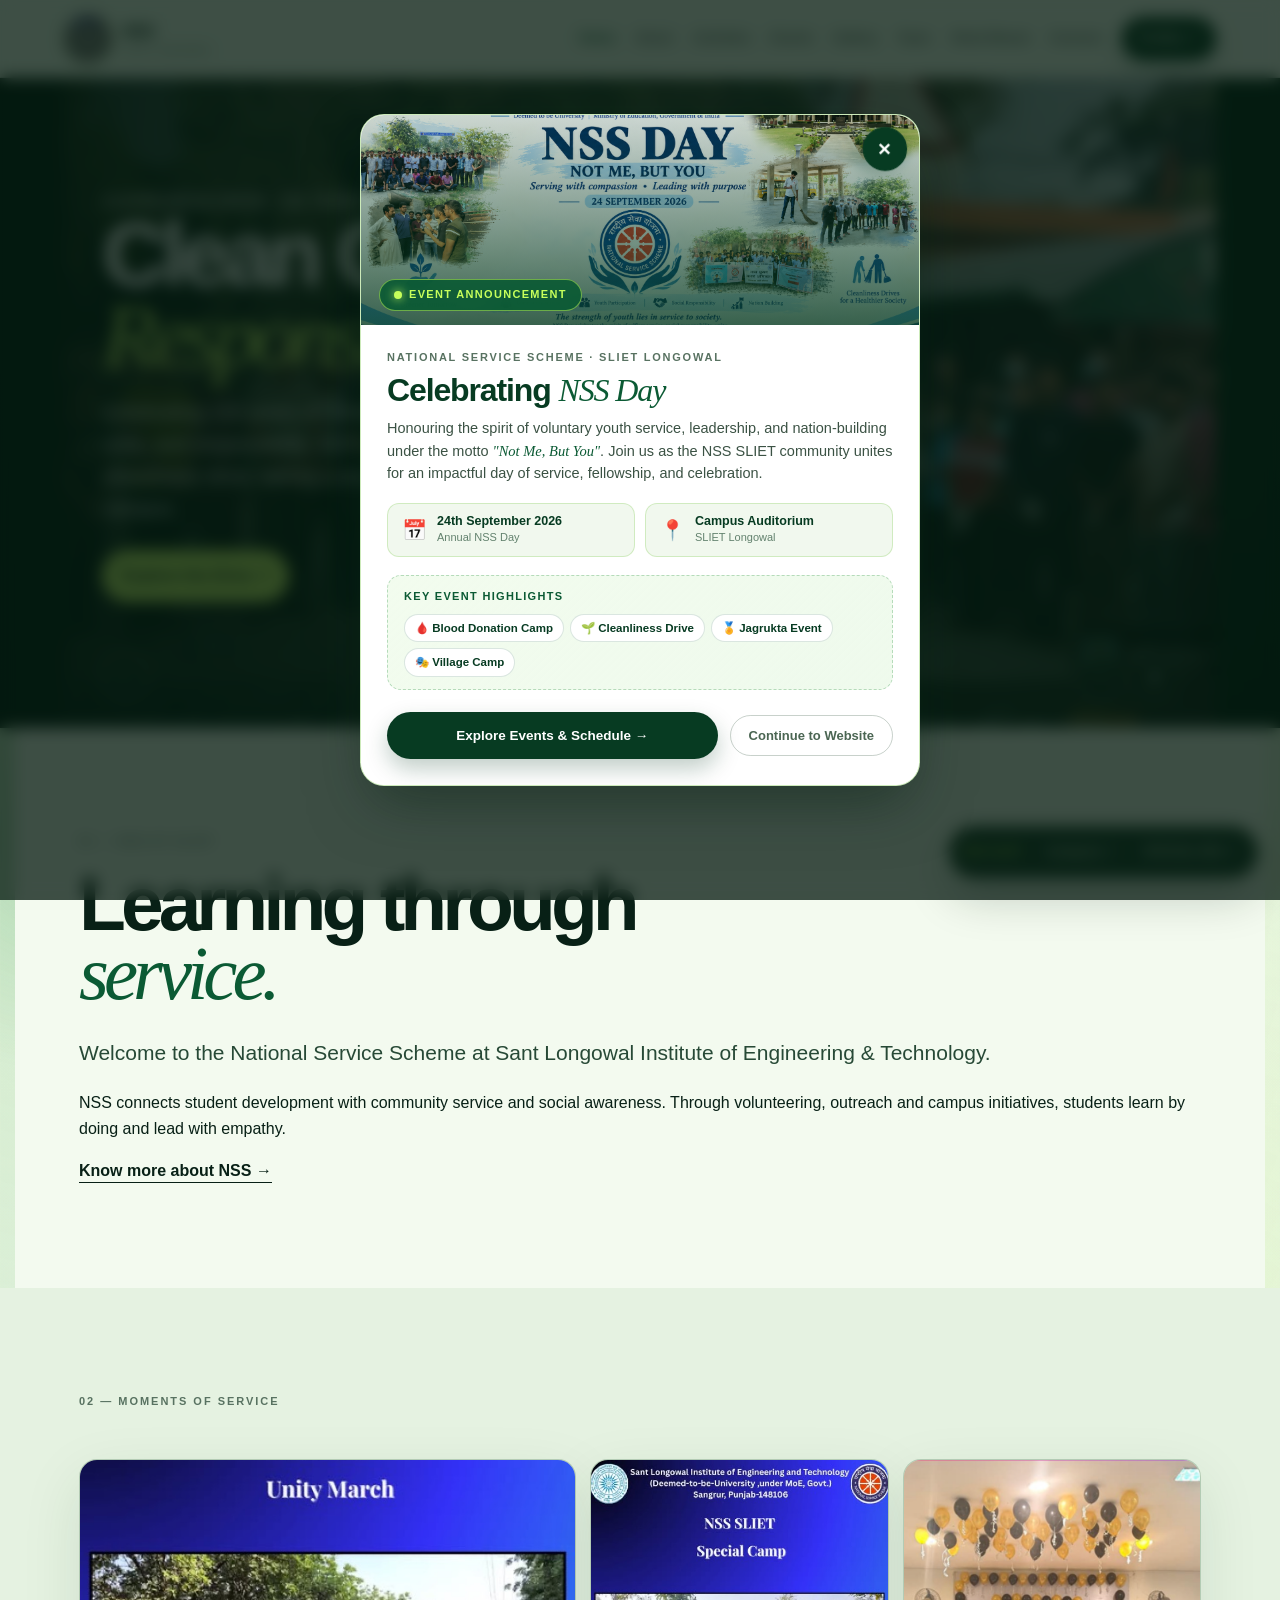
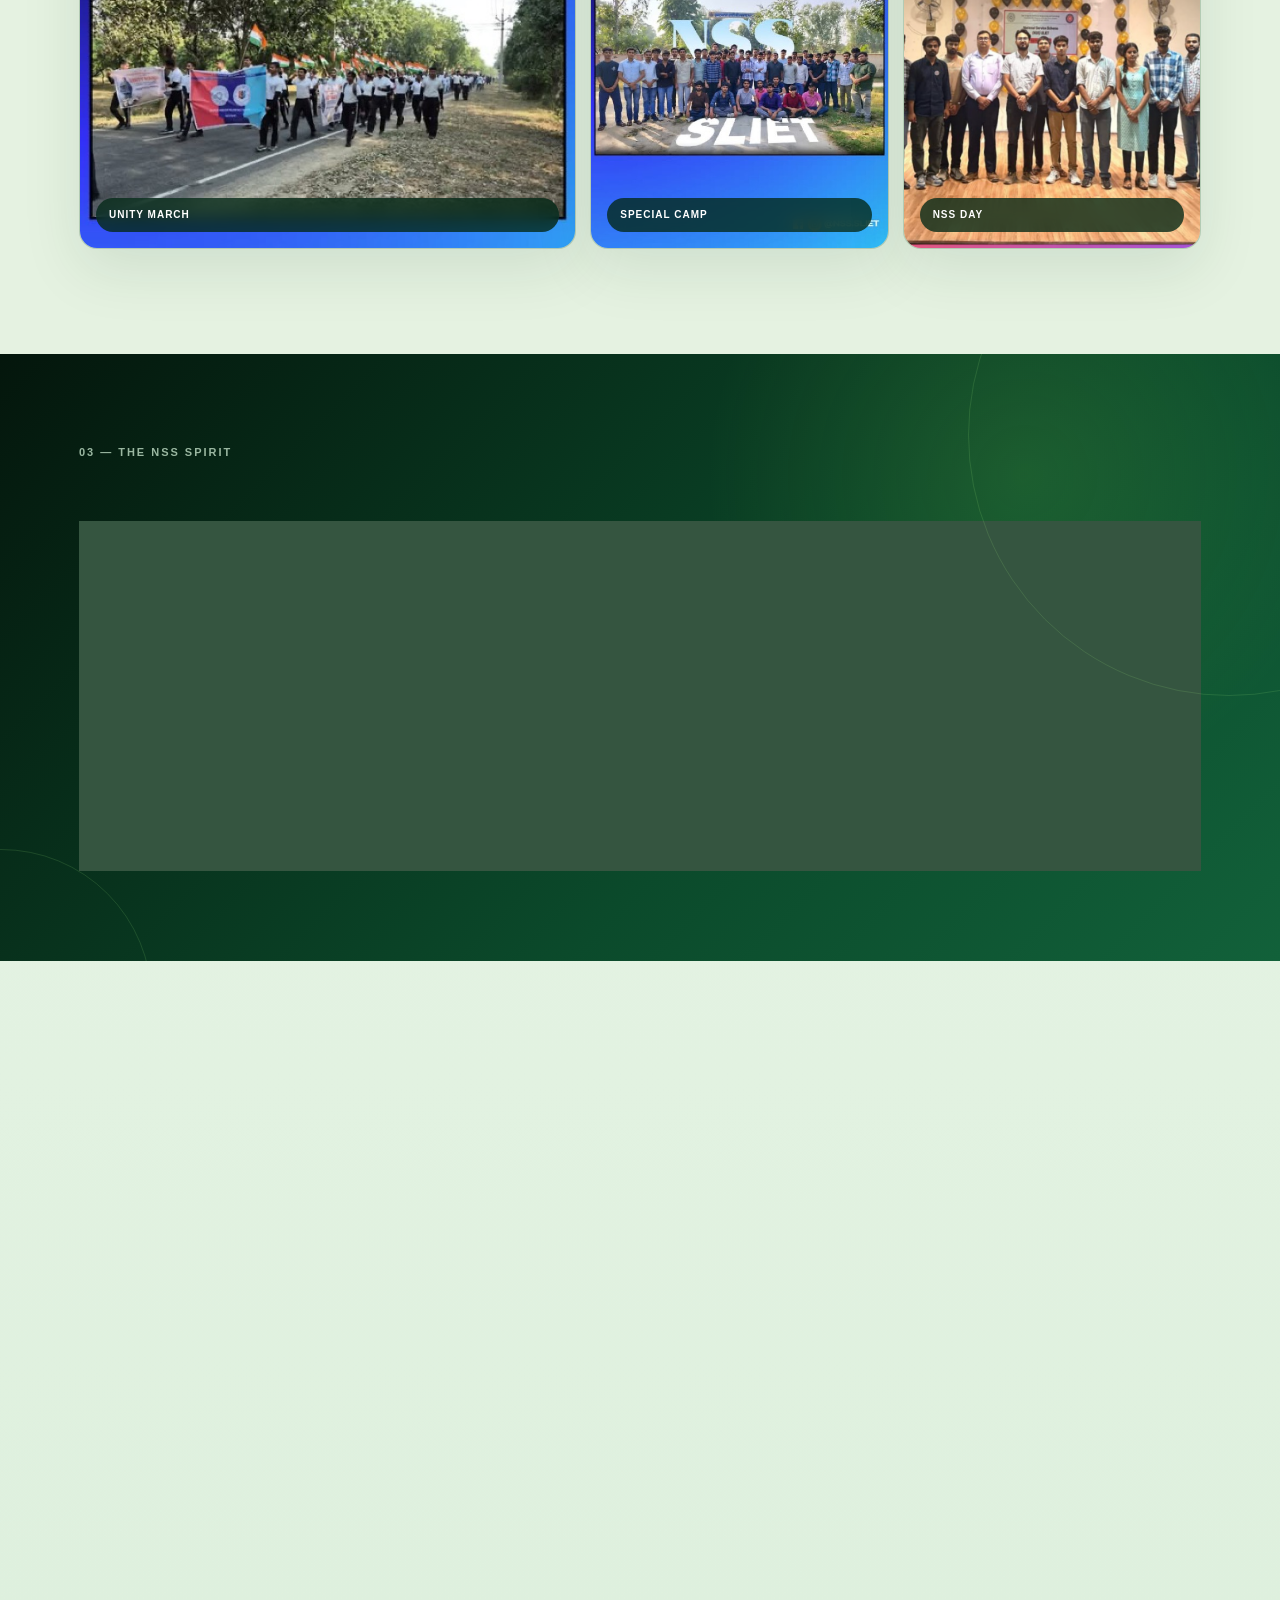
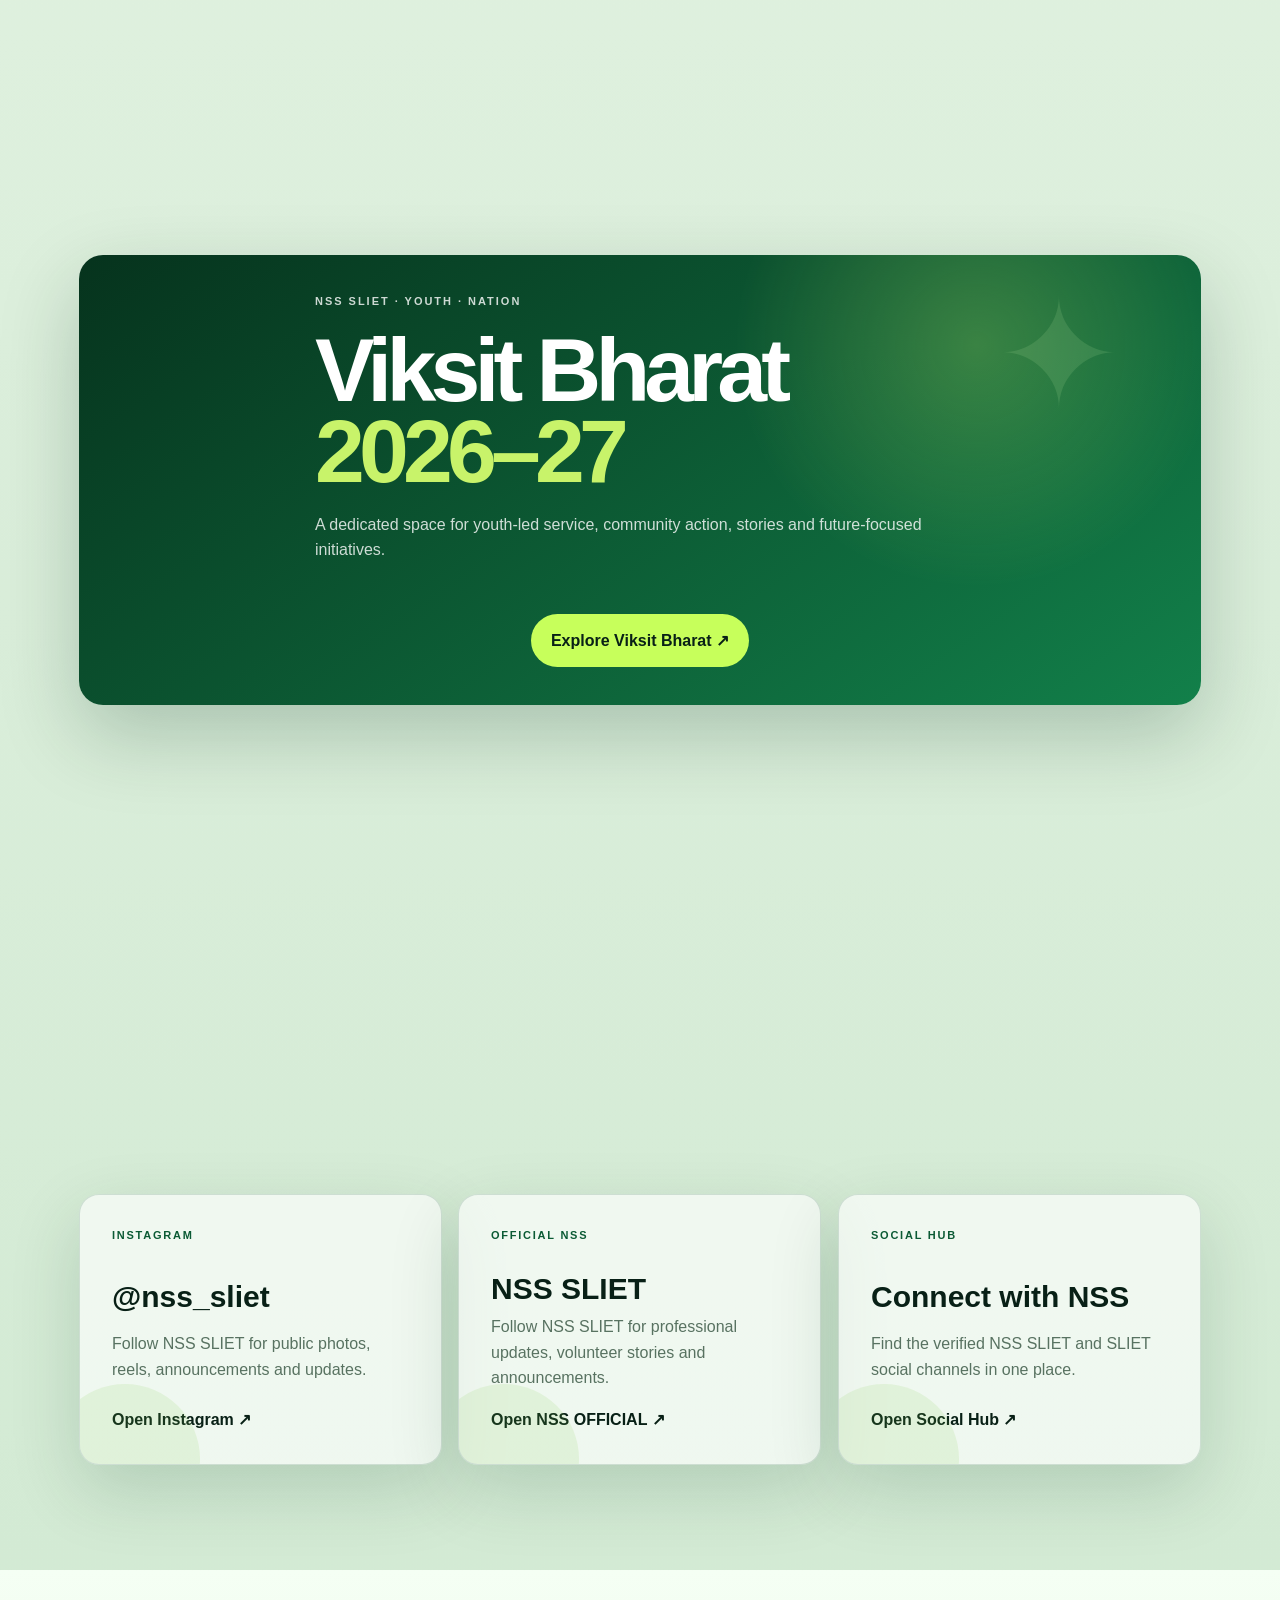
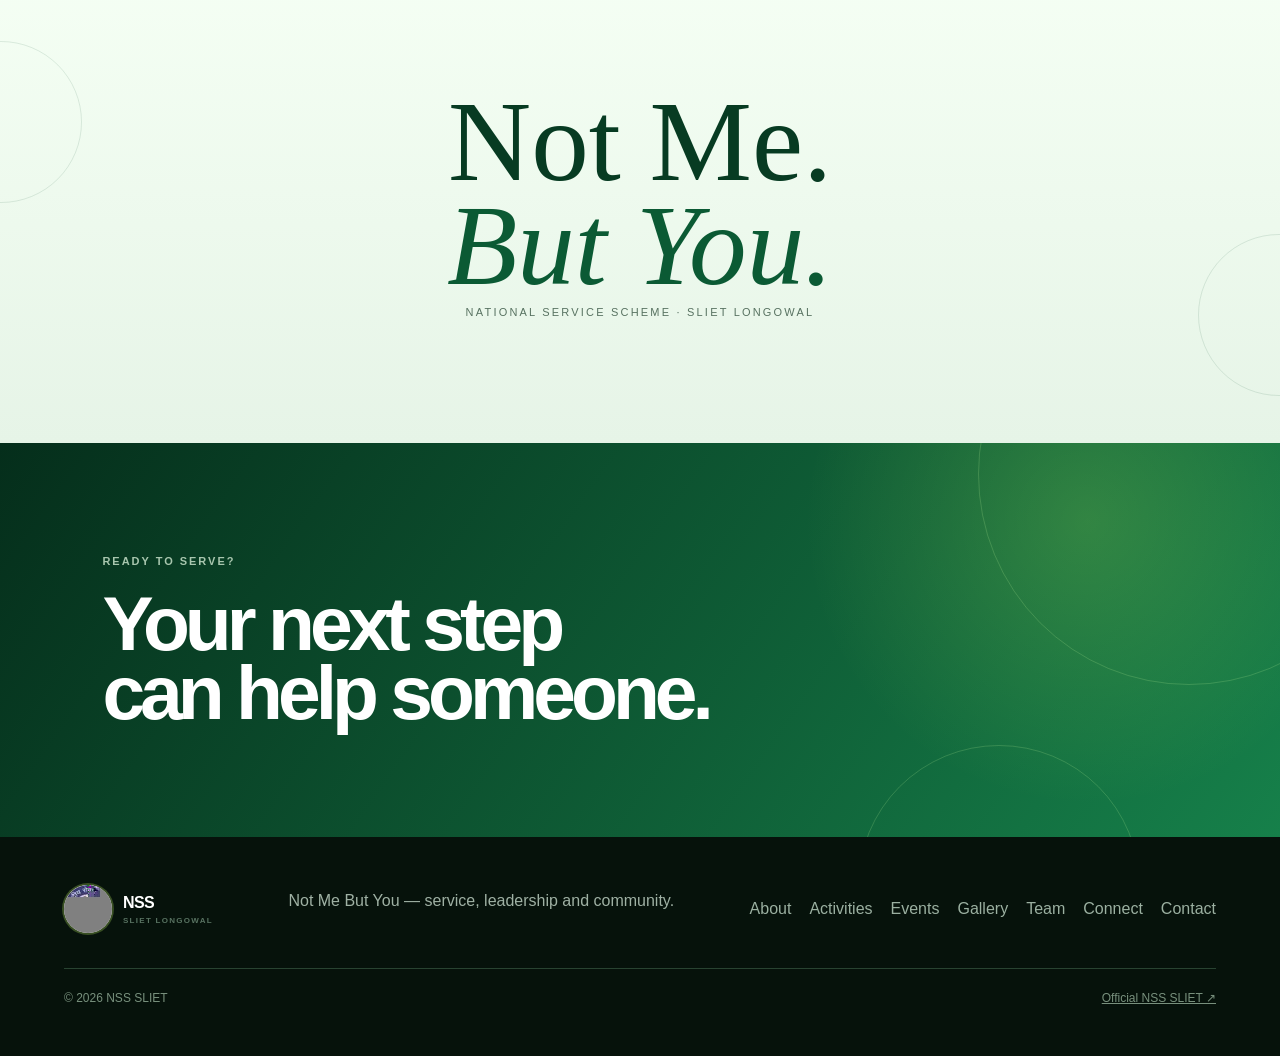
<file: index.html>
<!doctype html>
<html lang="en">
<head>
  <meta charset="utf-8" />
  <meta name="viewport" content="width=device-width, initial-scale=1" />
  <meta name="theme-color" content="#063b24" />
  <meta name="description" content="NSS SLIET Longowal — National Service Scheme, community service and student volunteering." />
  <title>NSS SLIET | National Service Scheme</title>
  <link rel="icon" href="assets/logo.jpeg" type="image/jpeg" />
  <link rel="stylesheet" href="styles.css" />
  <link rel="stylesheet" href="enhancements.css" />
  <link rel="stylesheet" href="css/modern.css" />
  <link rel="stylesheet" href="css/nss-greenery.css" />
  <link rel="stylesheet" href="css/event-popup.css" />
</head>
<body class="nss-greenery">
  <div class="nss-nature-layer" aria-hidden="true">
    <span class="nss-leaf"></span>
    <span class="nss-leaf"></span>
    <span class="nss-leaf"></span>
    <span class="nss-leaf"></span>
  </div>
  <div class="page-leaves" aria-hidden="true">
    <span>🌿</span>
    <span>🍃</span>
    <span>🌱</span>
    <span>🍃</span>
    <span>🌿</span>
  </div>
  <div class="scroll-progress" aria-hidden="true"></div>

  <header class="site-header">
    <a class="brand" href="index.html" aria-label="NSS SLIET home">
      <img src="assets/logo.jpeg" alt="NSS SLIET official logo" />
      <span>NSS <small>SLIET LONGOWAL</small></span>
    </a>
    <button class="menu-btn" type="button" aria-label="Open navigation" aria-expanded="false">☰</button>
    <nav class="nav" aria-label="Primary navigation">
      <a class="active" href="index.html">Home</a>
      <a href="about.html">About</a>
      <a href="activities.html">Activities</a>
      <a href="events.html">Events</a>
      <a href="gallery.html">Gallery</a>
      <a href="team.html">Team</a>
      <a href="viksit-bharat-2026-27.html">Viksit Bharat</a>
      <a href="social.html">Connect</a>
      <a class="nav-cta" href="volunteer.html">Profiles ↗</a>
    </nav>
  </header>

  <main>
    <section class="nss-home-slider" aria-label="NSS SLIET photo highlights">
      <div class="nss-home-slides">


        <article class="nss-home-slide">
  <img src="assets/photos/cleanliness-drive.jpg" 
     alt="NSS SLIET volunteers participating in a cleanliness drive" 
     style="width: 90%; height: 50%; display: block; margin: 0 auto;" />

  <div class="nss-slide-content">
    <div class="nss-slide-kicker">
      CLEANLINESS DRIVE · 150 YEARS OF VANDE MATARAM
    </div>

    <h1>
      Clean Campus,<br />
      <em>Responsible Citizens.</em>
    </h1>

    <p>
      Celebrating 150 years of Vande Mataram through the spirit of service,
      unity, and responsibility. NSS volunteers came together for a
      cleanliness drive, taking a step towards a cleaner and greener campus.
    </p>

    <a class="slider-button" href="events.html">
      Explore the Drive ↗
    </a>
  </div>
</article>


        <article class="nss-home-slide">
  <img src="assets/photos/nss-day.jpg" alt="NSS SLIET volunteers celebrating NSS Day" 
  style="width: 65%; height: 50%; display: block; margin: 0 auto;" />
  <div class="nss-slide-content">
    <div class="nss-slide-kicker">NATIONAL SERVICE SCHEME · NSS DAY</div>
    <h1>Celebrating<br /><em>NSS Day.</em></h1>
    <p>Celebrating the spirit of voluntary service, community engagement, and youth leadership on NSS Day.</p>
    <a class="slider-button" href="events.html">Explore NSS Activities ↗</a>
  </div>
</article>

        <article class="nss-home-slide is-active">
          <img src="assets/photos/instagram/pre-rdc-camp-2026-27.jpeg" alt="NSS Pre-Republic Day Parade Camp 2026-27 announcement" />
          <div class="nss-slide-content">
            <div class="nss-slide-kicker">NSS PRE-RDC CAMP · 2026–27</div>
            <h1>Step up.<br /><em>Serve. Represent.</em></h1>
            <p>University selection for the NSS Pre-Republic Day Parade Camp is scheduled for October 2026. Volunteer to represent SLIET, Punjab and India.</p>
            <a class="slider-button" href="events.html#pre-rdc">View opportunity ↗</a>
          </div>
        </article>

        <article class="nss-home-slide">
          <img src="assets/photos/instagram/unity-march.jpg" alt="NSS SLIET volunteers participating in the Unity March" />
          <div class="nss-slide-content">
            <div class="nss-slide-kicker">VIKSIT BHARAT YOUNG LEADERS DIALOGUE · 2027</div>
            <h1>Ideas for a<br /><em>Viksit Bharat.</em></h1>
            <p>A My Bharat national quiz opportunity for young leaders.</p>
            <a class="slider-button" href="https://mybharat.gov.in/quizzes/yuva/detail/uHzkZ9NIN0AdlPVjogfWMg/" target="_blank" rel="noopener">Open My Bharat ↗</a>
          </div>
        </article>

        <article class="nss-home-slide">
          <img src="assets/photos/instagram/special-camp.jpg" alt="NSS SLIET volunteers at a special camp" />
          <div class="nss-slide-content">
            <div class="nss-slide-kicker">VILLAGE OUTREACH · NSS SPECIAL CAMP</div>
            <h1>Learn. Serve.<br /><em>Connect.</em></h1>
            <p>Seven days of community outreach, cleanliness drives, awareness programmes and cultural activities—made possible by NSS volunteers.</p>
            <a class="slider-button" href="events.html#village-camp">Explore the camp ↗</a>
          </div>
        </article>

        <article class="nss-home-slide">
          <img src="assets/photos/instagram/nss-day.jpg" alt="NSS SLIET volunteers celebrating NSS Day" />
          <div class="nss-slide-content">
            <div class="nss-slide-kicker">MY BHARAT QUIZ · YOUTH PARTICIPATION</div>
            <h1>Know India.<br /><em>Build India.</em></h1>
            <p>Explore current My Bharat quizzes and challenges that connect civic knowledge with youth participation.</p>
            <a class="slider-button" href="https://mybharat.gov.in/Gov/Department/mera-yuva-bharat-mybharat/quiz" target="_blank" rel="noopener">Explore quizzes ↗</a>
          </div>
        </article>

        <article class="nss-home-slide">
          <img src="assets/photos/instagram/nss-day.jpg" alt="NSS SLIET volunteers celebrating NSS Day" />
          <div class="nss-slide-content">
            <div class="nss-slide-kicker">80TH INDEPENDENCE DAY · 2026</div>
            <h1>Freedom.<br /><em>Responsibility.</em></h1>
            <p>A national spotlight on the 80th Independence Day, celebrating youth, service, civic awareness and the journey towards Viksit Bharat 2047.</p>
            <a class="slider-button" href="events.html#independence-day">Explore event ↗</a>
          </div>
        </article>
      </div>

      <div class="nss-slider-controls">
        <div class="nss-slider-arrows">
          <button class="nss-slider-arrow" type="button" data-slider-prev aria-label="Previous slide">←</button>
        </div>
        <div class="nss-slider-dots" role="tablist" aria-label="Choose slide">
          <button class="nss-slider-dot is-active" type="button" data-slider-dot="0" aria-label="Slide 1"></button>
          <button class="nss-slider-dot" type="button" data-slider-dot="1" aria-label="Slide 2"></button>
          <button class="nss-slider-dot" type="button" data-slider-dot="2" aria-label="Slide 3"></button>
          <button class="nss-slider-dot" type="button" data-slider-dot="3" aria-label="Slide 4"></button>
          <button class="nss-slider-dot" type="button" data-slider-dot="4" aria-label="Slide 5"></button>
        </div>
        <div class="nss-slider-arrows">
          <button class="nss-slider-arrow" type="button" data-slider-next aria-label="Next slide">→</button>
          <button class="nss-slider-arrow nss-slider-toggle" type="button" data-slider-toggle aria-label="Pause automatic slides" aria-pressed="false">Ⅱ</button>
        </div>
      </div>
      <p class="nss-slide-count" aria-hidden="true"><span data-slide-current>01</span><i></i>05</p>
      <p class="sr-only" data-slider-status aria-live="polite">Slide 1 of 5</p>
    </section>

    <section class="section nss-home-intro">
      <div class="nss-home-intro-inner">
        <div>
          <div class="section-label">01 — NSS AT SLIET</div>
          <h2>Learning through<br /><em>service.</em></h2>
        </div>
        <div>
          <p class="lead">Welcome to the National Service Scheme at Sant Longowal Institute of Engineering &amp; Technology.</p>
          <p>NSS connects student development with community service and social awareness. Through volunteering, outreach and campus initiatives, students learn by doing and lead with empathy.</p>
          <a class="text-link" href="about.html">Know more about NSS →</a>
        </div>
      </div>
    </section>

    <section class="nss-photo-strip-section">
      <div class="section">
        <div class="section-label">02 — MOMENTS OF SERVICE</div>
        <div class="nss-photo-strip">
          <figure>
            <img src="assets/photos/instagram/unity-march.jpg" alt="NSS SLIET volunteers at the Unity March" />
            <figcaption>UNITY MARCH</figcaption>
          </figure>
          <figure>
            <img src="assets/photos/instagram/special-camp.jpg" alt="NSS SLIET special camp group photograph" />
            <figcaption>SPECIAL CAMP</figcaption>
          </figure>
          <figure>
            <img src="assets/photos/instagram/nss-day.jpg" alt="NSS SLIET NSS Day group photograph" />
            <figcaption>NSS DAY</figcaption>
          </figure>
        </div>
      </div>
    </section>

    <section class="dark-section impact-section">
      <div class="section section-pad">
        <div class="section-label light">03 — THE NSS SPIRIT</div>
        <div class="impact-grid">
          <article class="reveal nss-reveal">
            <span>01</span>
            <h3>Community<br />Service</h3>
            <p>Volunteering that responds to community needs and creates meaningful experience.</p>
          </article>
          <article class="reveal nss-reveal">
            <span>02</span>
            <h3>Youth<br />Leadership</h3>
            <p>Teamwork, responsibility, confidence and leadership developed through participation.</p>
          </article>
          <article class="reveal nss-reveal">
            <span>03</span>
            <h3>Social<br />Awareness</h3>
            <p>Health, education, environment and civic initiatives encourage responsible citizenship.</p>
          </article>
        </div>
      </div>
    </section>

    <section class="section">
      <div class="section-head reveal nss-reveal">
        <div>
          <div class="section-label">04 — CURRENT HIGHLIGHTS</div>
          <h2>See what’s<br /><em>happening now.</em></h2>
        </div>
        <a class="text-link" href="activities.html">All activities →</a>
      </div>
      <div class="cards three">
        <article class="activity reveal nss-reveal">
          <span>OCTOBER 2026</span>
          <h3>NSS Pre-RDC Camp</h3>
          <p>University selection for the Pre-Republic Day Parade Camp 2026–27—an opportunity for volunteers to serve and represent.</p>
          <a href="events.html#pre-rdc" class="card-arrow">View opportunity ↗</a>
        </article>
        <article class="activity reveal nss-reveal">
          <span>MY BHARAT</span>
          <h3>Quiz &amp; Challenges</h3>
          <p>National quizzes and challenges connect youth with civic knowledge, participation and the Viksit Bharat journey.</p>
          <a href="events.html" class="card-arrow">Explore My Bharat ↗</a>
        </article>
        <article class="activity reveal nss-reveal">
          <span>COMMUNITY OUTREACH</span>
          <h3>Village Special Camp</h3>
          <p>Community outreach, cleanliness drives, awareness programmes and cultural activities come together through NSS volunteer action.</p>
          <a href="events.html#village-camp" class="card-arrow">Read the story ↗</a>
        </article>
      </div>
    </section>

    <section class="section">
      <div class="nss-viksit-card nss-reveal">
        <div>
          <p class="eyebrow">NSS SLIET · YOUTH · NATION</p>
          <h2>Viksit Bharat<br /><span>2026–27</span></h2>
          <p>A dedicated space for youth-led service, community action, stories and future-focused initiatives.</p>
        </div>
        <a class="btn btn-light" href="viksit-bharat-2026-27.html">Explore Viksit Bharat ↗</a>
      </div>
    </section>

    <section class="section social-home">
      <div class="section-head reveal nss-reveal">
        <div>
          <div class="section-label">05 — FOLLOW THE MOVEMENT</div>
          <h2>NSS SLIET<br /><em>online.</em></h2>
        </div>
        <a class="text-link" href="social.html">All social links →</a>
      </div>
      <div class="cards three">
        <a class="activity social-card reveal nss-reveal" href="https://www.instagram.com/nss_sliet/" target="_blank" rel="noopener">
          <span>INSTAGRAM</span>
          <h3>@nss_sliet</h3>
          <p>Follow NSS SLIET for public photos, reels, announcements and updates.</p>
          <strong>Open Instagram ↗</strong>
        </a>
        <a class="activity social-card reveal nss-reveal" href="https://sliet.ac.in/nss/" target="_blank" rel="noopener">
          <span>OFFICIAL NSS</span>
          <h3>NSS SLIET</h3>
          <p>Follow NSS SLIET for professional updates, volunteer stories and announcements.</p>
          <strong>Open NSS OFFICIAL ↗</strong>
        </a>
        <a class="activity social-card reveal nss-reveal" href="social.html">
          <span>SOCIAL HUB</span>
          <h3>Connect with NSS</h3>
          <p>Find the verified NSS SLIET and SLIET social channels in one place.</p>
          <strong>Open Social Hub ↗</strong>
        </a>
      </div>
    </section>

    <section class="quote reveal nss-reveal">
      <p>Not Me.<br /><em>But You.</em></p>
      <span>NATIONAL SERVICE SCHEME · SLIET LONGOWAL</span>
    </section>

    <section class="join">
      <div class="join-copy reveal nss-reveal">
        <p class="eyebrow">READY TO SERVE?</p>
        <h2>Your next step<br />can help someone.</h2>
      </div>
      <div class="join-actions reveal nss-reveal">
        <a class="btn btn-light" href="volunteer.html">View profiles ↗</a>
        <a class="join-link" href="https://www.instagram.com/nss_sliet/" target="_blank" rel="noopener">Follow @nss_sliet →</a>
      </div>
    </section>
  </main>

  <footer>
    <div class="footer-main">
      <div class="brand">
        <img src="assets/logo.jpeg" alt="NSS SLIET official logo" />
        <span>NSS <small>SLIET LONGOWAL</small></span>
      </div>
      <p>Not Me But You — service, leadership and community.</p>
      <div class="footer-links">
        <a href="about.html">About</a>
        <a href="activities.html">Activities</a>
        <a href="events.html">Events</a>
        <a href="gallery.html">Gallery</a>
        <a href="team.html">Team</a>
        <a href="social.html">Connect</a>
        <a href="contact.html">Contact</a>
      </div>
    </div>
    <div class="footer-bottom">
      <span>© 2026 NSS SLIET</span>
      <a href="https://sliet.ac.in/nss/" target="_blank" rel="noopener">Official NSS SLIET ↗</a>
    </div>
  </footer>

  <!-- NSS Day Event Announcement Pop-up Screen -->
  <div id="nssEventPopup" class="nss-popup-overlay" role="dialog" aria-modal="true" aria-labelledby="nssPopupTitle" aria-hidden="true">
    <div class="nss-popup-card">
      <!-- Cross Tab Button to Cut/Close the Pop-up -->
      <button id="nssPopupCloseBtn" class="nss-popup-close-btn" type="button" aria-label="Close event announcement" title="Close announcement">
        <span aria-hidden="true">&times;</span>
      </button>

      <!-- Event Photo & Badge -->
      <div class="nss-popup-media">
        <img src="assets/photos/nss-poster.jpg" alt="NSS SLIET volunteers celebrating NSS Day" loading="eager" />
        <div class="nss-popup-media-overlay"></div>
        <div class="nss-popup-badge">
          <span class="nss-popup-badge-dot"></span>
          <span>Event Announcement</span>
        </div>
      </div>

      <!-- Event Information Content -->
      <div class="nss-popup-body">
        <div class="nss-popup-kicker">National Service Scheme · SLIET Longowal</div>
        <h2 id="nssPopupTitle" class="nss-popup-title">
          Celebrating <em>NSS Day</em>
        </h2>
        <p class="nss-popup-desc">
          Honouring the spirit of voluntary youth service, leadership, and nation-building under the motto <em>"Not Me, But You"</em>. Join us as the NSS SLIET community unites for an impactful day of service, fellowship, and celebration.
        </p>

        <!-- Quick Event Details -->
        <div class="nss-popup-meta">
          <div class="nss-popup-meta-item">
            <span class="nss-popup-meta-icon" aria-hidden="true">📅</span>
            <div class="nss-popup-meta-text">
              <strong>24th September 2026</strong>
              <span>Annual NSS Day</span>
            </div>
          </div>
          <div class="nss-popup-meta-item">
            <span class="nss-popup-meta-icon" aria-hidden="true">📍</span>
            <div class="nss-popup-meta-text">
              <strong>Campus Auditorium</strong>
              <span>SLIET Longowal</span>
            </div>
          </div>
        </div>

        <!-- Event Highlights -->
        <div class="nss-popup-highlights">
          <div class="nss-popup-highlights-title">Key Event Highlights</div>
          <div class="nss-popup-tags">
            <span class="nss-popup-tag">🩸 Blood Donation Camp</span>
            <span class="nss-popup-tag">🌱 Cleanliness Drive</span>
            <span class="nss-popup-tag">🏅 Jagrukta Event</span>
            <span class="nss-popup-tag">🎭 Village Camp</span>
          </div>
        </div>

        <!-- Action Buttons -->
        <div class="nss-popup-actions">
          <a id="nssPopupPrimaryBtn" class="nss-popup-btn-primary" href="events.html">
            Explore Events &amp; Schedule &rarr;
          </a>
          <button id="nssPopupDismissBtn" class="nss-popup-btn-secondary" type="button">
            Continue to Website
          </button>
        </div>
      </div>
    </div>
  </div>

  <!-- Re-open Floating Button (Allows users to view the announcement anytime) -->
  <button id="nssPopupReopenBtn" class="nss-popup-reopen-btn" type="button" aria-label="Open NSS Day Event Announcement">
    <span>🎉</span>
    <span>NSS Day Event</span>
  </button>

  <script src="script.js"></script>
  <script src="js/nss-motion.js"></script>
  <script src="js/event-popup.js"></script>
</body>
</html>
</file>
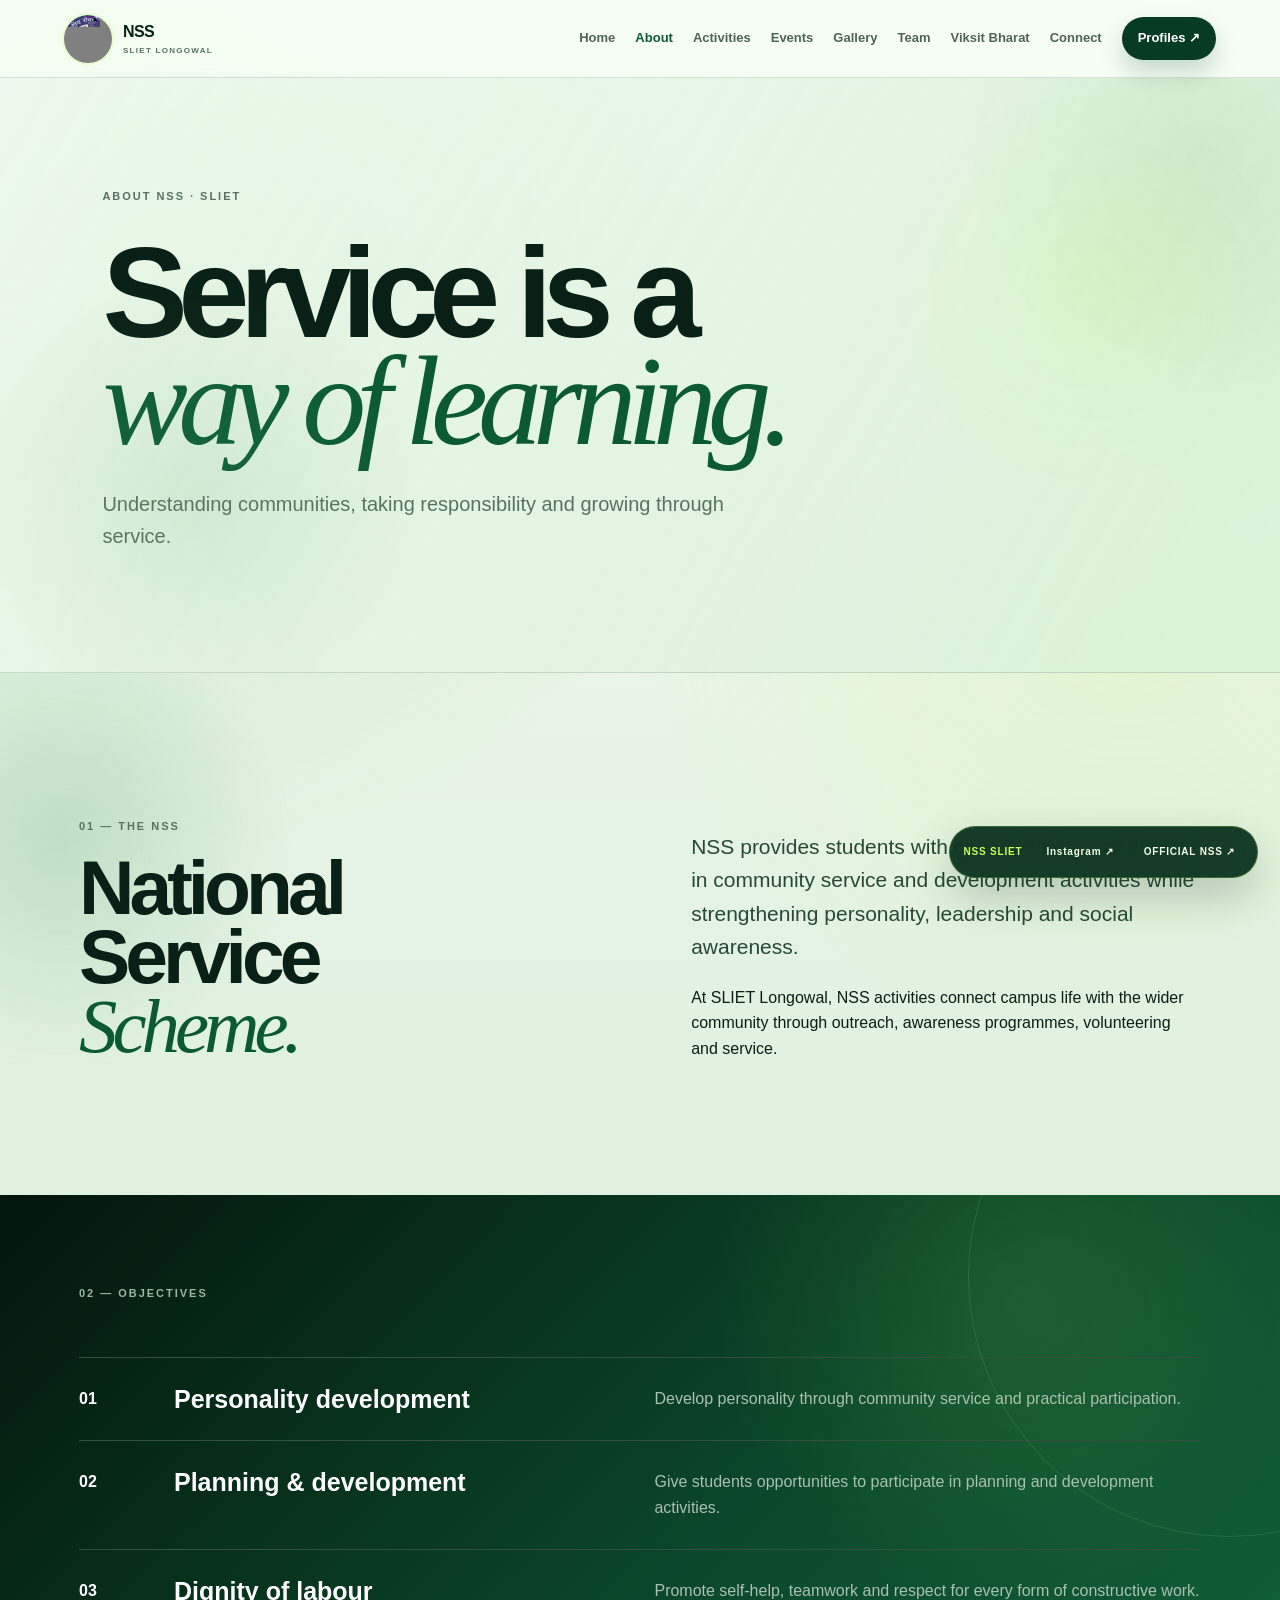
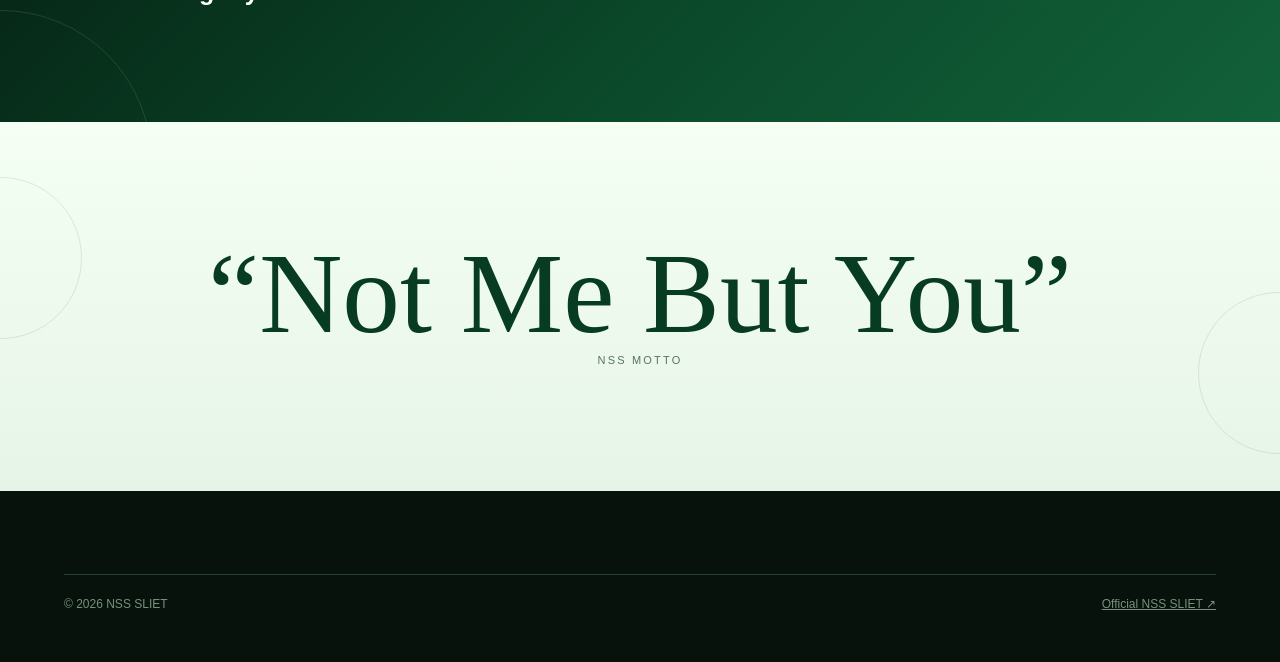
<file: about.html>
<!doctype html>
<html lang="en">
<head>
  <meta charset="utf-8" />
  <meta name="viewport" content="width=device-width, initial-scale=1" />
  <title>About NSS | SLIET</title>
  <link rel="icon" href="assets/logo.jpeg" type="image/jpeg" />
  <link rel="stylesheet" href="styles.css" />
  <link rel="stylesheet" href="enhancements.css" />
  <link rel="stylesheet" href="css/modern.css" />
  <link rel="stylesheet" href="css/nss-greenery.css" />
</head>
<body class="nss-greenery">
  <div class="scroll-progress" aria-hidden="true"></div>
  <header class="site-header">
    <a class="brand" href="index.html" aria-label="NSS SLIET home">
      <img src="assets/logo.jpeg" alt="NSS SLIET official logo" />
      <span>NSS <small>SLIET LONGOWAL</small></span>
    </a>
    <button class="menu-btn" type="button" aria-label="Open menu">☰</button>
    <nav class="nav">
      <a href="index.html">Home</a>
      <a class="active" href="about.html">About</a>
      <a href="activities.html">Activities</a>
      <a href="events.html">Events</a>
      <a href="gallery.html">Gallery</a>
      <a href="team.html">Team</a>
      <a href="viksit-bharat-2026-27.html">Viksit Bharat</a>
      <a href="social.html">Connect</a>
      <a class="nav-cta" href="volunteer.html">Profiles ↗</a>
    </nav>
  </header>

  <main>
    <section class="page-hero nature-hero">
      <div class="leaf-glow" aria-hidden="true"></div>
      <p class="eyebrow">ABOUT NSS · SLIET</p>
      <h1>Service is a<br /><em>way of learning.</em></h1>
      <p>Understanding communities, taking responsibility and growing through service.</p>
    </section>

    <section class="section">
      <div class="two-col">
        <div>
          <div class="section-label">01 — THE NSS</div>
          <h2>National Service<br /><em>Scheme.</em></h2>
        </div>
        <div>
          <p class="lead">NSS provides students with opportunities to participate in community service and development activities while strengthening personality, leadership and social awareness.</p>
          <p>At SLIET Longowal, NSS activities connect campus life with the wider community through outreach, awareness programmes, volunteering and service.</p>
        </div>
      </div>
    </section>

    <section class="dark-section">
      <div class="section section-pad">
        <div class="section-label light">02 — OBJECTIVES</div>
        <div class="number-list">
          <div>
            <b>01</b>
            <h3>Personality development</h3>
            <p>Develop personality through community service and practical participation.</p>
          </div>
          <div>
            <b>02</b>
            <h3>Planning &amp; development</h3>
            <p>Give students opportunities to participate in planning and development activities.</p>
          </div>
          <div>
            <b>03</b>
            <h3>Dignity of labour</h3>
            <p>Promote self-help, teamwork and respect for every form of constructive work.</p>
          </div>
        </div>
      </div>
    </section>

    <section class="quote">
      <p>“Not Me But You”</p>
      <span>NSS MOTTO</span>
    </section>
  </main>

  <footer>
    <div class="footer-bottom">
      <span>© 2026 NSS SLIET</span>
      <a href="https://sliet.ac.in/nss/" target="_blank" rel="noopener">Official NSS SLIET ↗</a>
    </div>
  </footer>

  <script src="script.js"></script>
  <script src="js/nss-motion.js"></script>
</body>
</html>
</file>
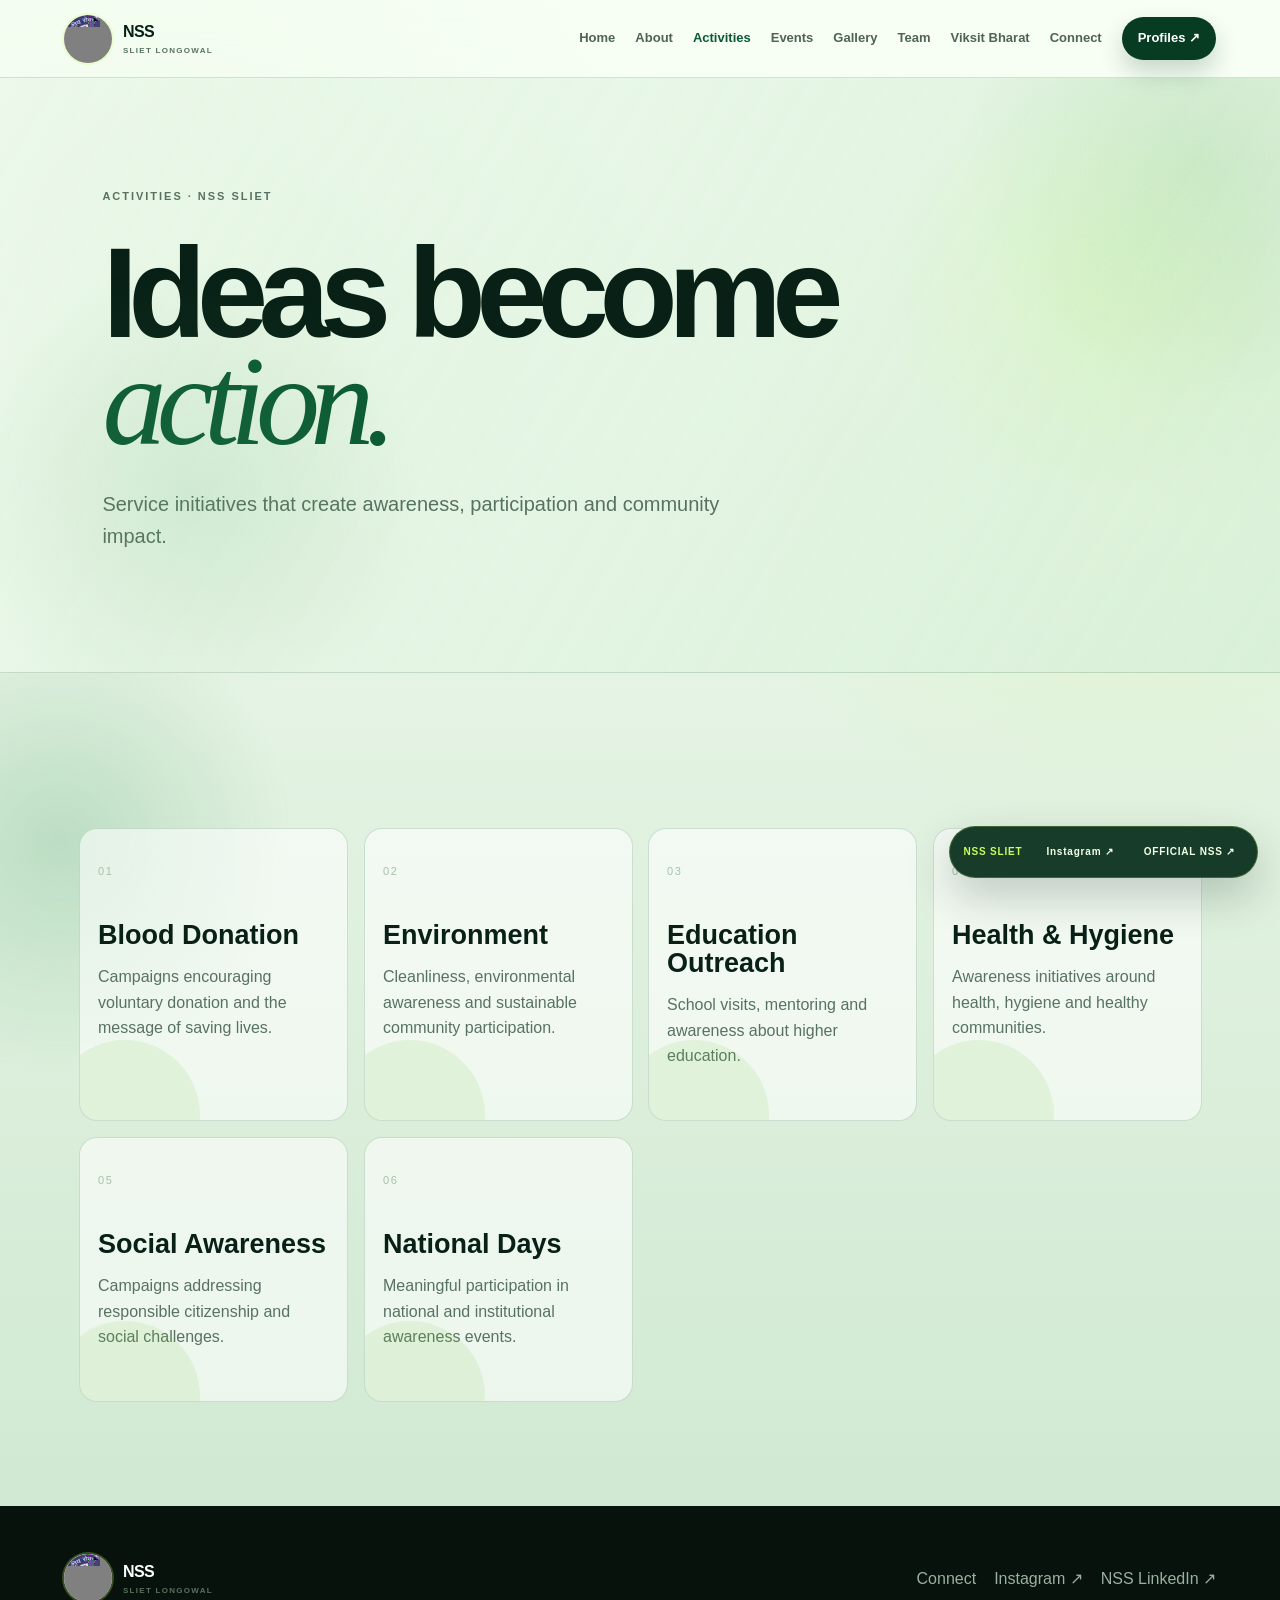
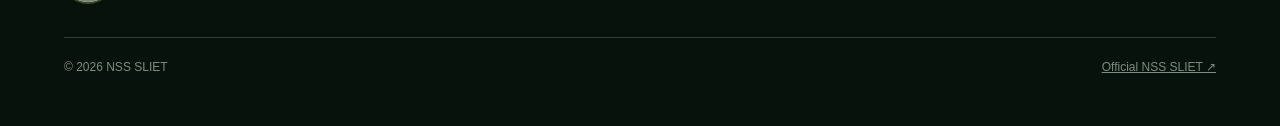
<file: activities.html>
<!doctype html>
<html lang="en">
<head>
  <meta charset="utf-8" />
  <meta name="viewport" content="width=device-width, initial-scale=1" />
  <title>NSS SLIET — Activities</title>
  <link rel="icon" href="assets/logo.jpeg" type="image/jpeg" />
  <link rel="stylesheet" href="styles.css" />
  <link rel="stylesheet" href="enhancements.css" />
  <link rel="stylesheet" href="css/modern.css" />
  <link rel="stylesheet" href="css/nss-greenery.css" />
</head>
<body class="nss-greenery">
  <div class="scroll-progress" aria-hidden="true"></div>
  <header class="site-header">
    <a class="brand" href="index.html" aria-label="NSS SLIET home">
      <img src="assets/logo.jpeg" alt="NSS SLIET official logo" />
      <span>NSS <small>SLIET LONGOWAL</small></span>
    </a>
    <button class="menu-btn" type="button" aria-label="Open menu">☰</button>
    <nav class="nav">
      <a href="index.html">Home</a>
      <a href="about.html">About</a>
      <a class="active" href="activities.html">Activities</a>
      <a href="events.html">Events</a>
      <a href="gallery.html">Gallery</a>
      <a href="team.html">Team</a>
      <a href="viksit-bharat-2026-27.html">Viksit Bharat</a>
      <a href="social.html">Connect</a>
      <a class="nav-cta" href="volunteer.html">Profiles ↗</a>
    </nav>
  </header>

  <main>
    <section class="page-hero nature-hero">
      <div class="leaf-glow" aria-hidden="true"></div>
      <p class="eyebrow">ACTIVITIES · NSS SLIET</p>
      <h1>Ideas become<br /><em>action.</em></h1>
      <p>Service initiatives that create awareness, participation and community impact.</p>
    </section>

    <section class="section">
      <div class="cards four">
        <article class="activity reveal nss-reveal">
          <span>01</span>
          <h3>Blood Donation</h3>
          <p>Campaigns encouraging voluntary donation and the message of saving lives.</p>
        </article>
        <article class="activity reveal nss-reveal">
          <span>02</span>
          <h3>Environment</h3>
          <p>Cleanliness, environmental awareness and sustainable community participation.</p>
        </article>
        <article class="activity reveal nss-reveal">
          <span>03</span>
          <h3>Education Outreach</h3>
          <p>School visits, mentoring and awareness about higher education.</p>
        </article>
        <article class="activity reveal nss-reveal">
          <span>04</span>
          <h3>Health &amp; Hygiene</h3>
          <p>Awareness initiatives around health, hygiene and healthy communities.</p>
        </article>
        <article class="activity reveal nss-reveal">
          <span>05</span>
          <h3>Social Awareness</h3>
          <p>Campaigns addressing responsible citizenship and social challenges.</p>
        </article>
        <article class="activity reveal nss-reveal">
          <span>06</span>
          <h3>National Days</h3>
          <p>Meaningful participation in national and institutional awareness events.</p>
        </article>
      </div>
    </section>
  </main>

  <footer>
    <div class="footer-main">
      <div class="brand">
        <img src="assets/logo.jpeg" alt="NSS SLIET" />
        <span>NSS <small>SLIET LONGOWAL</small></span>
      </div>
      <div class="footer-links">
        <a href="social.html">Connect</a>
        <a href="https://www.instagram.com/nss_sliet/" target="_blank" rel="noopener">Instagram ↗</a>
        <a href="https://www.linkedin.com/company/nss-sliet/" target="_blank" rel="noopener">NSS LinkedIn ↗</a>
      </div>
    </div>
    <div class="footer-bottom">
      <span>© 2026 NSS SLIET</span>
      <a href="https://sliet.ac.in/nss/" target="_blank" rel="noopener">Official NSS SLIET ↗</a>
    </div>
  </footer>

  <script src="script.js"></script>
  <script src="js/nss-motion.js"></script>
</body>
</html>
</file>
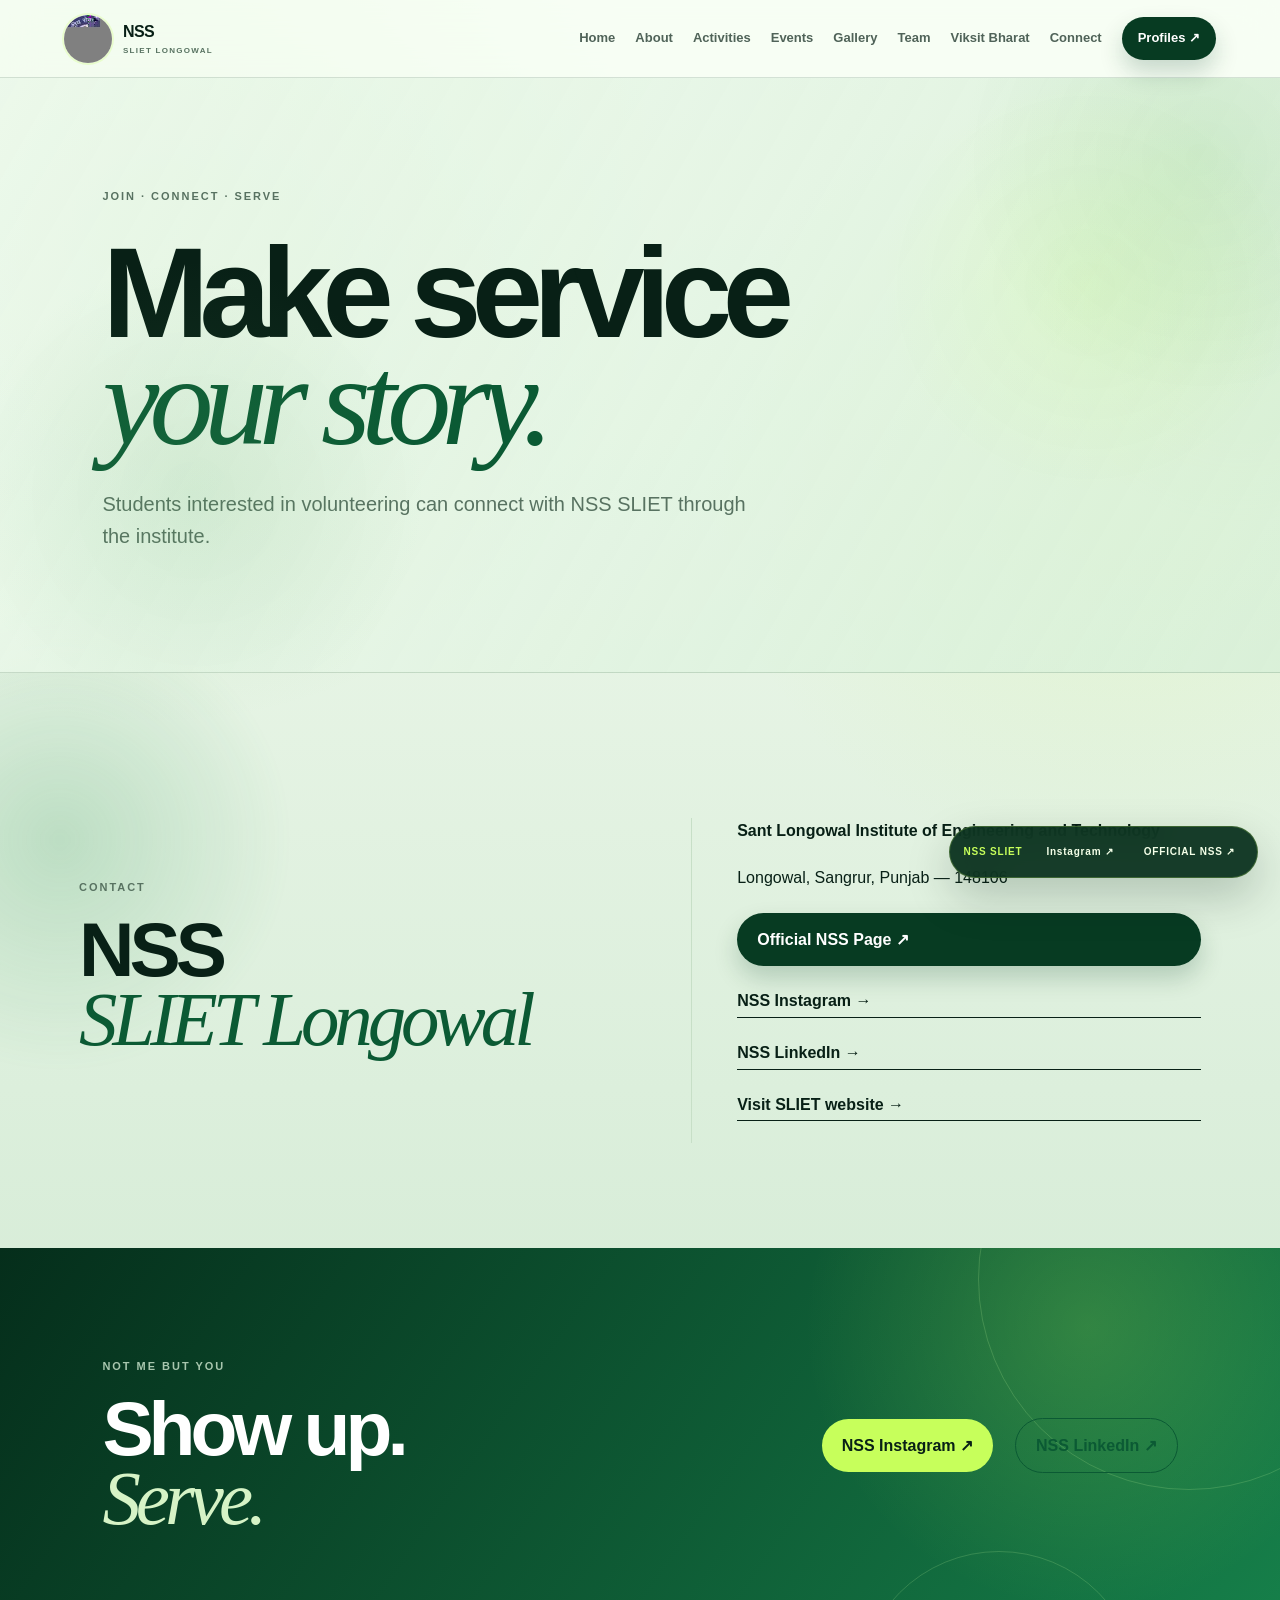
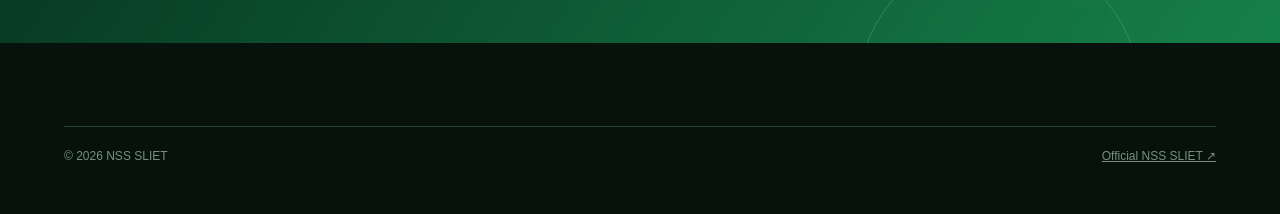
<file: contact.html>
<!doctype html>
<html lang="en">
<head>
  <meta charset="utf-8" />
  <meta name="viewport" content="width=device-width, initial-scale=1" />
  <title>Contact &amp; Join NSS | SLIET</title>
  <link rel="icon" href="assets/logo.jpeg" type="image/jpeg" />
  <link rel="stylesheet" href="styles.css" />
  <link rel="stylesheet" href="enhancements.css" />
  <link rel="stylesheet" href="css/modern.css" />
  <link rel="stylesheet" href="css/nss-greenery.css" />
</head>
<body class="nss-greenery">
  <div class="scroll-progress" aria-hidden="true"></div>
  <header class="site-header">
    <a class="brand" href="index.html" aria-label="NSS SLIET home">
      <img src="assets/logo.jpeg" alt="NSS SLIET official logo" />
      <span>NSS <small>SLIET LONGOWAL</small></span>
    </a>
    <button class="menu-btn" type="button" aria-label="Open menu">☰</button>
    <nav class="nav">
      <a href="index.html">Home</a>
      <a href="about.html">About</a>
      <a href="activities.html">Activities</a>
      <a href="events.html">Events</a>
      <a href="gallery.html">Gallery</a>
      <a href="team.html">Team</a>
      <a href="viksit-bharat-2026-27.html">Viksit Bharat</a>
      <a href="social.html">Connect</a>
      <a class="nav-cta" href="volunteer.html">Profiles ↗</a>
    </nav>
  </header>

  <main>
    <section class="page-hero nature-hero">
      <div class="leaf-glow" aria-hidden="true"></div>
      <p class="eyebrow">JOIN · CONNECT · SERVE</p>
      <h1>Make service<br /><em>your story.</em></h1>
      <p>Students interested in volunteering can connect with NSS SLIET through the institute.</p>
    </section>

    <section class="section">
      <div class="contact-grid">
        <div>
          <div class="section-label">CONTACT</div>
          <h2>NSS<br /><em>SLIET Longowal</em></h2>
        </div>
        <div class="contact-card">
          <p><strong>Sant Longowal Institute of Engineering and Technology</strong></p>
          <p>Longowal, Sangrur, Punjab — 148106</p>
          <a class="btn btn-dark" href="https://sliet.ac.in/nss/" target="_blank" rel="noopener">Official NSS Page ↗</a>
          <a class="text-link" href="https://www.instagram.com/nss_sliet/" target="_blank" rel="noopener">NSS Instagram →</a>
          <a class="text-link" href="https://www.linkedin.com/company/nss-sliet/" target="_blank" rel="noopener">NSS LinkedIn →</a>
          <a class="text-link" href="https://sliet.ac.in/" target="_blank" rel="noopener">Visit SLIET website →</a>
        </div>
      </div>
    </section>

    <section class="join">
      <div>
        <p class="eyebrow">NOT ME BUT YOU</p>
        <h2>Show up.<br /><em>Serve.</em></h2>
      </div>
      <div class="join-actions">
        <a class="btn btn-light" href="https://www.instagram.com/nss_sliet/" target="_blank" rel="noopener">NSS Instagram ↗</a>
        <a class="btn btn-outline" href="https://www.linkedin.com/company/nss-sliet/" target="_blank" rel="noopener">NSS LinkedIn ↗</a>
      </div>
    </section>
  </main>

  <footer>
    <div class="footer-bottom">
      <span>© 2026 NSS SLIET</span>
      <a href="https://sliet.ac.in/nss/" target="_blank" rel="noopener">Official NSS SLIET ↗</a>
    </div>
  </footer>

  <script src="script.js"></script>
  <script src="js/nss-motion.js"></script>
</body>
</html>
</file>
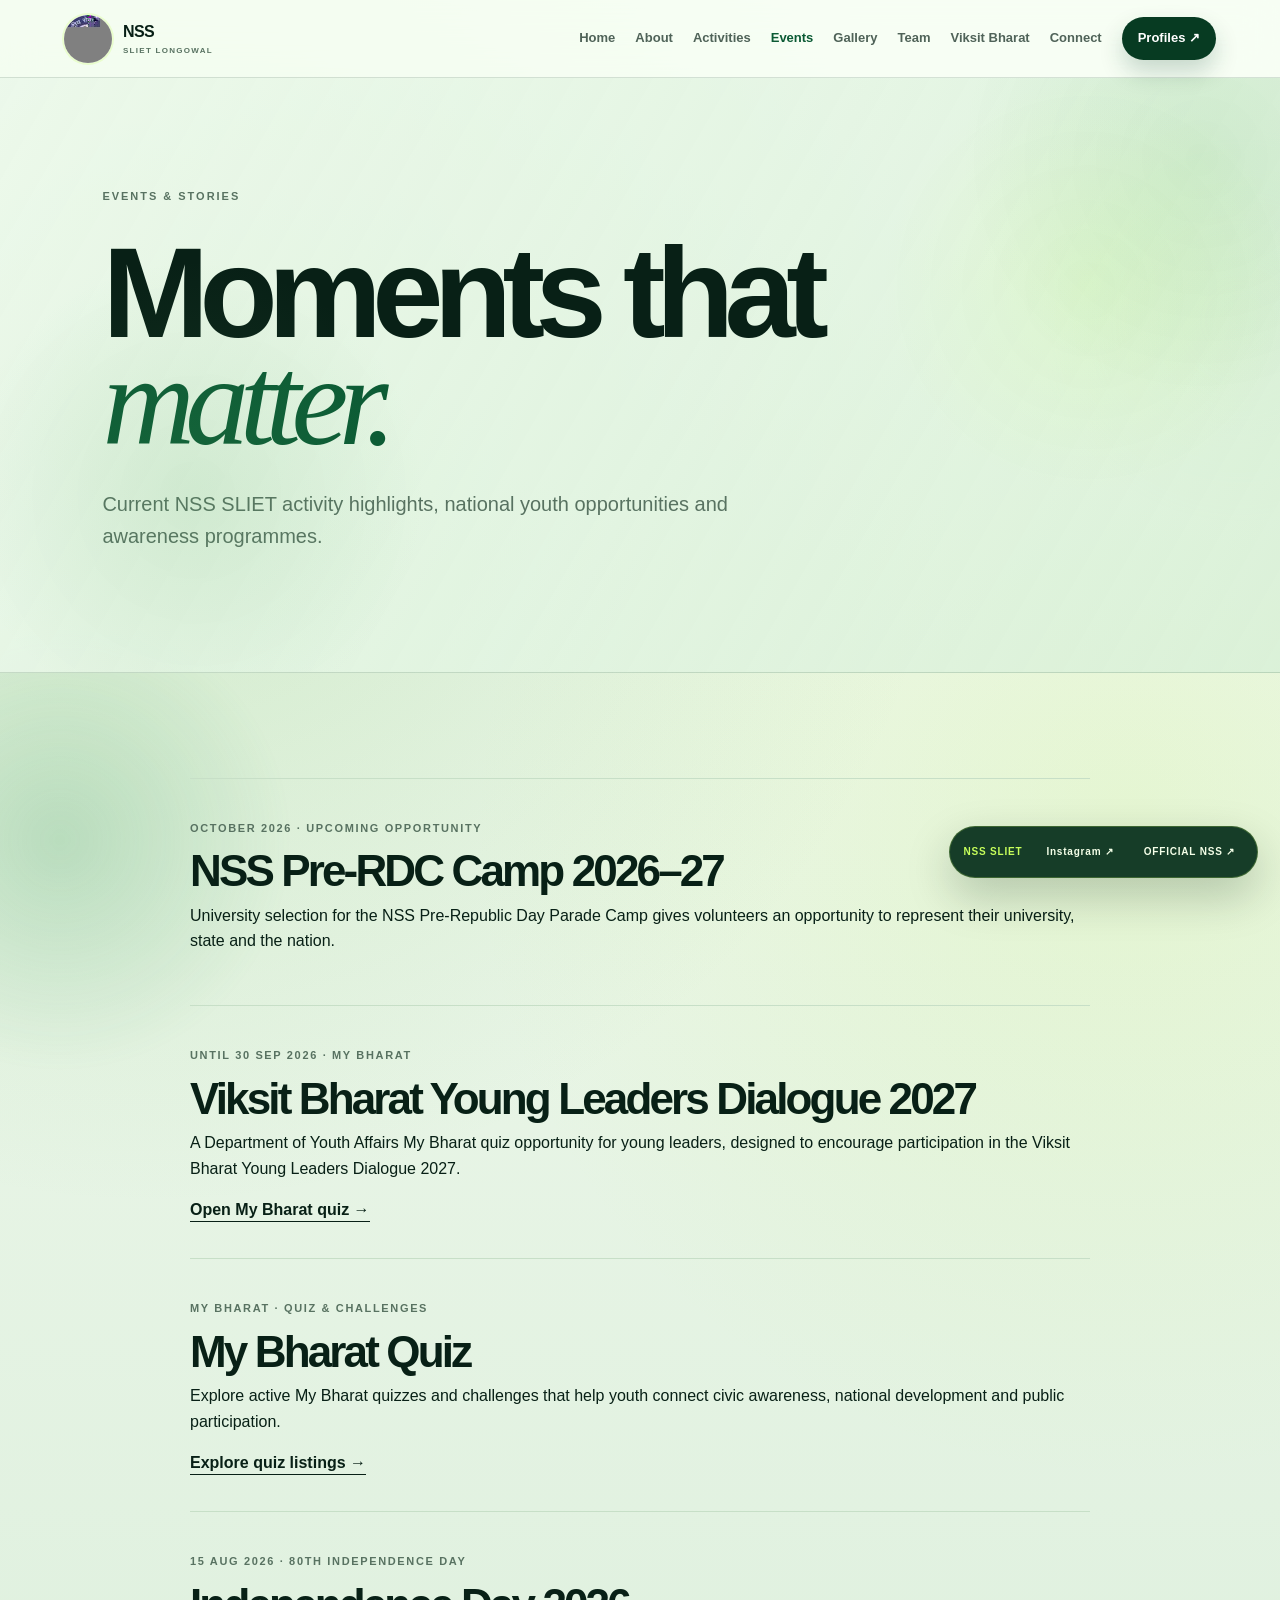
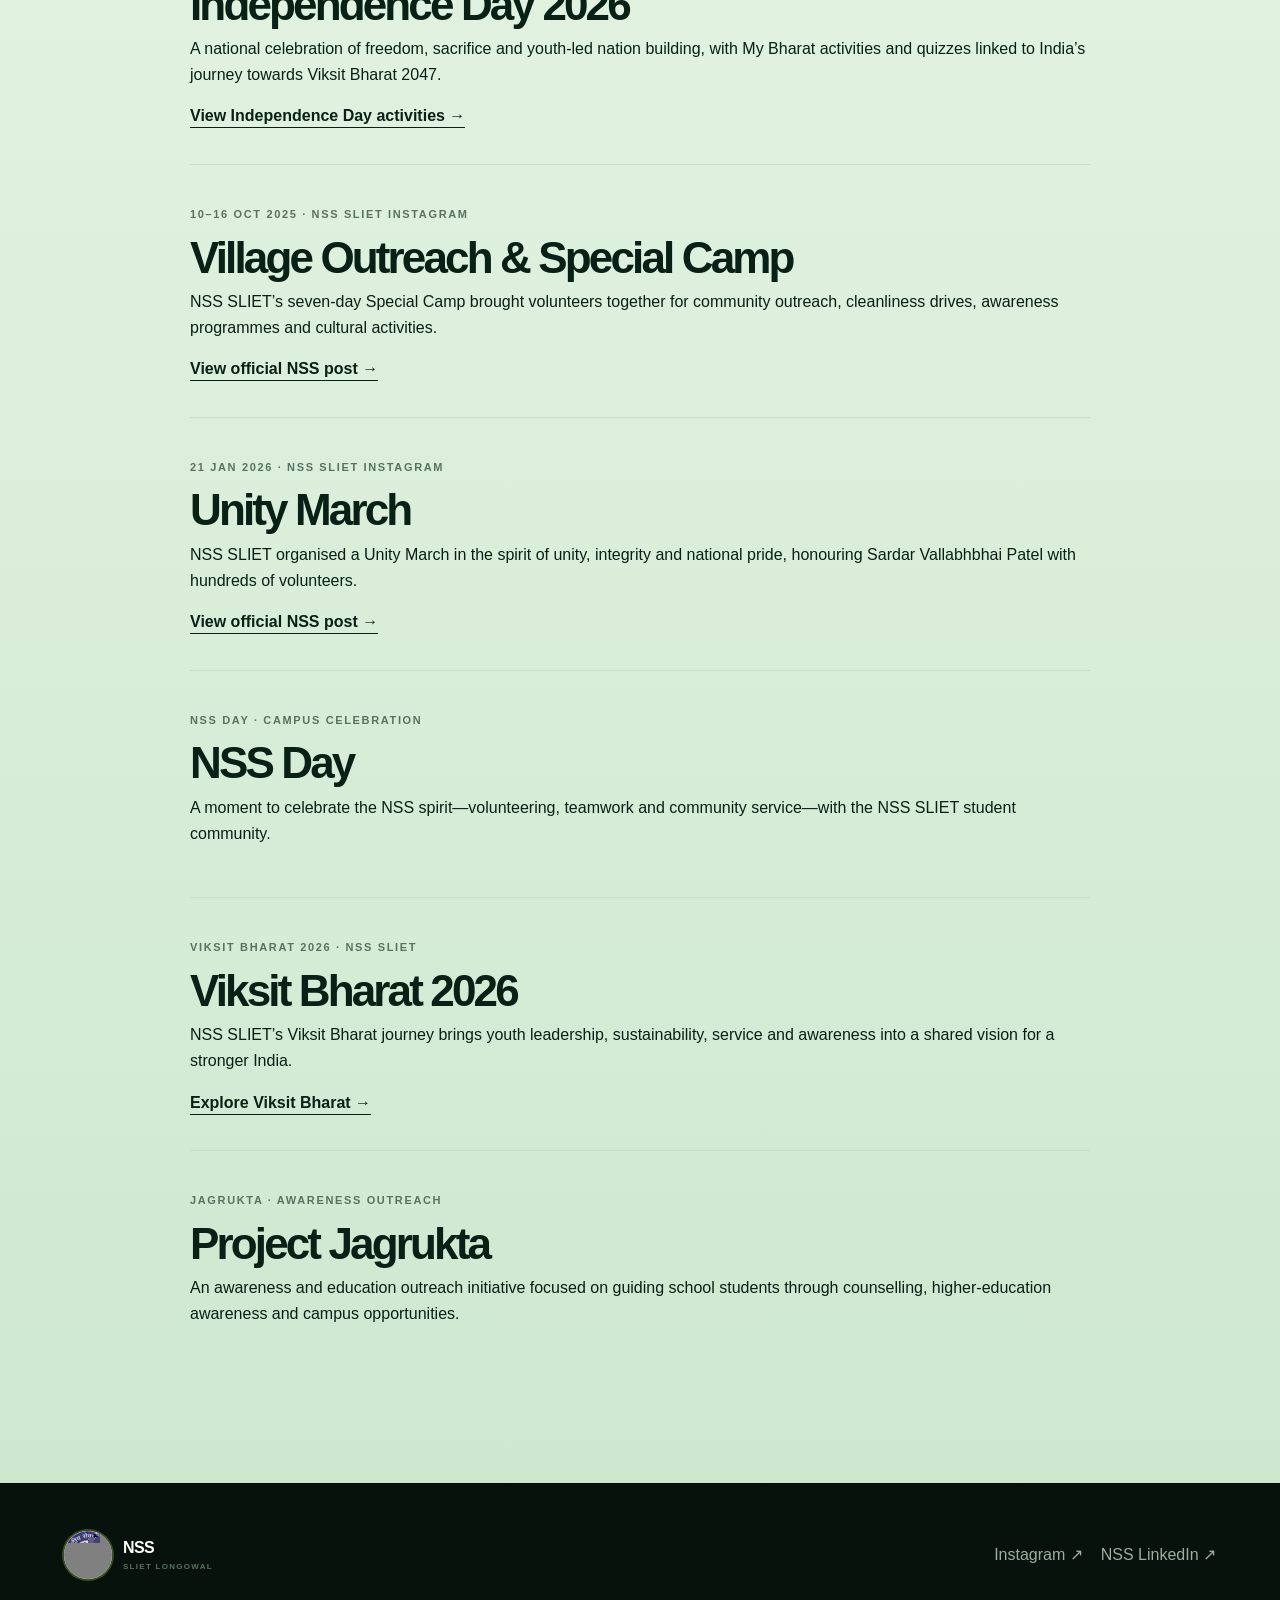
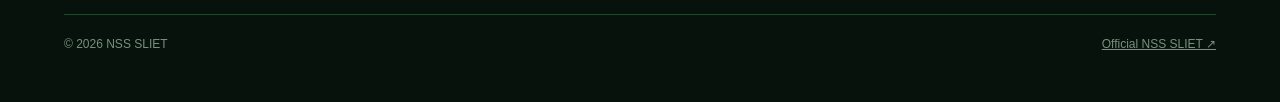
<file: events.html>
<!doctype html>
<html lang="en">
<head>
  <meta charset="utf-8" />
  <meta name="viewport" content="width=device-width, initial-scale=1" />
  <title>NSS SLIET — Events</title>
  <link rel="icon" href="assets/logo.jpeg" type="image/jpeg" />
  <link rel="stylesheet" href="styles.css" />
  <link rel="stylesheet" href="enhancements.css" />
  <link rel="stylesheet" href="css/modern.css" />
  <link rel="stylesheet" href="css/nss-greenery.css" />
</head>
<body class="nss-greenery">
  <div class="scroll-progress" aria-hidden="true"></div>
  <header class="site-header">
    <a class="brand" href="index.html" aria-label="NSS SLIET home">
      <img src="assets/logo.jpeg" alt="NSS SLIET official logo" />
      <span>NSS <small>SLIET LONGOWAL</small></span>
    </a>
    <button class="menu-btn" type="button" aria-label="Open menu">☰</button>
    <nav class="nav">
      <a href="index.html">Home</a>
      <a href="about.html">About</a>
      <a href="activities.html">Activities</a>
      <a class="active" href="events.html">Events</a>
      <a href="gallery.html">Gallery</a>
      <a href="team.html">Team</a>
      <a href="viksit-bharat-2026-27.html">Viksit Bharat</a>
      <a href="social.html">Connect</a>
      <a class="nav-cta" href="volunteer.html">Profiles ↗</a>
    </nav>
  </header>

  <main>
    <section class="page-hero nature-hero">
      <div class="leaf-glow" aria-hidden="true"></div>
      <p class="eyebrow">EVENTS &amp; STORIES</p>
      <h1>Moments that<br /><em>matter.</em></h1>
      <p>Current NSS SLIET activity highlights, national youth opportunities and awareness programmes.</p>
    </section>

    <section class="section">
      <div class="timeline">
        <article class="reveal nss-reveal" id="pre-rdc">
          <span>OCTOBER 2026 · UPCOMING OPPORTUNITY</span>
          <h2>NSS Pre-RDC Camp 2026–27</h2>
          <p>University selection for the NSS Pre-Republic Day Parade Camp gives volunteers an opportunity to represent their university, state and the nation.</p>
        </article>
        <article class="reveal nss-reveal">
          <span>UNTIL 30 SEP 2026 · MY BHARAT</span>
          <h2>Viksit Bharat Young Leaders Dialogue 2027</h2>
          <p>A Department of Youth Affairs My Bharat quiz opportunity for young leaders, designed to encourage participation in the Viksit Bharat Young Leaders Dialogue 2027.</p>
          <a class="text-link" href="https://mybharat.gov.in/Gov/Department/department-of-youth-affairs-01/quiz" target="_blank" rel="noopener">Open My Bharat quiz →</a>
        </article>
        <article class="reveal nss-reveal">
          <span>MY BHARAT · QUIZ &amp; CHALLENGES</span>
          <h2>My Bharat Quiz</h2>
          <p>Explore active My Bharat quizzes and challenges that help youth connect civic awareness, national development and public participation.</p>
          <a class="text-link" href="https://mybharat.gov.in/Gov/Department/mera-yuva-bharat-mybharat/quiz" target="_blank" rel="noopener">Explore quiz listings →</a>
        </article>
        <article class="reveal nss-reveal" id="independence-day">
          <span>15 AUG 2026 · 80TH INDEPENDENCE DAY</span>
          <h2>Independence Day 2026</h2>
          <p>A national celebration of freedom, sacrifice and youth-led nation building, with My Bharat activities and quizzes linked to India’s journey towards Viksit Bharat 2047.</p>
          <a class="text-link" href="https://mybharat.gov.in/pages/independence_day_2026" target="_blank" rel="noopener">View Independence Day activities →</a>
        </article>
        <article class="reveal nss-reveal" id="village-camp">
          <span>10–16 OCT 2025 · NSS SLIET INSTAGRAM</span>
          <h2>Village Outreach &amp; Special Camp</h2>
          <p>NSS SLIET’s seven-day Special Camp brought volunteers together for community outreach, cleanliness drives, awareness programmes and cultural activities.</p>
          <a class="text-link" href="https://www.instagram.com/p/DRIDQoHAfZR/" target="_blank" rel="noopener">View official NSS post →</a>
        </article>
        <article class="reveal nss-reveal">
          <span>21 JAN 2026 · NSS SLIET INSTAGRAM</span>
          <h2>Unity March</h2>
          <p>NSS SLIET organised a Unity March in the spirit of unity, integrity and national pride, honouring Sardar Vallabhbhai Patel with hundreds of volunteers.</p>
          <a class="text-link" href="https://www.instagram.com/p/DTyELLzgZD5/" target="_blank" rel="noopener">View official NSS post →</a>
        </article>
        <article class="reveal nss-reveal">
          <span>NSS DAY · CAMPUS CELEBRATION</span>
          <h2>NSS Day</h2>
          <p>A moment to celebrate the NSS spirit—volunteering, teamwork and community service—with the NSS SLIET student community.</p>
        </article>
        <article class="reveal nss-reveal">
          <span>VIKSIT BHARAT 2026 · NSS SLIET</span>
          <h2>Viksit Bharat 2026</h2>
          <p>NSS SLIET’s Viksit Bharat journey brings youth leadership, sustainability, service and awareness into a shared vision for a stronger India.</p>
          <a class="text-link" href="viksit-bharat-2026-27.html">Explore Viksit Bharat →</a>
        </article>
        <article class="reveal nss-reveal" id="jagrukta">
          <span>JAGRUKTA · AWARENESS OUTREACH</span>
          <h2>Project Jagrukta</h2>
          <p>An awareness and education outreach initiative focused on guiding school students through counselling, higher-education awareness and campus opportunities.</p>
        </article>
      </div>
    </section>
  </main>

  <footer>
    <div class="footer-main">
      <div class="brand">
        <img src="assets/logo.jpeg" alt="NSS SLIET" />
        <span>NSS <small>SLIET LONGOWAL</small></span>
      </div>
      <div class="footer-links">
        <a href="https://www.instagram.com/nss_sliet/" target="_blank" rel="noopener">Instagram ↗</a>
        <a href="https://www.linkedin.com/company/nss-sliet/" target="_blank" rel="noopener">NSS LinkedIn ↗</a>
      </div>
    </div>
    <div class="footer-bottom">
      <span>© 2026 NSS SLIET</span>
      <a href="https://sliet.ac.in/nss/" target="_blank" rel="noopener">Official NSS SLIET ↗</a>
    </div>
  </footer>

  <script src="script.js"></script>
  <script src="js/nss-motion.js"></script>
</body>
</html>
</file>
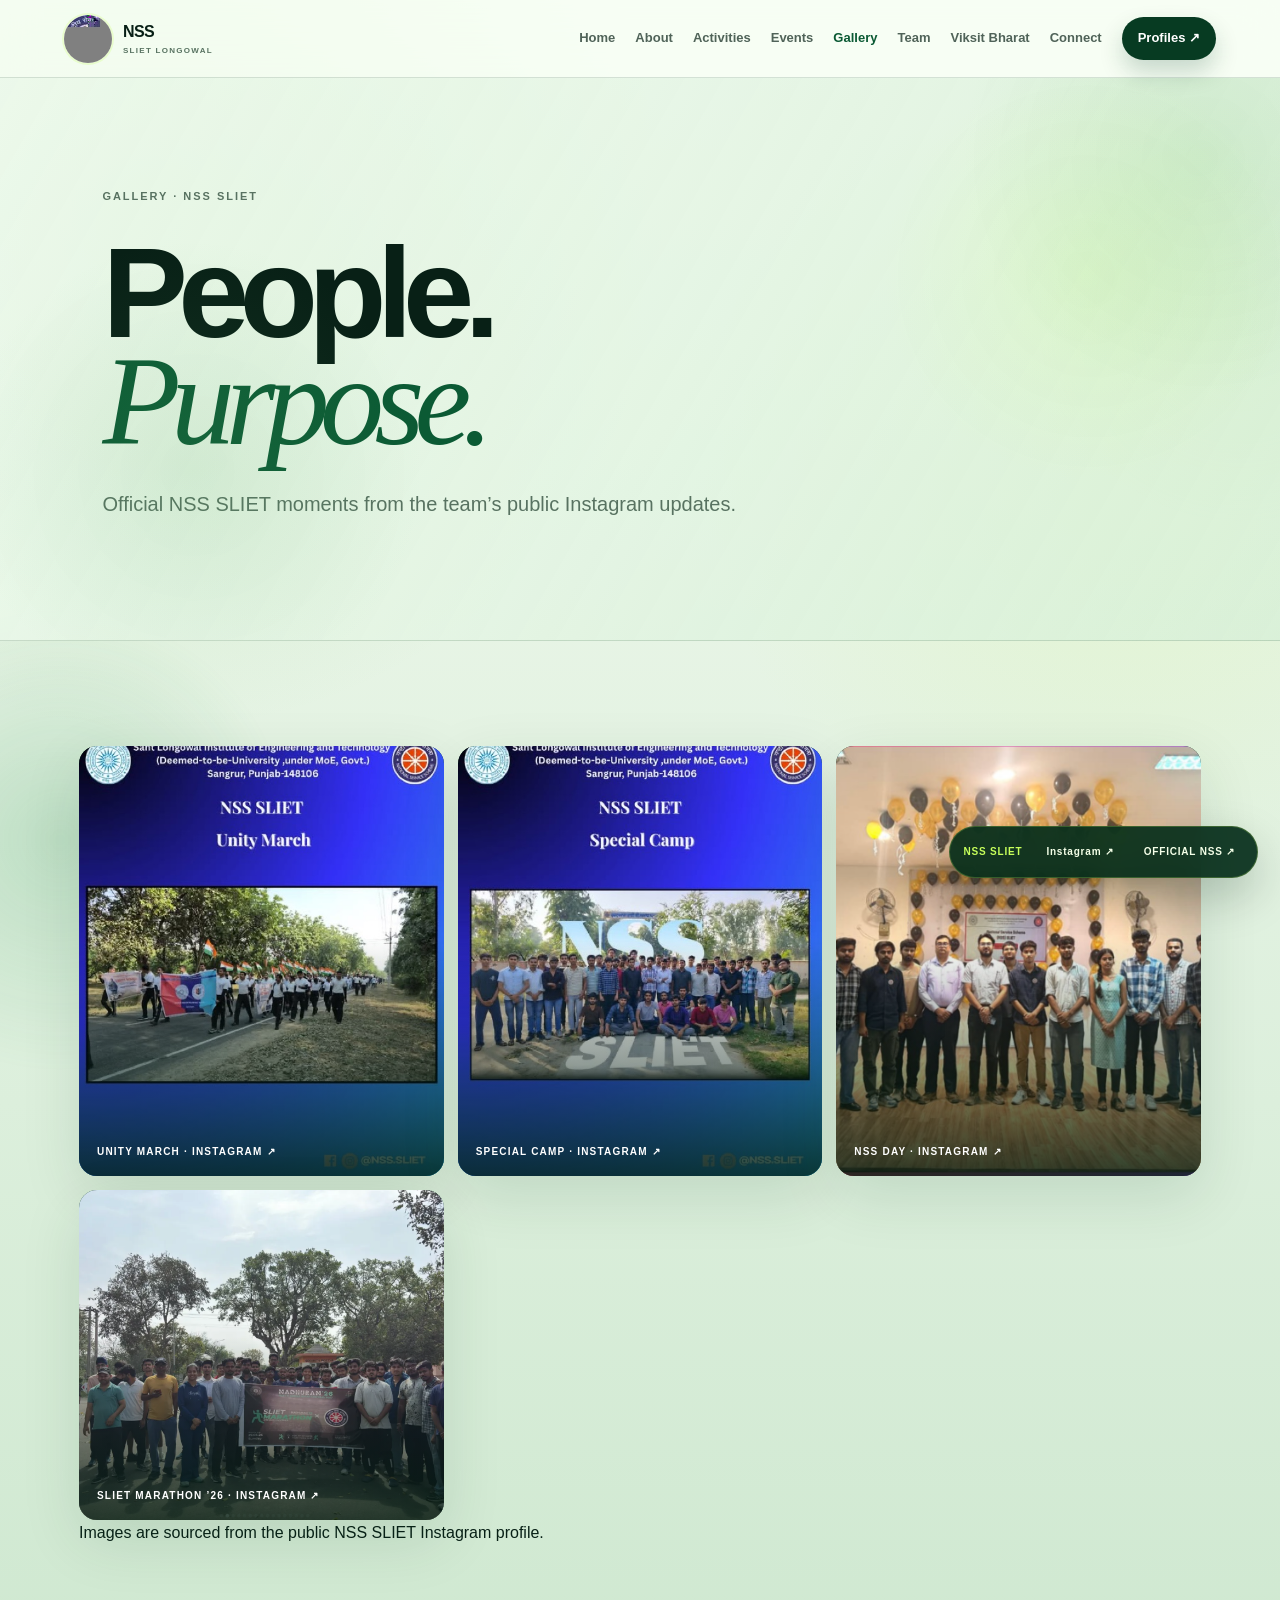
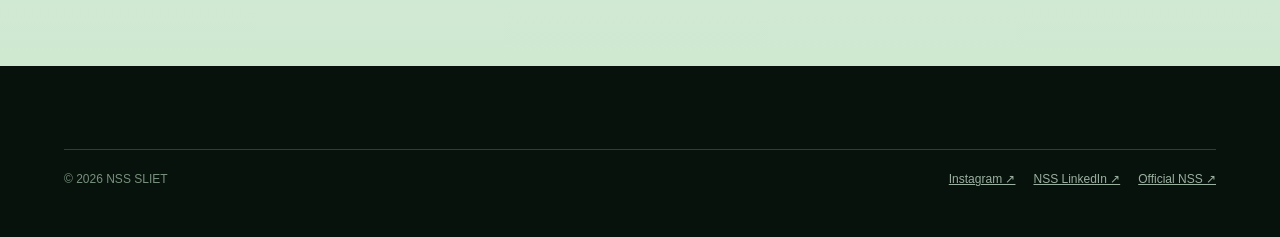
<file: gallery.html>
<!doctype html>
<html lang="en">
<head>
  <meta charset="utf-8" />
  <meta name="viewport" content="width=device-width, initial-scale=1" />
  <title>NSS SLIET — Gallery</title>
  <link rel="icon" href="assets/logo.jpeg" type="image/jpeg" />
  <link rel="stylesheet" href="styles.css" />
  <link rel="stylesheet" href="enhancements.css" />
  <link rel="stylesheet" href="css/modern.css" />
  <link rel="stylesheet" href="css/nss-greenery.css" />
</head>
<body class="nss-greenery">
  <div class="scroll-progress" aria-hidden="true"></div>
  <header class="site-header">
    <a class="brand" href="index.html" aria-label="NSS SLIET home"><img src="assets/logo.jpeg" alt="NSS SLIET official logo" /><span>NSS <small>SLIET LONGOWAL</small></span></a>
    <button class="menu-btn" type="button" aria-label="Open menu" aria-expanded="false">☰</button>
    <nav class="nav"><a href="index.html">Home</a><a href="about.html">About</a><a href="activities.html">Activities</a><a href="events.html">Events</a><a class="active" href="gallery.html">Gallery</a><a href="team.html">Team</a><a href="viksit-bharat-2026-27.html">Viksit Bharat</a><a href="social.html">Connect</a><a class="nav-cta" href="volunteer.html">Profiles ↗</a></nav>
  </header>
  <main>
    <section class="page-hero nature-hero"><div class="leaf-glow" aria-hidden="true"></div><p class="eyebrow">GALLERY · NSS SLIET</p><h1>People.<br /><em>Purpose.</em></h1><p>Official NSS SLIET moments from the team’s public Instagram updates.</p></section>
    <section class="section">
      <div class="gallery-grid">
        <a class="gallery-photo reveal nss-reveal" href="https://www.instagram.com/nss_sliet/" target="_blank" rel="noopener"><img src="assets/photos/instagram/unity-march.jpg" alt="NSS SLIET volunteers participating in the Unity March" /><span>UNITY MARCH · INSTAGRAM ↗</span></a>
        <a class="gallery-photo tall reveal nss-reveal" href="https://www.instagram.com/nss_sliet/" target="_blank" rel="noopener"><img src="assets/photos/instagram/special-camp.jpg" alt="NSS SLIET volunteers at a special camp" /><span>SPECIAL CAMP · INSTAGRAM ↗</span></a>
        <a class="gallery-photo reveal nss-reveal" href="https://www.instagram.com/nss_sliet/" target="_blank" rel="noopener"><img src="assets/photos/instagram/nss-day.jpg" alt="NSS SLIET volunteers celebrating NSS Day" /><span>NSS DAY · INSTAGRAM ↗</span></a>
        <a class="gallery-photo reveal nss-reveal" href="https://www.instagram.com/nss_sliet/" target="_blank" rel="noopener"><img src="assets/photos/instagram/nss-marathon.jpg" alt="NSS SLIET at SLIET Marathon 2026" /><span>SLIET MARATHON ’26 · INSTAGRAM ↗</span></a>
      </div>
      <p class="note">Images are sourced from the public <a href="https://www.instagram.com/nss_sliet/" target="_blank" rel="noopener">NSS SLIET Instagram profile</a>.</p>
    </section>
  </main>
  <footer><div class="footer-bottom"><span>© 2026 NSS SLIET</span><div class="footer-links"><a href="https://www.instagram.com/nss_sliet/" target="_blank" rel="noopener">Instagram ↗</a><a href="https://www.linkedin.com/company/nss-sliet/" target="_blank" rel="noopener">NSS LinkedIn ↗</a><a href="https://sliet.ac.in/nss/" target="_blank" rel="noopener">Official NSS ↗</a></div></div></footer>
  <script src="script.js"></script><script src="js/nss-motion.js"></script>
</body>
</html>
</file>
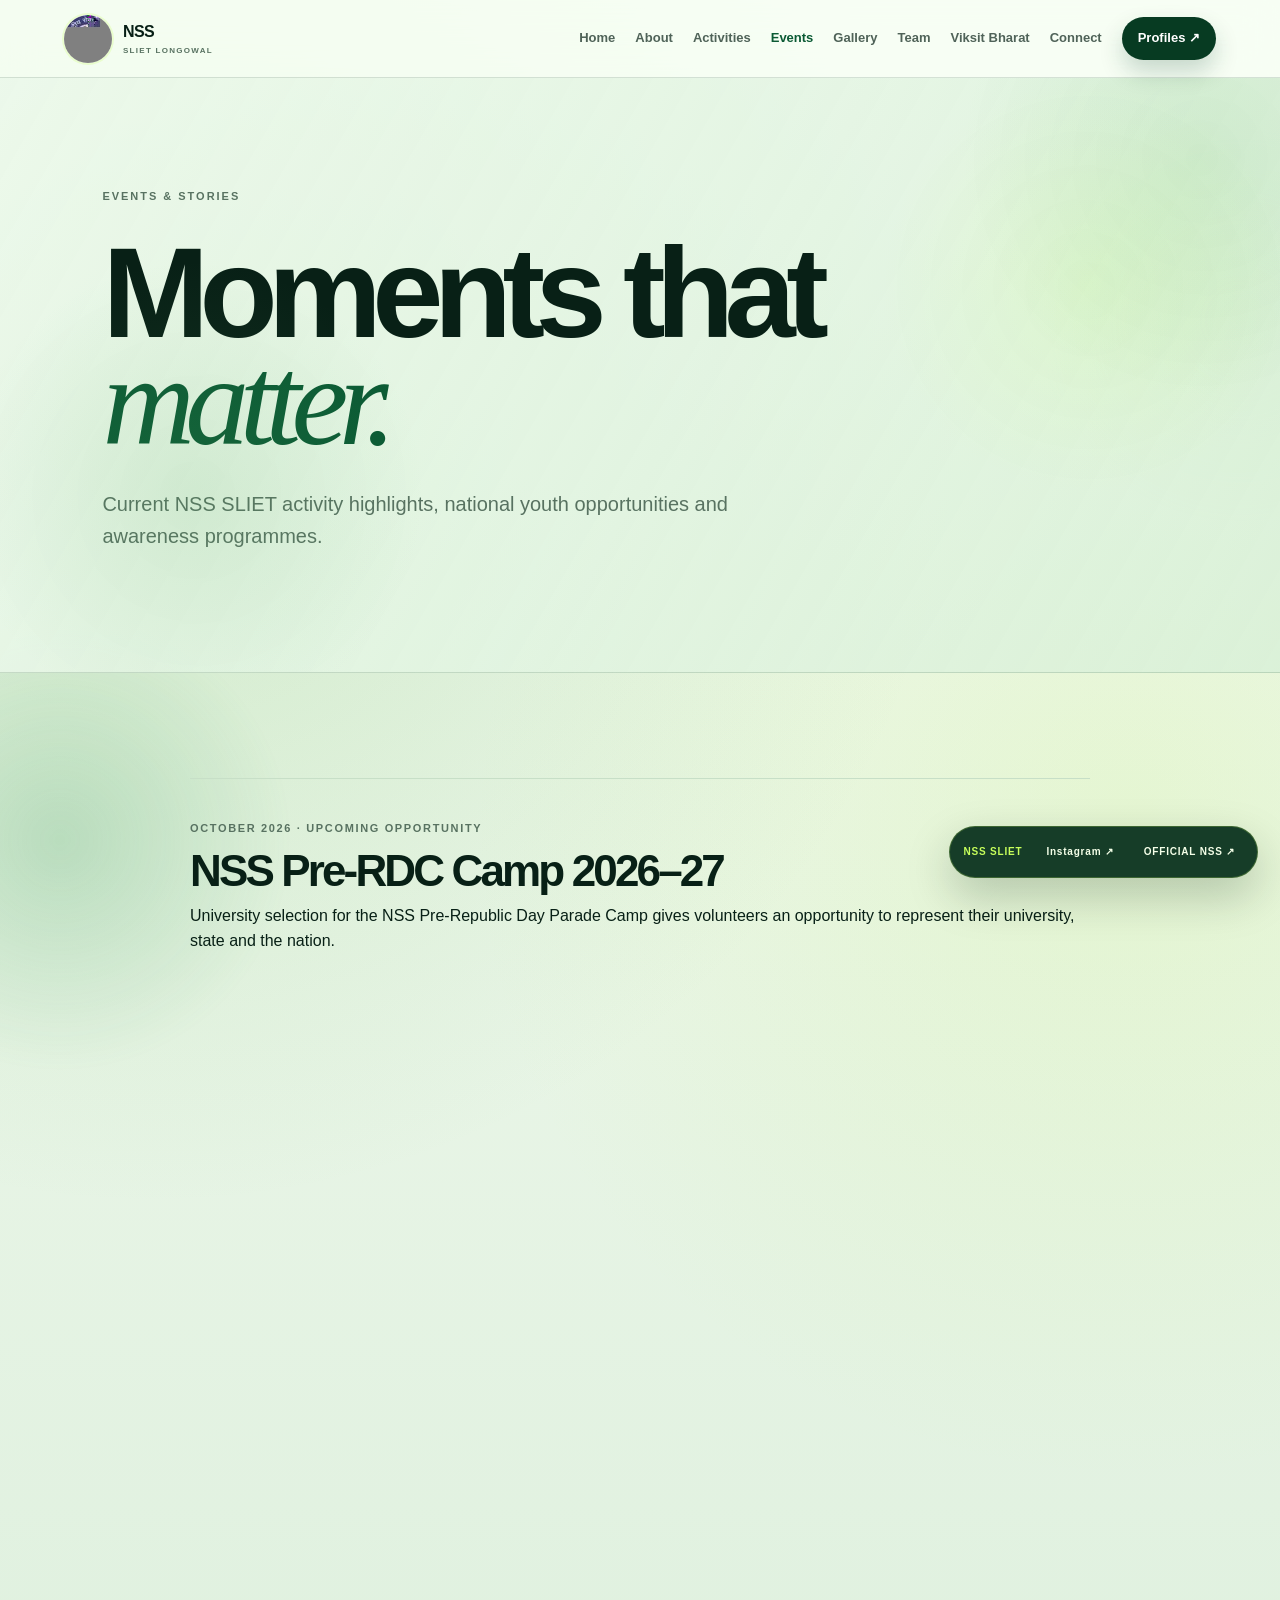
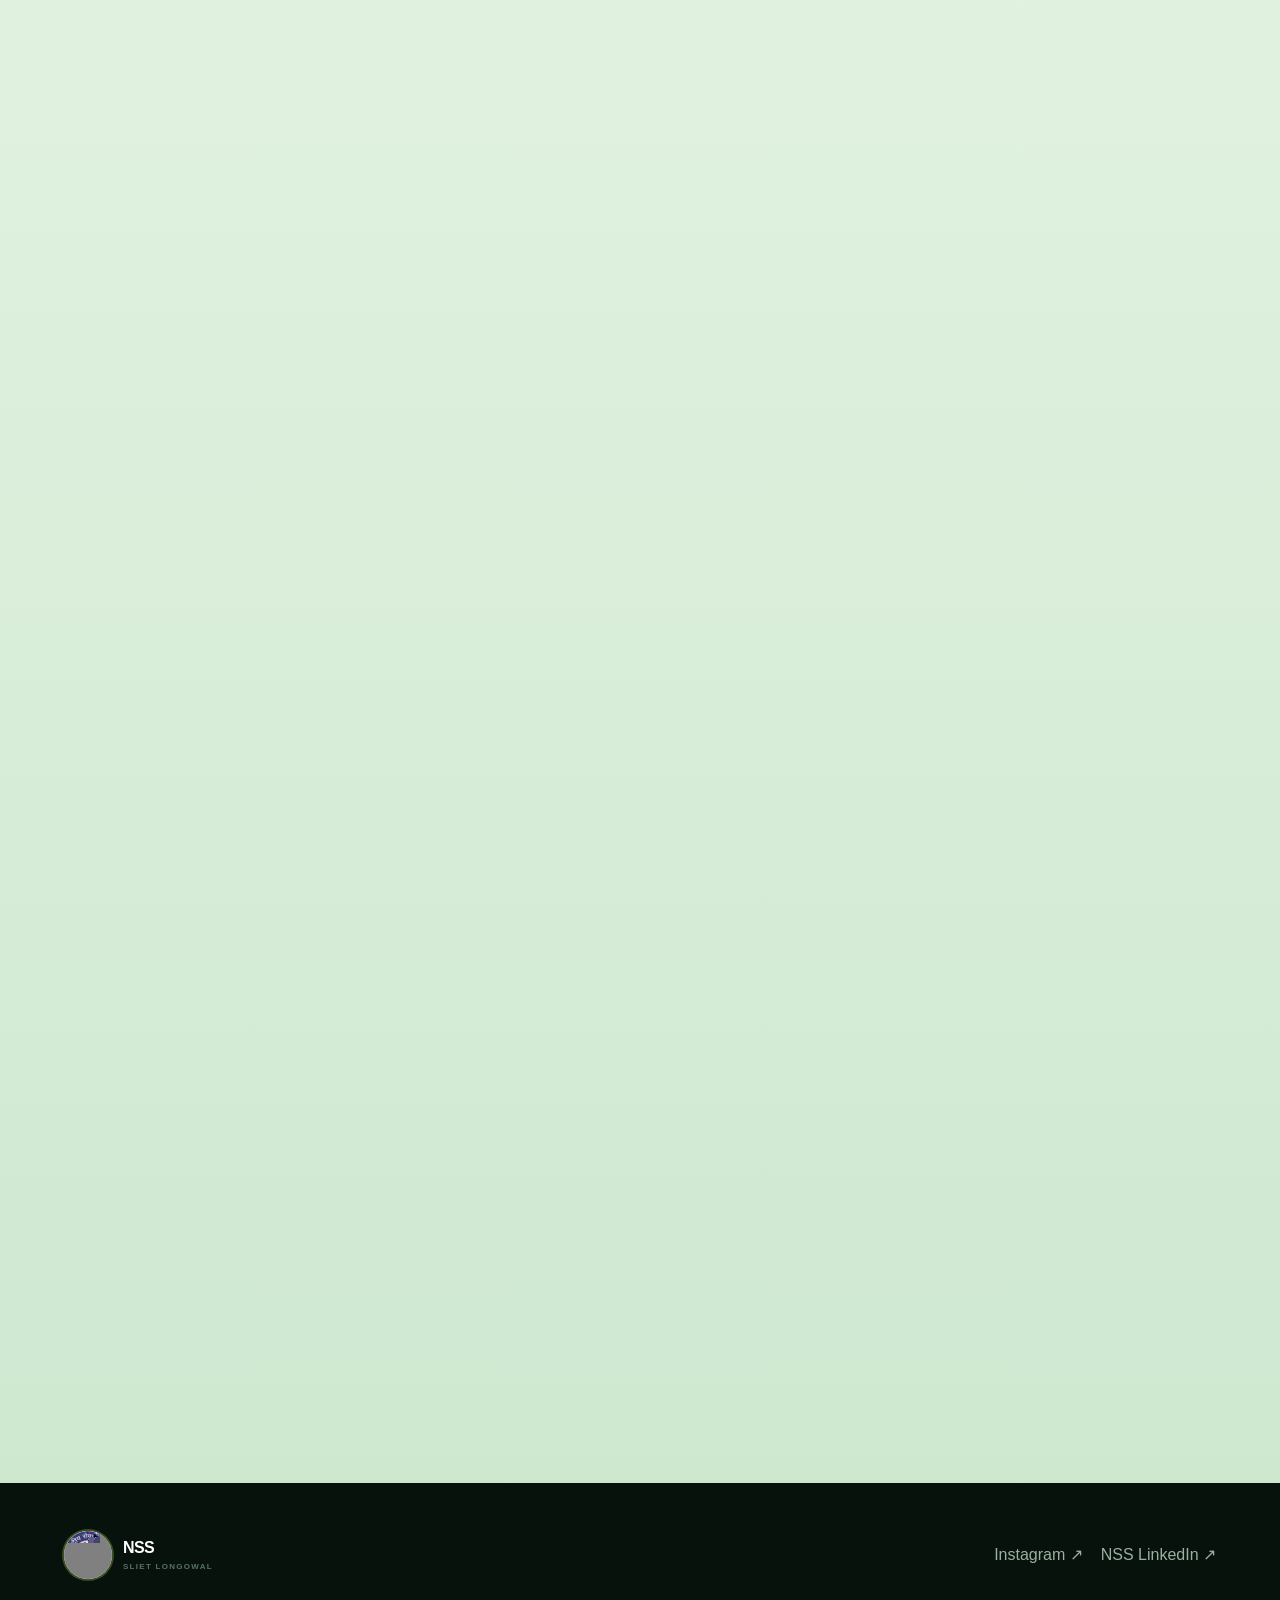
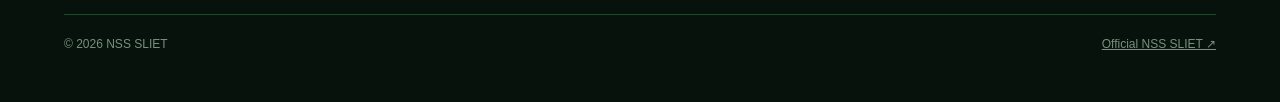
<file: projects.html>
<!doctype html>
<html lang="en">
<head>
  <meta charset="utf-8" />
  <meta name="viewport" content="width=device-width, initial-scale=1" />
  <meta http-equiv="refresh" content="0; url=events.html#jagrukta" />
  <title>NSS SLIET — Events</title>
  <link rel="icon" href="assets/logo.jpeg" type="image/jpeg" />
  <link rel="stylesheet" href="styles.css" />
  <link rel="stylesheet" href="enhancements.css" />
  <link rel="stylesheet" href="css/modern.css" />
  <link rel="stylesheet" href="css/nss-greenery.css" />
</head>
<body class="nss-greenery">
  <div class="scroll-progress" aria-hidden="true"></div>
  <header class="site-header">
    <a class="brand" href="index.html" aria-label="NSS SLIET home">
      <img src="assets/logo.jpeg" alt="NSS SLIET official logo" />
      <span>NSS <small>SLIET LONGOWAL</small></span>
    </a>
    <button class="menu-btn" type="button" aria-label="Open menu">☰</button>
    <nav class="nav">
      <a href="index.html">Home</a>
      <a href="about.html">About</a>
      <a href="activities.html">Activities</a>
      <a href="events.html">Events</a>
      <a href="gallery.html">Gallery</a>
      <a href="team.html">Team</a>
      <a href="viksit-bharat-2026-27.html">Viksit Bharat</a>
      <a href="social.html">Connect</a>
      <a class="nav-cta" href="volunteer.html">Profiles ↗</a>
    </nav>
  </header>

  <main>
    <section class="page-hero nature-hero">
      <div class="leaf-glow" aria-hidden="true"></div>
      <p class="eyebrow">NSS SLIET · EVENTS</p>
      <h1>Moving to<br /><em>Events.</em></h1>
      <p>Project Jagrukta and all current NSS SLIET initiatives are now listed on the Events page.</p>
    </section>

    <section class="section">
      <a class="btn btn-dark" href="events.html#jagrukta">Open Events ↗</a>
    </section>
  </main>

  <footer>
    <div class="footer-bottom">
      <span>© 2026 NSS SLIET</span>
      <div class="footer-links">
        <a href="https://www.instagram.com/nss_sliet/" target="_blank" rel="noopener">Instagram ↗</a>
        <a href="https://www.linkedin.com/company/nss-sliet/" target="_blank" rel="noopener">NSS LinkedIn ↗</a>
        <a href="https://sliet.ac.in/nss/" target="_blank" rel="noopener">Official NSS ↗</a>
      </div>
    </div>
  </footer>

  <script src="script.js"></script>
  <script src="js/nss-motion.js"></script>
</body>
</html>
</file>
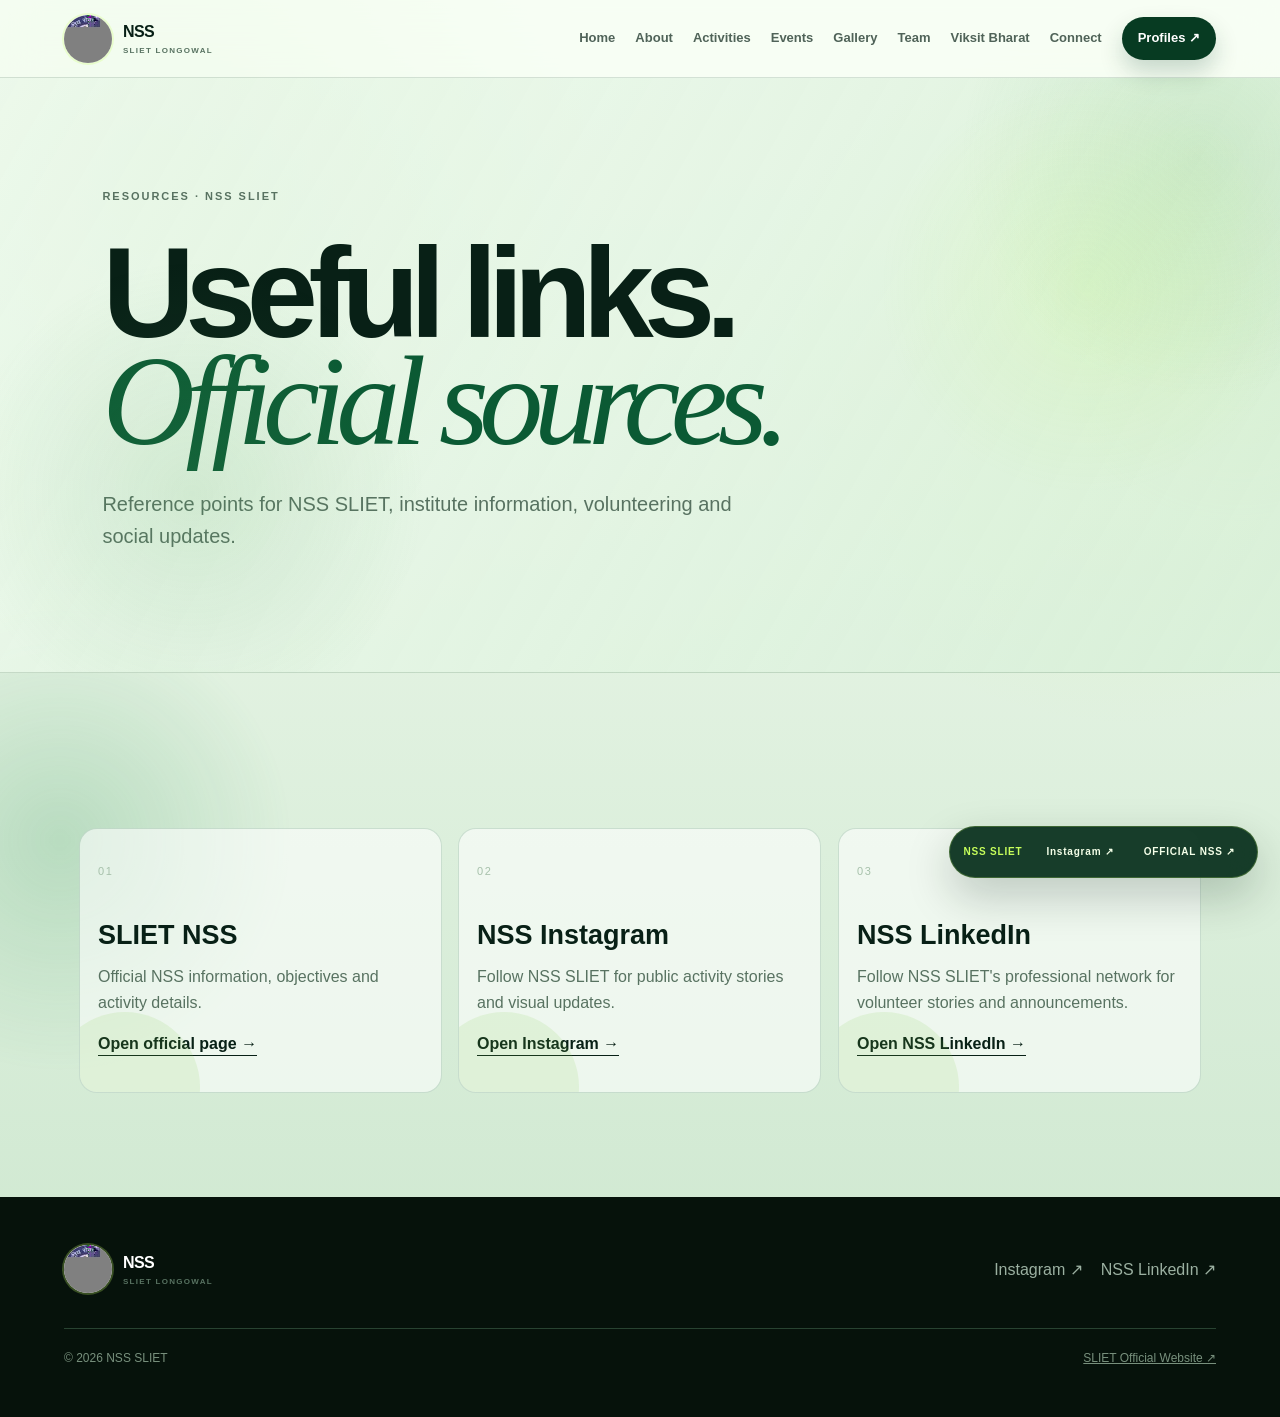
<file: resources.html>
<!doctype html>
<html lang="en">
<head>
  <meta charset="utf-8" />
  <meta name="viewport" content="width=device-width, initial-scale=1" />
  <title>NSS SLIET — Resources</title>
  <link rel="icon" href="assets/logo.jpeg" type="image/jpeg" />
  <link rel="stylesheet" href="styles.css" />
  <link rel="stylesheet" href="enhancements.css" />
  <link rel="stylesheet" href="css/modern.css" />
  <link rel="stylesheet" href="css/nss-greenery.css" />
</head>
<body class="nss-greenery">
  <div class="scroll-progress" aria-hidden="true"></div>
  <header class="site-header">
    <a class="brand" href="index.html" aria-label="NSS SLIET home">
      <img src="assets/logo.jpeg" alt="NSS SLIET official logo" />
      <span>NSS <small>SLIET LONGOWAL</small></span>
    </a>
    <button class="menu-btn" type="button" aria-label="Open menu">☰</button>
    <nav class="nav">
      <a href="index.html">Home</a>
      <a href="about.html">About</a>
      <a href="activities.html">Activities</a>
      <a href="events.html">Events</a>
      <a href="gallery.html">Gallery</a>
      <a href="team.html">Team</a>
      <a href="viksit-bharat-2026-27.html">Viksit Bharat</a>
      <a href="social.html">Connect</a>
      <a class="nav-cta" href="volunteer.html">Profiles ↗</a>
    </nav>
  </header>

  <main>
    <section class="page-hero nature-hero">
      <div class="leaf-glow" aria-hidden="true"></div>
      <p class="eyebrow">RESOURCES · NSS SLIET</p>
      <h1>Useful links.<br /><em>Official sources.</em></h1>
      <p>Reference points for NSS SLIET, institute information, volunteering and social updates.</p>
    </section>

    <section class="section">
      <div class="cards three">
        <article class="activity reveal nss-reveal">
          <span>01</span>
          <h3>SLIET NSS</h3>
          <p>Official NSS information, objectives and activity details.</p>
          <a class="text-link" href="https://sliet.ac.in/nss/" target="_blank" rel="noopener">Open official page →</a>
        </article>
        <article class="activity reveal nss-reveal">
          <span>02</span>
          <h3>NSS Instagram</h3>
          <p>Follow NSS SLIET for public activity stories and visual updates.</p>
          <a class="text-link" href="https://www.instagram.com/nss_sliet/" target="_blank" rel="noopener">Open Instagram →</a>
        </article>
        <article class="activity reveal nss-reveal">
          <span>03</span>
          <h3>NSS LinkedIn</h3>
          <p>Follow NSS SLIET's professional network for volunteer stories and announcements.</p>
          <a class="text-link" href="https://www.linkedin.com/company/nss-sliet/" target="_blank" rel="noopener">Open NSS LinkedIn →</a>
        </article>
      </div>
    </section>
  </main>

  <footer>
    <div class="footer-main">
      <div class="brand">
        <img src="assets/logo.jpeg" alt="NSS SLIET" />
        <span>NSS <small>SLIET LONGOWAL</small></span>
      </div>
      <div class="footer-links">
        <a href="https://www.instagram.com/nss_sliet/" target="_blank" rel="noopener">Instagram ↗</a>
        <a href="https://www.linkedin.com/company/nss-sliet/" target="_blank" rel="noopener">NSS LinkedIn ↗</a>
      </div>
    </div>
    <div class="footer-bottom">
      <span>© 2026 NSS SLIET</span>
      <a href="https://sliet.ac.in/" target="_blank" rel="noopener">SLIET Official Website ↗</a>
    </div>
  </footer>

  <script src="script.js"></script>
  <script src="js/nss-motion.js"></script>
</body>
</html>
</file>
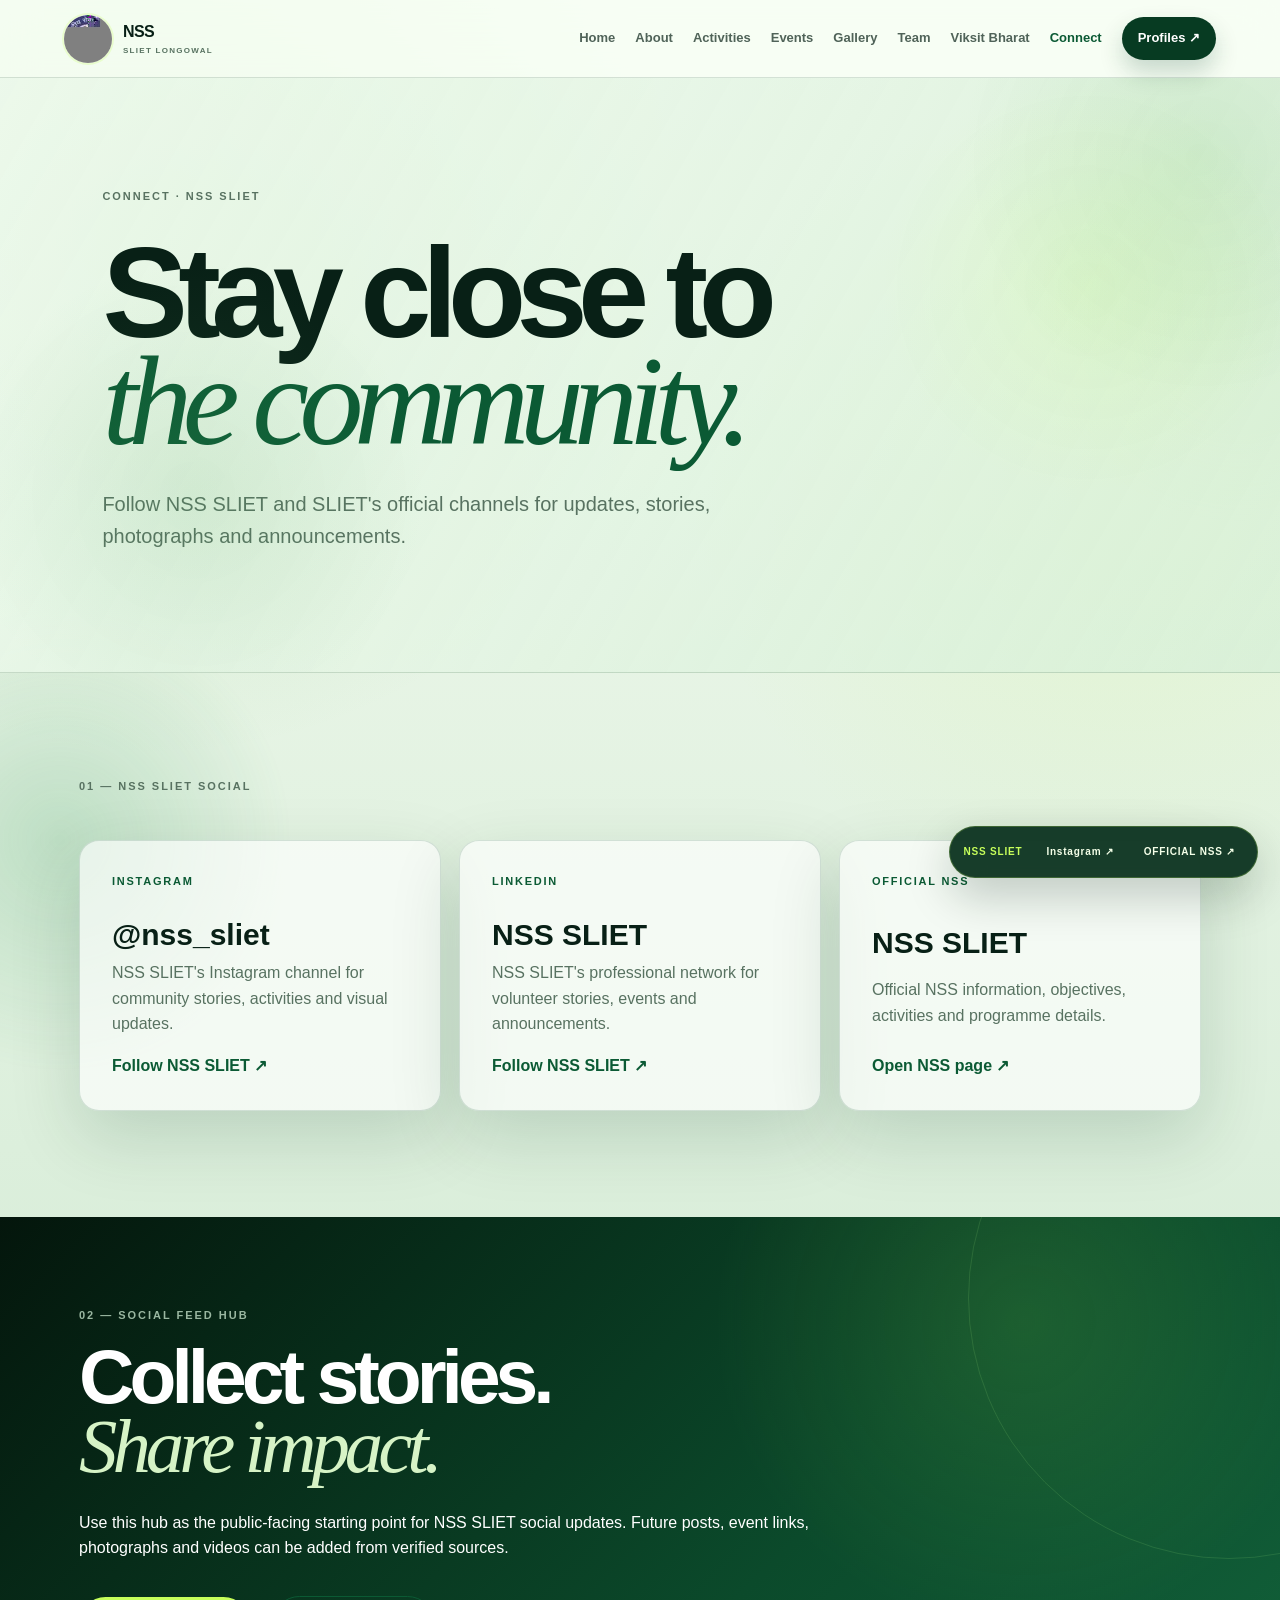
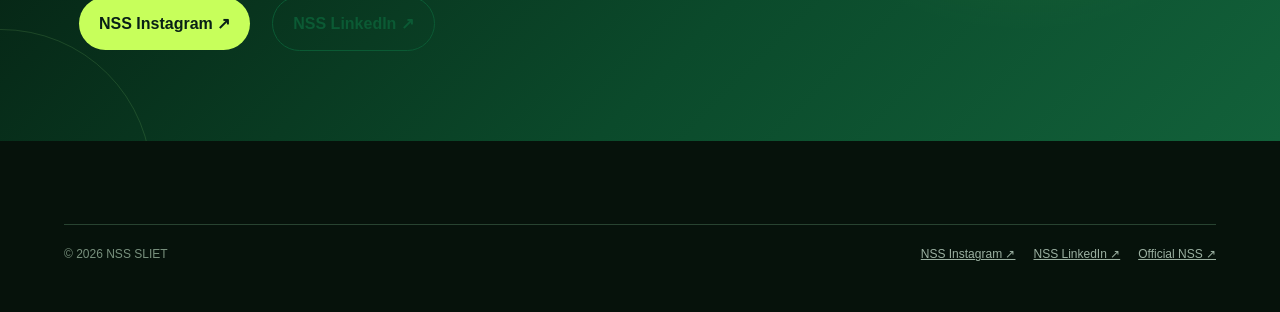
<file: social.html>
<!doctype html>
<html lang="en">
<head>
  <meta charset="utf-8" />
  <meta name="viewport" content="width=device-width, initial-scale=1" />
  <meta name="description" content="NSS SLIET Longowal official social channels and community feed hub." />
  <title>NSS SLIET | Connect</title>
  <link rel="icon" href="assets/logo.jpeg" type="image/jpeg" />
  <link rel="stylesheet" href="styles.css" />
  <link rel="stylesheet" href="enhancements.css" />
  <link rel="stylesheet" href="css/modern.css" />
  <link rel="stylesheet" href="css/nss-greenery.css" />
</head>
<body class="nss-greenery">
  <div class="scroll-progress" aria-hidden="true"></div>
  <header class="site-header">
    <a class="brand" href="index.html" aria-label="NSS SLIET home">
      <img src="assets/logo.jpeg" alt="NSS SLIET official logo" />
      <span>NSS <small>SLIET LONGOWAL</small></span>
    </a>
    <button class="menu-btn" type="button" aria-label="Open menu">☰</button>
    <nav class="nav">
      <a href="index.html">Home</a>
      <a href="about.html">About</a>
      <a href="activities.html">Activities</a>
      <a href="events.html">Events</a>
      <a href="gallery.html">Gallery</a>
      <a href="team.html">Team</a>
      <a href="viksit-bharat-2026-27.html">Viksit Bharat</a>
      <a class="active" href="social.html">Connect</a>
      <a class="nav-cta" href="volunteer.html">Profiles ↗</a>
    </nav>
  </header>

  <main>
    <section class="page-hero nature-hero">
      <div class="leaf-glow" aria-hidden="true"></div>
      <p class="eyebrow">CONNECT · NSS SLIET</p>
      <h1>Stay close to<br /><em>the community.</em></h1>
      <p>Follow NSS SLIET and SLIET's official channels for updates, stories, photographs and announcements.</p>
    </section>

    <section class="section">
      <div class="section-label">01 — NSS SLIET SOCIAL</div>
      <div class="social-grid">
        <a class="social-card reveal nss-reveal" href="https://www.instagram.com/nss_sliet/" target="_blank" rel="noopener">
          <span>INSTAGRAM</span>
          <h3>@nss_sliet</h3>
          <p>NSS SLIET's Instagram channel for community stories, activities and visual updates.</p>
          <b>Follow NSS SLIET ↗</b>
        </a>
        <a class="social-card reveal nss-reveal" href="https://www.linkedin.com/company/nss-sliet/" target="_blank" rel="noopener">
          <span>LINKEDIN</span>
          <h3>NSS SLIET</h3>
          <p>NSS SLIET's professional network for volunteer stories, events and announcements.</p>
          <b>Follow NSS SLIET ↗</b>
        </a>
        <a class="social-card reveal nss-reveal" href="https://sliet.ac.in/nss/" target="_blank" rel="noopener">
          <span>OFFICIAL NSS</span>
          <h3>NSS SLIET</h3>
          <p>Official NSS information, objectives, activities and programme details.</p>
          <b>Open NSS page ↗</b>
        </a>
      </div>
    </section>

    <section class="dark-section">
      <div class="section section-pad">
        <div class="section-label light">02 — SOCIAL FEED HUB</div>
        <div class="social-note">
          <h2>Collect stories.<br /><em>Share impact.</em></h2>
          <p>Use this hub as the public-facing starting point for NSS SLIET social updates. Future posts, event links, photographs and videos can be added from verified sources.</p>
          <div class="actions">
            <a class="btn btn-light" href="https://www.instagram.com/nss_sliet/" target="_blank" rel="noopener">NSS Instagram ↗</a>
            <a class="btn btn-outline" href="https://www.linkedin.com/company/nss-sliet/" target="_blank" rel="noopener">NSS LinkedIn ↗</a>
          </div>
        </div>
      </div>
    </section>
  </main>

  <footer>
    <div class="footer-bottom">
      <span>© 2026 NSS SLIET</span>
      <div class="footer-links">
        <a href="https://www.instagram.com/nss_sliet/" target="_blank" rel="noopener">NSS Instagram ↗</a>
        <a href="https://www.linkedin.com/company/nss-sliet/" target="_blank" rel="noopener">NSS LinkedIn ↗</a>
        <a href="https://sliet.ac.in/nss/" target="_blank" rel="noopener">Official NSS ↗</a>
      </div>
    </div>
  </footer>

  <script src="script.js"></script>
  <script src="js/nss-motion.js"></script>
</body>
</html>
</file>
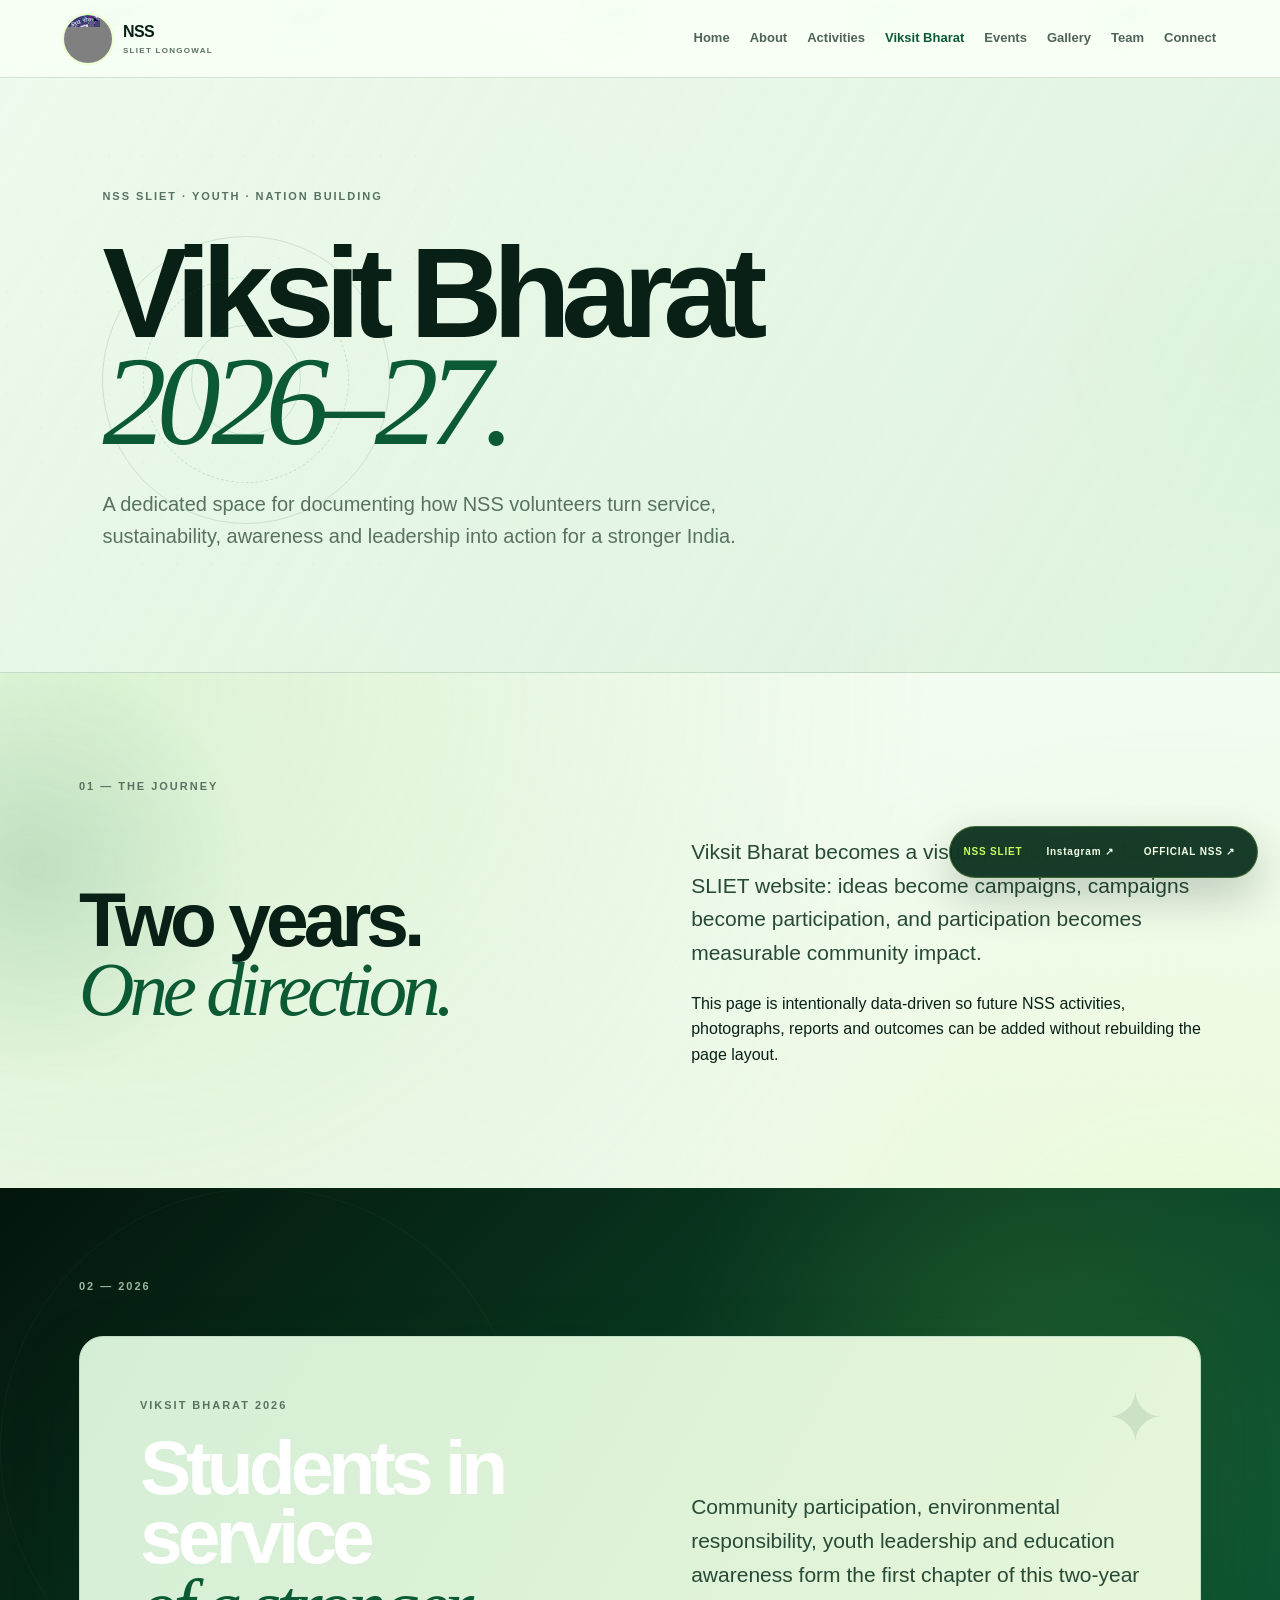
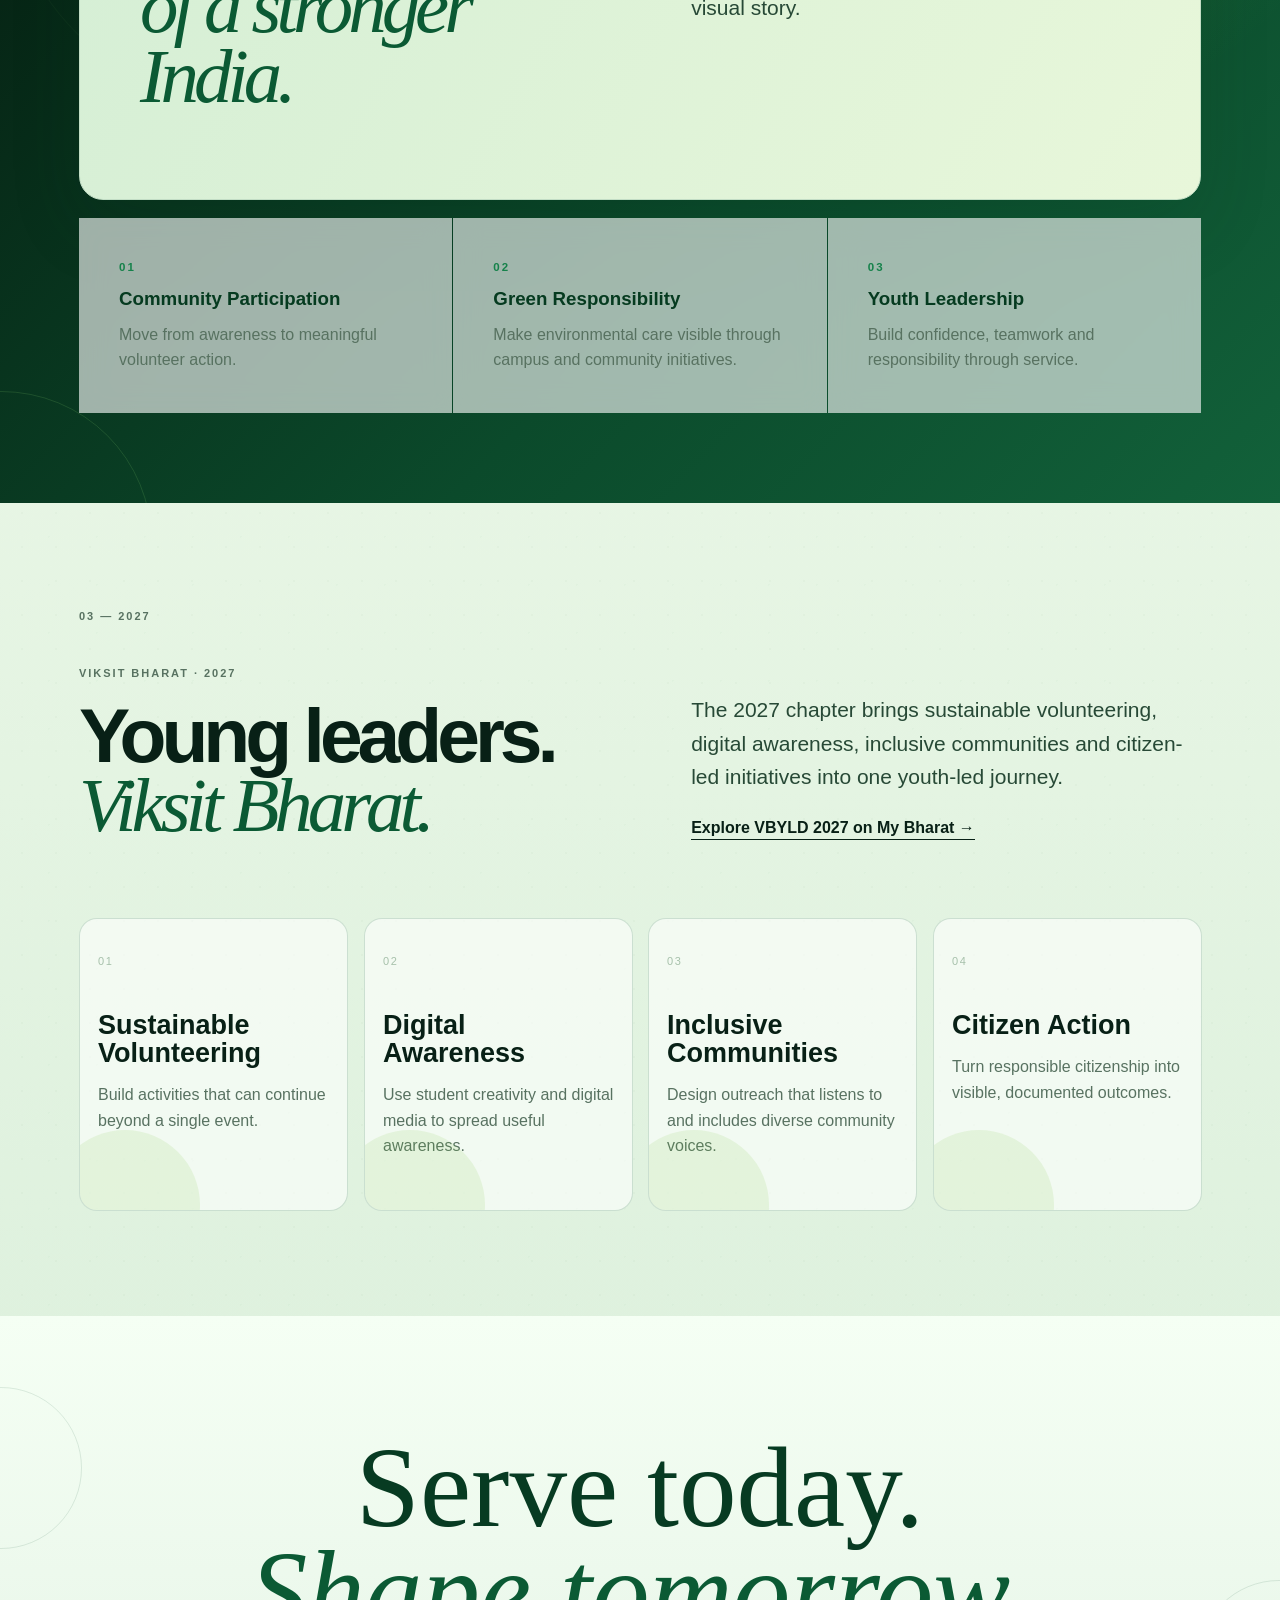
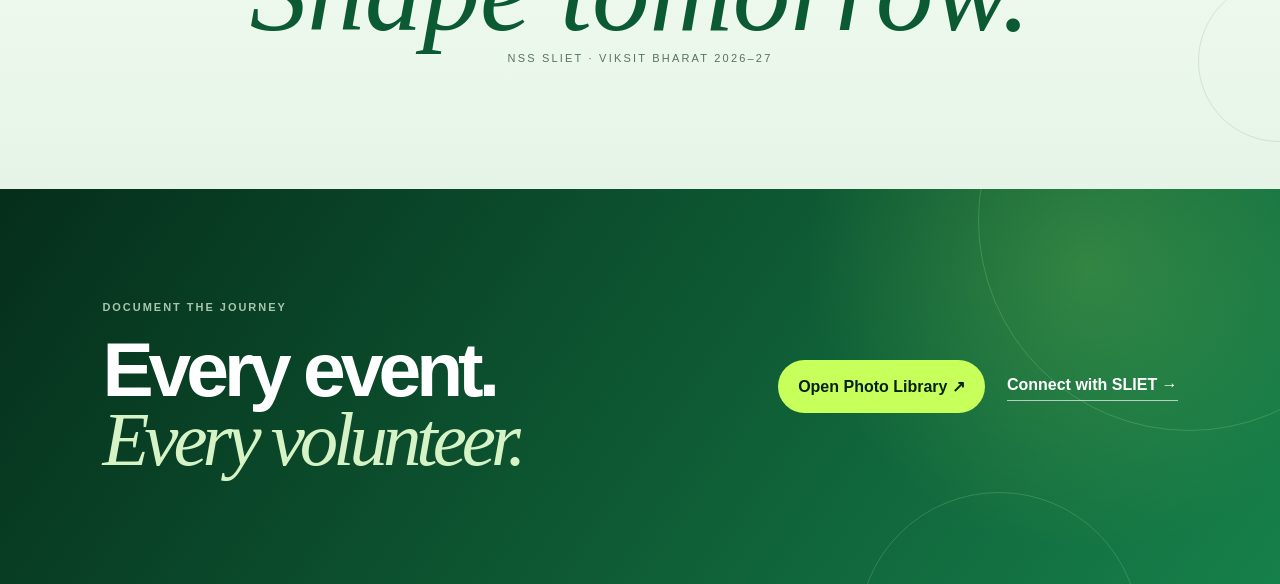
<file: viksit-bharat-2026-27.html>
<!doctype html>
<html lang="en">
<head>
  <meta charset="utf-8" />
  <meta name="viewport" content="width=device-width, initial-scale=1" />
  <meta name="theme-color" content="#063b20" />
  <title>Viksit Bharat 2026–27 | NSS SLIET</title>
  <link rel="icon" href="assets/logo.jpeg" type="image/jpeg" />
  <link rel="stylesheet" href="styles.css" />
  <link rel="stylesheet" href="enhancements.css" />
  <link rel="stylesheet" href="css/modern.css" />
  <link rel="stylesheet" href="css/greenery.css" />
</head>
<body class="greenery-page">
  <div class="floating-leaves" aria-hidden="true">
    <span class="floating-leaf"></span>
    <span class="floating-leaf"></span>
    <span class="floating-leaf"></span>
    <span class="floating-leaf"></span>
    <span class="floating-leaf"></span>
  </div>

  <header class="site-header">
    <a class="brand" href="index.html" aria-label="NSS SLIET home">
      <img src="assets/logo.jpeg" alt="Official NSS SLIET logo" />
      <span>NSS <small>SLIET LONGOWAL</small></span>
    </a>
    <button class="menu-btn" type="button" aria-label="Open menu">☰</button>
    <nav class="nav">
      <a href="index.html">Home</a>
      <a href="about.html">About</a>
      <a href="activities.html">Activities</a>
      <a class="active" href="viksit-bharat-2026-27.html">Viksit Bharat</a>
      <a href="events.html">Events</a>
      <a href="gallery.html">Gallery</a>
      <a href="team.html">Team</a>
      <a href="social.html">Connect</a>
    </nav>
  </header>

  <main>
    <section class="page-hero nature-hero greenery-stage">
      <div class="botanical-line" data-parallax="0.05" aria-hidden="true"></div>
      <p class="eyebrow" data-reveal>NSS SLIET · YOUTH · NATION BUILDING</p>
      <h1 data-reveal>Viksit Bharat<br /><em>2026–27.</em></h1>
      <p data-reveal>
        A dedicated space for documenting how NSS volunteers turn service,
        sustainability, awareness and leadership into action for a stronger India.
      </p>
    </section>

    <section class="section">
      <div class="section-label" data-reveal>01 — THE JOURNEY</div>
      <div class="two-col">
        <div data-reveal>
          <h2>Two years.<br /><em>One direction.</em></h2>
        </div>
        <div data-reveal>
          <p class="lead">
            Viksit Bharat becomes a visual journey on the NSS SLIET website:
            ideas become campaigns, campaigns become participation, and
            participation becomes measurable community impact.
          </p>
          <p>
            This page is intentionally data-driven so future NSS activities,
            photographs, reports and outcomes can be added without rebuilding
            the page layout.
          </p>
        </div>
      </div>
    </section>

    <section class="dark-section greenery-stage">
      <div class="section section-pad">
        <div class="section-label light" data-reveal>02 — 2026</div>
        <div class="feature" data-reveal>
          <div>
            <p class="eyebrow">VIKSIT BHARAT 2026</p>
            <h2>Students in service<br /><em>of a stronger India.</em></h2>
          </div>
          <div>
            <p class="lead">
              Community participation, environmental responsibility, youth
              leadership and education awareness form the first chapter of
              this two-year visual story.
            </p>
          </div>
        </div>

        <div class="mission-strip" style="margin-top: 18px;">
          <article data-reveal>
            <strong>01</strong>
            <h3>Community Participation</h3>
            <p>Move from awareness to meaningful volunteer action.</p>
          </article>
          <article data-reveal>
            <strong>02</strong>
            <h3>Green Responsibility</h3>
            <p>Make environmental care visible through campus and community initiatives.</p>
          </article>
          <article data-reveal>
            <strong>03</strong>
            <h3>Youth Leadership</h3>
            <p>Build confidence, teamwork and responsibility through service.</p>
          </article>
        </div>
      </div>
    </section>

    <section class="section greenery-stage">
      <div class="section-label" data-reveal>03 — 2027</div>
      <div class="two-col">
        <div data-reveal>
          <p class="eyebrow">VIKSIT BHARAT · 2027</p>
          <h2>Young leaders.<br /><em>Viksit Bharat.</em></h2>
        </div>
        <div data-reveal>
          <p class="lead">
            The 2027 chapter brings sustainable volunteering, digital awareness,
            inclusive communities and citizen-led initiatives into one youth-led journey.
          </p>
          <a class="text-link" href="https://mybharat.gov.in/Gov/Department/department-of-youth-affairs-01/quiz" target="_blank" rel="noopener">Explore VBYLD 2027 on My Bharat →</a>
        </div>
      </div>

      <div class="cards four">
        <article class="activity" data-reveal data-tilt>
          <span>01</span>
          <h3>Sustainable Volunteering</h3>
          <p>Build activities that can continue beyond a single event.</p>
        </article>
        <article class="activity" data-reveal data-tilt>
          <span>02</span>
          <h3>Digital Awareness</h3>
          <p>Use student creativity and digital media to spread useful awareness.</p>
        </article>
        <article class="activity" data-reveal data-tilt>
          <span>03</span>
          <h3>Inclusive Communities</h3>
          <p>Design outreach that listens to and includes diverse community voices.</p>
        </article>
        <article class="activity" data-reveal data-tilt>
          <span>04</span>
          <h3>Citizen Action</h3>
          <p>Turn responsible citizenship into visible, documented outcomes.</p>
        </article>
      </div>
    </section>

    <section class="quote">
      <p data-reveal>Serve today.<br /><em>Shape tomorrow.</em></p>
      <span>NSS SLIET · VIKSIT BHARAT 2026–27</span>
    </section>

    <section class="join">
      <div class="join-copy" data-reveal>
        <p class="eyebrow">DOCUMENT THE JOURNEY</p>
        <h2>Every event.<br /><em>Every volunteer.</em></h2>
      </div>
      <div class="join-actions" data-reveal>
        <a class="btn btn-light" href="gallery.html">Open Photo Library ↗</a>
        <a class="join-link" href="social.html">Connect with SLIET →</a>
      </div>
    </section>
  </main>

  <script src="script.js"></script>
  <script src="js/greenery.js"></script>
  <script src="data/viksit-bharat-2026-27.js"></script>
</body>
</html>
</file>
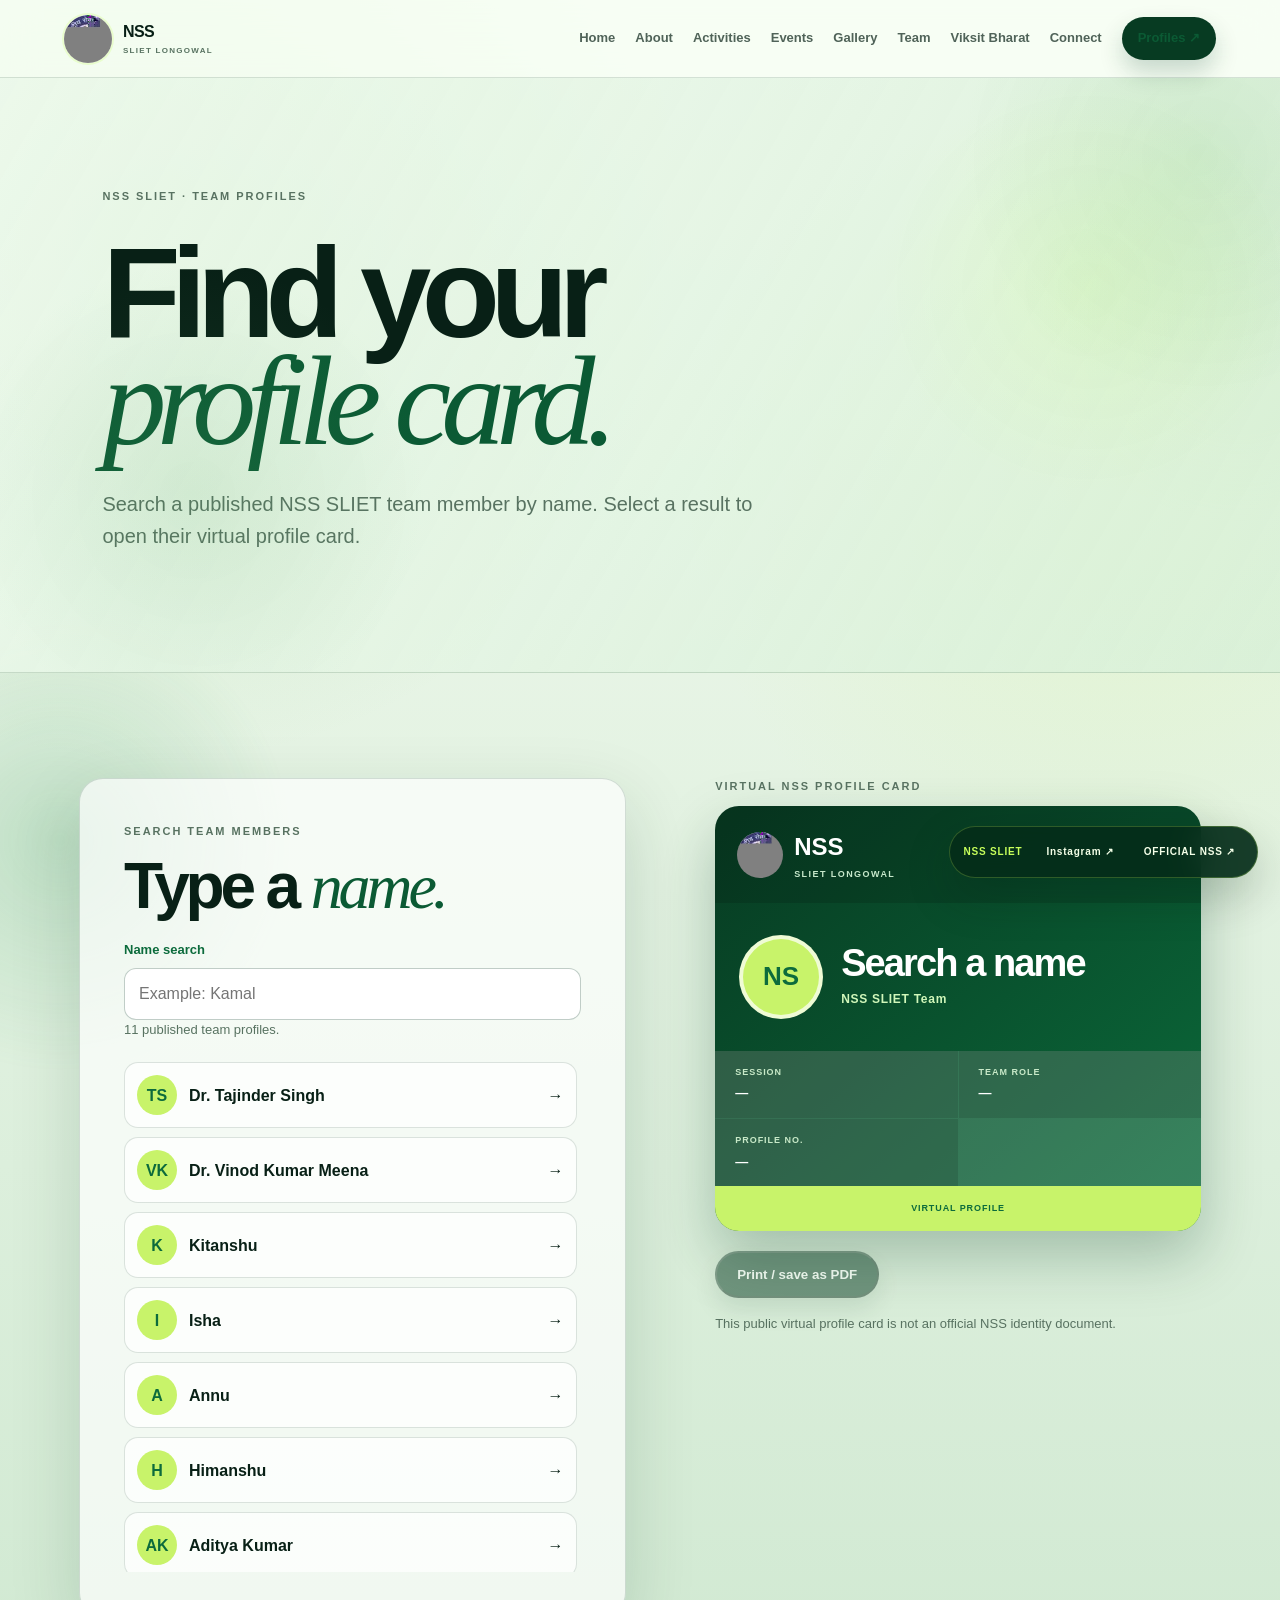
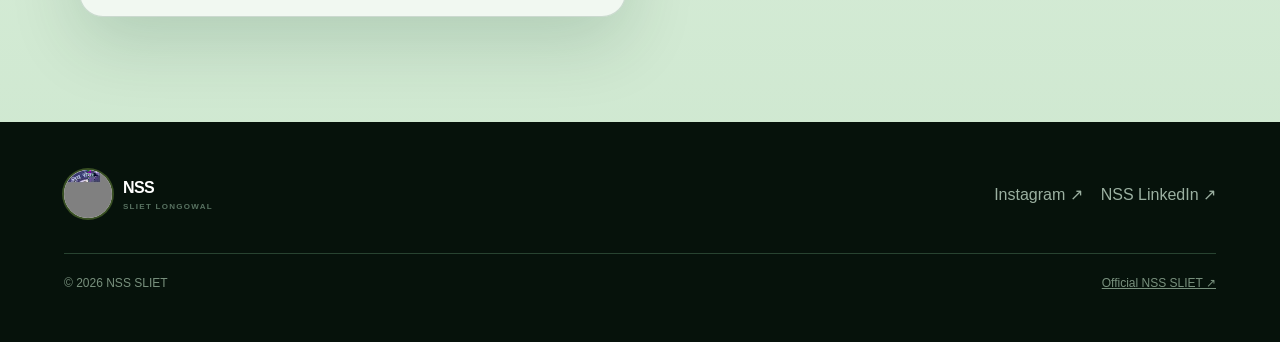
<file: volunteer.html>
<!doctype html>
<html lang="en">
<head>
  <meta charset="utf-8" />
  <meta name="viewport" content="width=device-width, initial-scale=1" />
  <title>NSS SLIET — Profiles</title>
  <link rel="icon" href="assets/logo.jpeg" type="image/jpeg" />
  <link rel="stylesheet" href="styles.css" />
  <link rel="stylesheet" href="enhancements.css" />
  <link rel="stylesheet" href="css/modern.css" />
  <link rel="stylesheet" href="css/nss-greenery.css" />
</head>
<body class="nss-greenery profile-page">
  <div class="scroll-progress" aria-hidden="true"></div>
  <header class="site-header">
    <a class="brand" href="index.html" aria-label="NSS SLIET home"><img src="assets/logo.jpeg" alt="NSS SLIET official logo" /><span>NSS <small>SLIET LONGOWAL</small></span></a>
    <button class="menu-btn" type="button" aria-label="Open menu" aria-expanded="false">☰</button>
    <nav class="nav"><a href="index.html">Home</a><a href="about.html">About</a><a href="activities.html">Activities</a><a href="events.html">Events</a><a href="gallery.html">Gallery</a><a href="team.html">Team</a><a href="viksit-bharat-2026-27.html">Viksit Bharat</a><a href="social.html">Connect</a><a class="nav-cta active" href="volunteer.html">Profiles ↗</a></nav>
  </header>
  <main>
    <section class="page-hero nature-hero"><div class="leaf-glow" aria-hidden="true"></div><p class="eyebrow">NSS SLIET · TEAM PROFILES</p><h1>Find your<br /><em>profile card.</em></h1><p>Search a published NSS SLIET team member by name. Select a result to open their virtual profile card.</p></section>
    <section class="section profile-directory-section">
      <div class="profile-directory-layout">
        <div class="profile-search-panel reveal nss-reveal">
          <p class="section-label">SEARCH TEAM MEMBERS</p>
          <h2>Type a <em>name.</em></h2>
          <label class="profile-search-label" for="profile-search">Name search</label>
          <input class="profile-search" id="profile-search" type="search" placeholder="Example: Kamal" autocomplete="off" />
          <p class="profile-search-help" id="profile-search-help">All published profiles are shown below.</p>
          <div class="profile-results" id="profile-results" aria-live="polite"></div>
        </div>
        <div class="id-card-panel reveal nss-reveal" id="profile-result" aria-live="polite">
          <p class="section-label">VIRTUAL NSS PROFILE CARD</p>
          <div class="volunteer-id-card" id="volunteer-card">
            <div class="id-card-top"><img src="assets/logo.jpeg" alt="NSS SLIET logo" /><span>NSS <small>SLIET LONGOWAL</small></span></div>
            <div class="id-card-profile"><div class="id-card-initials" id="card-initials">NS</div><div><strong id="card-name">Search a name</strong><span id="card-role">NSS SLIET Team</span></div></div>
            <div class="id-card-meta"><span>SESSION <b id="card-session">—</b></span><span>TEAM ROLE <b id="card-department">—</b></span><span>PROFILE NO. <b id="card-number">—</b></span></div>
            <div class="id-card-status">VIRTUAL PROFILE</div>
          </div>
          <div class="id-card-actions"><button class="btn btn-dark" type="button" id="print-card" disabled>Print / save as PDF</button></div>
          <p class="profile-card-note">This public virtual profile card is not an official NSS identity document.</p>
        </div>
      </div>
    </section>
  </main>
  <footer><div class="footer-main"><div class="brand"><img src="assets/logo.jpeg" alt="NSS SLIET" /><span>NSS <small>SLIET LONGOWAL</small></span></div><div class="footer-links"><a href="https://www.instagram.com/nss_sliet/" target="_blank" rel="noopener">Instagram ↗</a><a href="https://www.linkedin.com/company/nss-sliet/" target="_blank" rel="noopener">NSS LinkedIn ↗</a></div></div><div class="footer-bottom"><span>© 2026 NSS SLIET</span><a href="https://sliet.ac.in/nss/" target="_blank" rel="noopener">Official NSS SLIET ↗</a></div></footer>
  <script src="script.js"></script><script src="volunteer.js"></script><script src="js/nss-motion.js"></script>
</body>
</html>
</file>
<file: styles.css>
:root{--forest:#073b22;--forest2:#0b5a34;--leaf:#79c94a;--lime:#c7ff5b;--mist:#effbea;--ink:#082016;--muted:#587261;--line:#c7dfc7;--white:#fff;--shadow:0 25px 70px rgba(7,59,34,.16)}*{box-sizing:border-box}html{scroll-behavior:smooth}body{margin:0;color:var(--ink);font-family:Arial,Helvetica,sans-serif;line-height:1.6;overflow-x:hidden;background:var(--mist);background-image:radial-gradient(circle at 5% 10%,rgba(121,201,74,.24),transparent 24%),radial-gradient(circle at 95% 20%,rgba(199,255,91,.18),transparent 25%),linear-gradient(180deg,#f8fff5,#eaf7e7 55%,#d9efd9)}body:before,body:after{content:"";position:fixed;z-index:-1;border-radius:50%;pointer-events:none;filter:blur(5px)}body:before{width:480px;height:480px;left:-180px;bottom:-180px;background:radial-gradient(circle,rgba(41,143,79,.2),transparent 68%);animation:greenDrift 13s ease-in-out infinite}body:after{width:420px;height:420px;right:-170px;top:110px;background:radial-gradient(circle,rgba(121,201,74,.17),transparent 68%);animation:greenDrift 17s ease-in-out infinite reverse}@keyframes greenDrift{50%{transform:translate(40px,-35px) scale(1.08)}}a{color:inherit;text-decoration:none}.scroll-progress{position:fixed;z-index:100;left:0;top:0;width:0;height:3px;background:var(--lime);box-shadow:0 0 18px rgba(199,255,91,.8)}.site-header{height:78px;border-bottom:1px solid rgba(7,59,34,.15);display:flex;align-items:center;justify-content:space-between;padding:0 5vw;position:sticky;top:0;background:rgba(248,255,245,.8);backdrop-filter:blur(18px);z-index:50}.brand{display:flex;align-items:center;gap:11px;font-weight:900;letter-spacing:-.04em}.brand img{width:48px;height:48px;object-fit:contain}.brand small{display:block;font-size:8px;letter-spacing:.16em;color:var(--muted)}.nav{display:flex;gap:20px;align-items:center;font-size:13px;font-weight:700}.nav a{opacity:.7;transition:.25s}.nav a:hover,.nav .active{opacity:1;color:var(--forest2)}.nav-cta{background:var(--forest);color:#fff;padding:11px 16px;border-radius:999px;opacity:1!important;box-shadow:0 12px 25px rgba(7,59,34,.2)}.menu-btn{display:none;background:none;border:0;font-size:24px;color:var(--forest)}.hero{min-height:740px;padding:70px 8vw;display:grid;grid-template-columns:1.05fr .95fr;align-items:center;gap:40px;position:relative;isolation:isolate;overflow:hidden;background:linear-gradient(125deg,rgba(234,249,226,.9),rgba(204,237,210,.62))}.hero:before{content:"";position:absolute;left:-190px;bottom:-320px;width:720px;height:720px;border-radius:50%;background:radial-gradient(circle,rgba(42,143,78,.24),transparent 66%);animation:greenDrift 12s ease-in-out infinite}.hero:after{content:"";position:absolute;right:-180px;top:-270px;width:700px;height:700px;border-radius:50%;background:radial-gradient(circle,rgba(199,255,91,.24),transparent 64%);animation:greenDrift 15s ease-in-out infinite reverse}.hero-noise{position:absolute;inset:0;pointer-events:none;opacity:.05;background-image:url("data:image/svg+xml,%3Csvg xmlns='http://www.w3.org/2000/svg' width='180' height='180'%3E%3Cfilter id='n'%3E%3CfeTurbulence type='fractalNoise' baseFrequency='.8' numOctaves='3'/%3E%3C/filter%3E%3Crect width='100%25' height='100%25' filter='url(%23n)'/%3E%3C/svg%3E")}.eyebrow,.section-label{font-size:11px;letter-spacing:.18em;font-weight:800;color:var(--muted)}h1,h2,h3,p{margin-top:0}h1{font-size:clamp(68px,10vw,150px);line-height:.84;letter-spacing:-.075em;margin:22px 0 32px}h2{font-size:clamp(44px,6vw,86px);line-height:.9;letter-spacing:-.065em;margin:18px 0 28px}h3{line-height:1.05}em{font-family:Georgia,serif;font-weight:400;color:var(--forest2)}.hero-text{max-width:570px;font-size:20px;color:var(--muted)}.actions{display:flex;align-items:center;gap:22px;margin-top:35px}.btn{display:inline-flex;padding:14px 20px;border-radius:999px;font-weight:800;gap:10px;transition:.3s;position:relative;overflow:hidden}.btn:hover{transform:translateY(-3px)}.btn-dark{background:var(--forest);color:#fff;box-shadow:0 12px 25px rgba(7,59,34,.2)}.btn-light{background:var(--lime);color:var(--ink)}.btn-outline{border:1px solid var(--forest2);color:var(--forest2)}.text-link{font-weight:800;border-bottom:1px solid currentColor;padding-bottom:3px}.hero-stats{display:flex;gap:28px;margin-top:58px;flex-wrap:wrap}.hero-stats div{display:flex;flex-direction:column}.hero-stats strong{font-size:30px;line-height:1}.hero-stats span{font-size:8px;letter-spacing:.14em;color:var(--muted);font-weight:800;margin-top:7px}.hero-art{height:520px;position:relative;display:grid;place-items:center}.hero-ring{position:absolute;border-radius:50%;border:1px solid rgba(23,99,58,.22)}.ring-one{width:470px;height:470px;animation:spin 28s linear infinite}.ring-two{width:355px;height:355px;border-style:dashed;animation:spin 18s linear infinite reverse}.orbit{width:410px;height:410px;border:1px solid rgba(23,99,58,.34);border-radius:50%;position:absolute;animation:spin 22s linear infinite}.orbit:before,.orbit:after{content:"";position:absolute;border:1px dashed rgba(23,99,58,.24);border-radius:50%;inset:55px}.orbit:after{inset:120px;border-style:solid}@keyframes spin{to{transform:rotate(360deg)}}.hero-center{width:190px;height:190px;border-radius:50%;background:var(--lime);display:grid;place-content:center;text-align:center;z-index:2;transform:rotate(-7deg);box-shadow:0 25px 65px rgba(20,85,40,.22);animation:pulse 4s ease-in-out infinite}.hero-center strong{font-size:52px;letter-spacing:-.08em}.hero-center small{letter-spacing:.3em}.hero-center b{font-size:8px;letter-spacing:.2em;margin-top:5px}@keyframes pulse{50%{transform:rotate(2deg) scale(1.07)}}.hero-card{position:absolute;background:rgba(255,255,255,.92);border:1px solid rgba(23,99,58,.15);padding:18px 20px;display:flex;gap:14px;box-shadow:var(--shadow);z-index:3;border-radius:14px;backdrop-filter:blur(12px);animation:cardFloat 5s ease-in-out infinite}.hero-card b{font-size:11px;color:var(--forest2)}.card-a{left:1%;top:22%;transform:rotate(-5deg)}.card-b{right:1%;bottom:17%;transform:rotate(5deg);animation-delay:-2.5s}@keyframes cardFloat{50%{transform:translateY(-10px) rotate(-3deg)}}.floating-badge{position:absolute;right:7%;top:3%;background:var(--forest);color:#e5ffbf;padding:12px 16px;border-radius:999px;font-size:10px;font-weight:900;letter-spacing:.12em;box-shadow:0 15px 35px rgba(4,40,21,.18);animation:badgeFloat 4s ease-in-out infinite}@keyframes badgeFloat{50%{transform:translateY(9px) rotate(2deg)}}.marquee{overflow:hidden;background:var(--forest);color:#ddffbd;padding:16px 0;font-size:13px;font-weight:900;letter-spacing:.13em;white-space:nowrap}.marquee div{animation:scroll 22s linear infinite;display:inline-block}@keyframes scroll{to{transform:translateX(-50%)}}.section{max-width:1250px;margin:auto;padding:105px 5vw}.section-pad{padding-top:90px;padding-bottom:90px}.two-col,.feature,.contact-grid{display:grid;grid-template-columns:1fr 1fr;gap:8vw;align-items:center;margin-top:40px}.lead{font-size:21px;color:#274936}.dark-section{background:linear-gradient(135deg,#06170e,#0b4a2b);color:#fff;position:relative;overflow:hidden}.dark-section:before,.dark-section:after{content:"";position:absolute;border-radius:50%;border:1px solid rgba(166,236,126,.14);pointer-events:none}.dark-section:before{width:520px;height:520px;right:-210px;top:-180px}.dark-section:after{width:300px;height:300px;left:-150px;bottom:-190px}.light{color:#9ab7a1}.impact-grid{display:grid;grid-template-columns:repeat(3,1fr);gap:1px;background:#355540;margin-top:60px}.impact-grid article{padding:45px 30px;background:rgba(8,26,17,.8);transition:.35s}.impact-grid article:hover{transform:translateY(-8px);background:#123721}.impact-grid span,.activity span,.person>span{font-size:11px;letter-spacing:.15em;color:#a6c0aa}.impact-grid h3{font-size:34px;margin:50px 0 20px}.impact-grid p{color:#a9bdae}.feature{background:linear-gradient(120deg,#d4eed5,#e8f7da);padding:60px;border:1px solid #c2ddc5;border-radius:24px;box-shadow:var(--shadow);position:relative;overflow:hidden}.feature:after{content:"✦";position:absolute;right:35px;top:25px;font-size:70px;color:rgba(25,91,56,.12);animation:spin 15s linear infinite}.cards{display:grid;gap:16px;margin-top:50px}.cards.four{grid-template-columns:repeat(4,1fr)}.cards.three{grid-template-columns:repeat(3,1fr)}.activity{border:1px solid rgba(23,99,58,.18);background:rgba(255,255,255,.58);padding:28px 18px 35px;border-radius:18px;transition:.35s;position:relative;overflow:hidden}.activity:before{content:"";position:absolute;left:-30px;bottom:-70px;width:150px;height:150px;border-radius:50%;background:rgba(121,201,74,.13);transition:.4s}.activity:hover:before{transform:scale(1.8)}.activity:hover{transform:translateY(-9px);background:#fff;box-shadow:var(--shadow);border-color:#9fc5a7}.activity h3{font-size:27px;margin:38px 0 15px}.activity p{color:var(--muted)}.card-arrow{display:inline-block;margin-top:15px;font-size:12px;font-weight:800;color:var(--forest2);border-bottom:1px solid currentColor}.join{padding:110px 8vw;background:linear-gradient(125deg,#07351f,#16804a);color:#fff;display:flex;justify-content:space-between;align-items:center;gap:30px;position:relative;overflow:hidden}.join:before,.join:after{content:"";position:absolute;border-radius:50%;border:1px solid rgba(205,255,159,.18)}.join:before{width:420px;height:420px;right:-120px;top:-180px}.join:after{width:280px;height:280px;right:140px;bottom:-190px}.join .eyebrow{color:#a8c6ae}.join h2{margin-bottom:0;color:#fff}.join h2 em{color:#d6f3c6}.join-actions{display:flex;align-items:center;gap:22px;z-index:2}.join-link{font-weight:800;border-bottom:1px solid rgba(255,255,255,.65);padding-bottom:3px}.page-hero{padding:110px 8vw 100px;border-bottom:1px solid rgba(47,95,57,.2);position:relative;overflow:hidden;background:linear-gradient(120deg,rgba(237,249,236,.9),rgba(214,239,215,.74))}.page-hero:before{content:"";position:absolute;width:520px;height:520px;right:-180px;top:-180px;border-radius:50%;background:radial-gradient(circle,rgba(113,188,109,.18),transparent 65%)}.page-hero h1{max-width:1000px}.page-hero p:last-child{font-size:20px;color:var(--muted);max-width:650px}.nature-hero{min-height:420px;display:flex;flex-direction:column;justify-content:center}.leaf-glow{position:absolute;inset:0;pointer-events:none;background:radial-gradient(circle at 15% 70%,rgba(84,164,95,.15),transparent 20%),radial-gradient(circle at 85% 35%,rgba(186,255,83,.12),transparent 18%)}.number-list{margin-top:55px}.number-list>div{display:grid;grid-template-columns:70px 1fr 1.2fr;gap:25px;padding:28px 0;border-top:1px solid #35503f}.number-list h3{font-size:25px;margin:0}.number-list p{color:#aac0b0;margin:0}.quote{text-align:center;padding:120px 20px;background:linear-gradient(180deg,#f5fff4,#e6f4e7)}.quote p{font:400 clamp(50px,9vw,120px)/.9 Georgia,serif;margin:0;color:var(--forest)}.quote span{letter-spacing:.2em;font-size:11px;color:var(--muted)}.timeline{max-width:900px;margin:auto}.timeline article{border-top:1px solid var(--line);padding:35px 0;transition:.3s}.timeline article:hover{padding-left:15px;border-color:#8db89a}.timeline article span{font-size:11px;letter-spacing:.15em;color:var(--muted);font-weight:800}.timeline h2{font-size:44px;margin:12px 0}.gallery-grid{display:grid;grid-template-columns:repeat(3,1fr);gap:14px}.gallery-placeholder{min-height:260px;background:linear-gradient(135deg,#dcebd9,#bdd6bf);display:grid;place-content:center;text-align:center;font-weight:900;font-size:28px;letter-spacing:-.04em;border-radius:18px;box-shadow:0 12px 35px rgba(24,81,42,.09);transition:.4s}.gallery-placeholder:hover{transform:scale(1.025) rotate(-1deg)}.gallery-placeholder.tall{min-height:420px}.gallery-placeholder small{font-size:9px;letter-spacing:.2em;color:#57745d}.team-grid{display:grid;grid-template-columns:repeat(3,1fr);gap:18px}.person{border:1px solid rgba(25,91,56,.16);padding:30px;background:rgba(255,255,255,.45);border-radius:18px;transition:.35s}.person:hover{transform:translateY(-7px);background:#fff;box-shadow:var(--shadow)}.avatar{width:80px;height:80px;border-radius:50%;display:grid;place-items:center;background:var(--lime);font-weight:900;margin-bottom:60px}.person h2{font-size:34px;margin:12px 0}.person p{color:var(--muted)}.contact-card{border-left:1px solid var(--line);padding-left:45px}.contact-card>*{display:block;margin-bottom:22px}.social-grid{display:grid;grid-template-columns:repeat(3,1fr);gap:18px;margin-top:45px}.social-card{background:rgba(255,255,255,.63);border:1px solid rgba(25,91,56,.16);border-radius:20px;padding:32px;min-height:260px;display:flex;flex-direction:column;justify-content:space-between;box-shadow:var(--shadow);transition:.35s}.social-card:hover{transform:translateY(-10px);background:#fff}.social-card span{font-size:11px;font-weight:900;letter-spacing:.16em;color:var(--forest2)}.social-card h3{font-size:30px;margin:28px 0 10px}.social-card p{color:var(--muted)}.social-card b{color:var(--forest2)}.social-note{max-width:820px}.social-note h2{color:#fff}.social-note em{color:#d6f3c6}.note-panel{padding:34px;border:1px dashed #90b298;border-radius:18px;background:rgba(255,255,255,.48);max-width:850px}footer{background:#06120b;color:#fff;padding:48px 5vw}.footer-main{display:flex;justify-content:space-between;align-items:center;gap:30px;flex-wrap:wrap}.footer-main p{color:#9fb1a4}.footer-links{display:flex;gap:18px;flex-wrap:wrap}.footer-links a{color:#9bb0a1}.footer-bottom{border-top:1px solid #284331;margin-top:35px;padding-top:20px;display:flex;justify-content:space-between;color:#78907d;font-size:12px}.footer-bottom a{text-decoration:underline}.reveal{opacity:0;transform:translateY(28px);transition:opacity .85s cubic-bezier(.2,.7,.2,1),transform .85s cubic-bezier(.2,.7,.2,1)}.reveal.visible{opacity:1;transform:none}@media(max-width:900px){.site-header{padding:0 5vw}.menu-btn{display:block}.nav{display:none;position:absolute;top:78px;left:0;right:0;background:rgba(247,255,246,.98);padding:25px 5vw;flex-direction:column;align-items:flex-start;border-bottom:1px solid var(--line)}.nav.open{display:flex}.hero{grid-template-columns:1fr;padding-top:60px}.hero-art{height:390px}.hero-ring{width:330px;height:330px}.orbit{width:290px;height:290px}.cards.four,.cards.three,.team-grid,.gallery-grid,.impact-grid,.social-grid{grid-template-columns:1fr 1fr}.two-col,.feature,.contact-grid{grid-template-columns:1fr}.number-list>div{grid-template-columns:45px 1fr}.number-list p{grid-column:2}.join{flex-direction:column;align-items:flex-start}.page-hero{padding-top:80px}.join-actions{flex-wrap:wrap}}@media(max-width:560px){h1{font-size:66px}.hero{min-height:auto;padding-bottom:70px}.hero-art{height:320px}.hero-card{font-size:12px;padding:12px}.floating-badge{right:0;top:0;font-size:9px}.cards.four,.cards.three,.team-grid,.gallery-grid,.social-grid{grid-template-columns:1fr}.gallery-placeholder.tall{min-height:260px}.two-col{gap:25px}.section{padding-top:70px;padding-bottom:70px}.footer-bottom{flex-direction:column;gap:10px}.social-card h3{font-size:26px}.hero-stats{gap:18px}}@media(prefers-reduced-motion:reduce){*,*:before,*:after{animation-duration:.01ms!important;animation-iteration-count:1!important;scroll-behavior:auto!important;transition-duration:.01ms!important}}
</file>
<file: enhancements.css>
/*
 * NSS SLIET enhancement layer.
 * Kept separate from the base stylesheet so the homepage can evolve safely.
 */

:root {
  --nss-green: #073b22;
  --nss-green-light: #0b6b3b;
  --nss-lime: #c8ff68;
  --nss-cream: #f3faef;
  --nss-line: rgba(7, 59, 34, 0.16);
}

.scroll-progress {
  position: fixed;
  top: 0;
  left: 0;
  z-index: 100;
  width: 0;
  height: 3px;
  background: var(--nss-lime);
  box-shadow: 0 0 18px rgba(200, 255, 104, 0.8);
}

.nss-home-slider {
  position: relative;
  min-height: 650px;
  overflow: hidden;
  background: #062b19;
  isolation: isolate;
}

.brand img {
  /* Header/footer NSS logo: keep the complete emblem inside its round frame. */
  object-fit: contain;
  object-position: center;
  /* padding: 0px */
  border-radius: 50%;
  background: #f6f5f5;
  box-shadow: 0 0 0 2px rgba(200, 255, 104, 0.26);
}
/* The NSS SLIET identity stays left-aligned in the header; the emblem never crops. */
.site-header { display: flex; justify-content: space-between; }
.site-header .brand { position: relative; z-index: 2; }
.footer-main { justify-content: space-between; flex-direction: row; text-align: left; }

/* Team directory: card press/tap flips between a visual profile and role detail. */
.team-intro { padding-bottom: 24px; }
.team-years { display: flex; flex-wrap: wrap; gap: 10px; margin-top: 36px; }
.team-year-link { border: 1px solid var(--nss-line); border-radius: 999px; padding: 9px 14px; color: var(--nss-green); font-size: 12px; font-weight: 900; }
.team-year-link:hover, .team-year-link.is-current { background: var(--nss-green); border-color: var(--nss-green); color: #fff; }
.team-session { scroll-margin-top: 92px; }
.team-session-muted { max-width: none; background: rgba(255, 255, 255, .38); }
.team-session-heading { max-width: 720px; margin-bottom: 42px; }
.team-session-heading h2 { font-size: clamp(42px, 5vw, 72px); margin-bottom: 16px; }
.team-session-heading p:last-child, .team-source-note { color: var(--muted); }
.team-flip-grid { display: grid; grid-template-columns: repeat(3, minmax(0, 1fr)); gap: 20px; }
.team-flip-grid-compact { max-width: 940px; }
.team-flip { min-height: 340px; perspective: 1200px; }
.team-flip-toggle { display: block; width: 100%; height: 100%; min-height: 340px; padding: 0; border: 0; border-radius: 22px; background: transparent; color: inherit; cursor: pointer; font: inherit; text-align: left; }
.team-flip-toggle:focus-visible { outline: 3px solid var(--nss-lime); outline-offset: 5px; }
.team-flip-inner { display: block; position: relative; width: 100%; height: 100%; min-height: 340px; transform-style: preserve-3d; transition: transform 700ms cubic-bezier(.2, .7, .2, 1); }
.team-flip-toggle.is-flipped .team-flip-inner,
.team-flip.is-auto-flipped .team-flip-inner { transform: rotateY(180deg); }
/* Desktop cards flip on hover; touch devices retain the button tap fallback. */
.team-flip:hover .team-flip-inner,
.team-flip:focus-within .team-flip-inner { transform: rotateY(180deg); }
.team-face { position: absolute; inset: 0; display: flex; flex-direction: column; align-items: flex-start; justify-content: flex-end; overflow: hidden; padding: 28px; border: 1px solid var(--nss-line); border-radius: 22px; backface-visibility: hidden; box-shadow: 0 18px 48px rgba(7, 59, 34, .09); }
.team-front { background: linear-gradient(145deg, rgba(255,255,255,.96), #e6f5de); }
.team-front::before { content: ""; position: absolute; right: -72px; top: -78px; width: 220px; height: 220px; border: 1px solid rgba(11,107,59,.18); border-radius: 50%; }
.team-back { justify-content: center; background: linear-gradient(140deg, #063a22, #0c6a3c); color: #fff; transform: rotateY(180deg); }
.team-portrait { position: relative; z-index: 1; display: grid; place-items: center; width: 100px; height: 100px; margin-bottom: auto; overflow: hidden; border: 5px solid rgba(255,255,255,.8); border-radius: 50%; background: linear-gradient(140deg, var(--nss-lime), #5daa50); box-shadow: 0 16px 32px rgba(7,59,34,.18); color: var(--nss-green); font-size: 29px; font-weight: 900; }
.team-portrait-photo { position: absolute; inset: 0; width: 100%; height: 100%; object-fit: cover; object-position: center; }
.team-role, .team-kicker, .team-hint { font-size: 10px; font-weight: 900; letter-spacing: .14em; }
.team-role, .team-kicker { color: var(--nss-green-light); }
.team-back .team-kicker, .team-back .team-hint { color: #c8ff9a; }
.team-face strong { margin: 9px 0; font-size: clamp(25px, 2.7vw, 36px); line-height: 1; letter-spacing: -.05em; }
.team-back > span:not(.team-kicker):not(.team-hint) { max-width: 27ch; color: rgba(255,255,255,.82); }
.team-hint { margin-top: 16px; color: var(--muted); }
.team-archive-note { display: flex; min-height: 250px; max-width: 420px; flex-direction: column; justify-content: center; padding: 32px; border: 1px dashed rgba(7,59,34,.34); border-radius: 22px; background: rgba(255,255,255,.46); }
.team-archive-note h3 { margin: 12px 0; font-size: 28px; }
.team-archive-note p { color: var(--muted); }
.team-source-note { max-width: 880px; margin-top: 32px; font-size: 13px; }
.volunteer-callout { margin-top: 30px; }

/* Local volunteer profile card. No personal details leave the visitor's browser. */
.privacy-panel { display: flex; gap: 14px; max-width: 970px; margin-bottom: 34px; padding: 18px 20px; border: 1px solid rgba(7,59,34,.18); border-radius: 16px; background: #e4f4dc; color: var(--nss-green); }
.privacy-panel span { color: var(--muted); }
.volunteer-layout { display: grid; grid-template-columns: minmax(0,.9fr) minmax(320px,.8fr); gap: clamp(30px,7vw,100px); align-items: start; }
.volunteer-form { display: grid; gap: 18px; padding: clamp(24px,4vw,44px); border: 1px solid var(--nss-line); border-radius: 24px; background: rgba(255,255,255,.68); box-shadow: var(--shadow); }
.volunteer-form h2 { font-size: clamp(42px,5vw,68px); margin-bottom: 8px; }
.volunteer-form label { display: grid; gap: 7px; color: var(--nss-green); font-size: 13px; font-weight: 800; }
.volunteer-form label > span { color: var(--muted); font-weight: 500; }
.volunteer-form input:not([type="checkbox"]), .volunteer-form select { width: 100%; min-height: 47px; border: 1px solid rgba(7,59,34,.22); border-radius: 11px; background: #fff; color: var(--ink); font: inherit; padding: 10px 12px; }
.volunteer-form .consent { grid-template-columns: auto 1fr; align-items: start; gap: 10px; color: var(--muted); font-weight: 500; }
.volunteer-form .consent input { margin-top: 4px; }
.id-card-panel { min-width: 0; }
.id-card-panel[hidden] { display: none; }
.volunteer-id-card { overflow: hidden; border-radius: 24px; background: linear-gradient(140deg,#073b22,#0b6b3b); box-shadow: 0 25px 58px rgba(7,59,34,.27); color: #fff; }
.id-card-top { display: flex; align-items: center; gap: 11px; padding: 22px; background: rgba(0,0,0,.14); font-size: 24px; font-weight: 900; }
.id-card-top img { width: 46px; height: 46px; border-radius: 50%; }
.id-card-top small { display: block; color: #c7e8cb; font-size: 9px; letter-spacing: .16em; }
.id-card-profile { display: flex; align-items: center; gap: 18px; padding: 32px 24px; }
.id-card-initials { display: grid; flex: 0 0 auto; width: 84px; height: 84px; place-items: center; border: 4px solid rgba(255,255,255,.72); border-radius: 50%; background: var(--nss-lime); color: var(--nss-green); font-size: 26px; font-weight: 900; }
.id-card-profile strong, .id-card-profile span { display: block; }
.id-card-profile strong { font-size: clamp(25px,3vw,38px); letter-spacing: -.05em; line-height: 1; }
.id-card-profile span { margin-top: 8px; color: #d1f7ba; font-size: 12px; font-weight: 800; letter-spacing: .06em; }
.id-card-meta { display: grid; grid-template-columns: 1fr 1fr; gap: 1px; background: rgba(255,255,255,.18); }
.id-card-meta span { display: grid; gap: 4px; padding: 14px 20px; background: rgba(0,0,0,.12); color: #c8e9c8; font-size: 9px; font-weight: 900; letter-spacing: .11em; }
.id-card-meta b { overflow-wrap: anywhere; color: #fff; font-size: 13px; letter-spacing: 0; }
.id-card-status { padding: 15px 20px; background: var(--nss-lime); color: var(--nss-green); font-size: 9px; font-weight: 900; letter-spacing: .1em; text-align: center; }
.id-card-actions { display: flex; flex-wrap: wrap; gap: 12px; margin-top: 20px; }

/* Searchable public NSS profile directory. */
.profile-directory-layout { display: grid; grid-template-columns: minmax(0, .9fr) minmax(320px, .8fr); gap: clamp(30px, 7vw, 100px); align-items: start; }
.profile-search-panel { padding: clamp(24px, 4vw, 44px); border: 1px solid var(--nss-line); border-radius: 24px; background: rgba(255,255,255,.68); box-shadow: var(--shadow); }
.profile-search-panel h2 { font-size: clamp(42px, 5vw, 68px); margin-bottom: 24px; }
.profile-search-label { display: block; margin-bottom: 7px; color: var(--nss-green); font-size: 13px; font-weight: 800; }
.profile-search { width: 100%; min-height: 52px; border: 1px solid rgba(7,59,34,.25); border-radius: 12px; background: #fff; color: var(--ink); font: inherit; padding: 10px 14px; }
.profile-search:focus { outline: 3px solid rgba(200,255,104,.75); border-color: var(--nss-green); }
.profile-search-help, .profile-card-note { color: var(--muted); font-size: 13px; }
.profile-results { display: grid; gap: 9px; max-height: 510px; margin-top: 22px; overflow: auto; padding-right: 4px; }
.profile-result { display: grid; grid-template-columns: auto 1fr auto; align-items: center; gap: 12px; width: 100%; padding: 12px; border: 1px solid rgba(7,59,34,.14); border-radius: 14px; background: rgba(255,255,255,.72); color: var(--ink); cursor: pointer; font: inherit; text-align: left; transition: .2s ease; }
.profile-result:hover, .profile-result:focus-visible { border-color: var(--nss-green); background: #fff; box-shadow: 0 10px 24px rgba(7,59,34,.11); transform: translateX(3px); }
.profile-result-initials { display: grid; width: 40px; height: 40px; place-items: center; border-radius: 50%; background: var(--nss-lime); color: var(--nss-green); font-weight: 900; }
.profile-result strong { display: block; }
.profile-empty { padding: 18px; border: 1px dashed var(--nss-line); border-radius: 12px; color: var(--muted); }
.profile-card-note { margin-top: 16px; }
.id-card-actions button:disabled { cursor: not-allowed; opacity: .5; transform: none; }

@media (max-width: 900px) { .site-header .menu-btn { display: block; } .team-flip-grid { grid-template-columns: repeat(2, minmax(0,1fr)); } .volunteer-layout, .profile-directory-layout { grid-template-columns: 1fr; } }
@media (max-width: 560px) { .team-flip-grid { grid-template-columns: 1fr; } .team-flip, .team-flip-toggle, .team-flip-inner { min-height: 308px; } .privacy-panel { flex-direction: column; } .id-card-meta { grid-template-columns: 1fr; } }
@media print { body * { visibility: hidden; } .id-card-panel, .id-card-panel * { visibility: visible; } .id-card-panel { position: absolute; inset: 0; width: 100%; padding: 20mm; } .volunteer-id-card { max-width: 88mm; box-shadow: none; } .id-card-actions { display: none; } }

.nss-home-slides {
  position: absolute;
  inset: 0;
}

.nss-home-slide {
  position: absolute;
  inset: 0;
  visibility: hidden;
  opacity: 0;
  transform: scale(1.045);
  transition: opacity 900ms ease, transform 6s ease;
}

.nss-home-slide.is-active {
  visibility: visible;
  opacity: 1;
  transform: scale(1);
}

.nss-home-slide img {
  display: block;
  width: 100%;
  height: 100%;
  min-height: 650px;
  object-fit: cover;
  object-position: center;
}

.nss-home-slide::after {
  content: "";
  position: absolute;
  inset: 0;
  background:
    linear-gradient(90deg, rgba(3, 28, 17, 0.9), rgba(3, 48, 27, 0.42) 58%, rgba(3, 28, 17, 0.16)),
    linear-gradient(0deg, rgba(2, 28, 17, 0.68), transparent 55%);
}

.nss-slide-content {
  position: absolute;
  z-index: 3;
  left: clamp(24px, 8vw, 120px);
  bottom: clamp(100px, 14vh, 150px);
  width: min(680px, calc(100% - 48px));
  color: #fff;
}

.nss-slide-content .eyebrow {
  margin-bottom: 18px;
  color: #d9f7c0;
}

.nss-slide-content h1,
.nss-slide-content h2 {
  max-width: 720px;
  margin: 0 0 20px;
  color: #fff;
  font-size: clamp(48px, 7vw, 94px);
  line-height: 0.9;
  letter-spacing: -0.065em;
}

.nss-slide-content h1 em,
.nss-slide-content h2 em {
  color: var(--nss-lime);
}

.nss-slide-content > p:not(.eyebrow) {
  max-width: 620px;
  margin-bottom: 26px;
  color: rgba(255, 255, 255, 0.88);
  font-size: clamp(16px, 2vw, 20px);
}

.slider-button {
  display: inline-flex;
  padding: 13px 19px;
  border-radius: 999px;
  background: var(--nss-lime);
  color: #082016;
  font-weight: 900;
  box-shadow: 0 15px 35px rgba(0, 0, 0, 0.18);
  transition: transform 250ms ease, box-shadow 250ms ease;
}

.slider-button:hover {
  transform: translateY(-3px);
  box-shadow: 0 20px 42px rgba(0, 0, 0, 0.25);
}

.nss-slider-controls {
  position: absolute;
  right: clamp(24px, 8vw, 120px);
  bottom: 28px;
  left: clamp(24px, 8vw, 120px);
  z-index: 5;
  display: flex;
  align-items: center;
  justify-content: space-between;
  gap: 18px;
}

.nss-slide-count {
  position: absolute;
  z-index: 4;
  right: clamp(24px, 8vw, 120px);
  top: 34px;
  display: flex;
  align-items: center;
  gap: 8px;
  margin: 0;
  color: rgba(255, 255, 255, 0.92);
  font-size: 11px;
  font-weight: 900;
  letter-spacing: 0.16em;
}

.nss-slide-count i {
  display: block;
  width: 28px;
  height: 1px;
  background: var(--nss-lime);
}

.sr-only {
  position: absolute;
  width: 1px;
  height: 1px;
  padding: 0;
  margin: -1px;
  overflow: hidden;
  clip: rect(0, 0, 0, 0);
  white-space: nowrap;
  border: 0;
}

.nss-slider-arrows {
  display: flex;
  gap: 8px;
}

.nss-slider-arrow {
  width: 46px;
  height: 46px;
  border: 1px solid rgba(255, 255, 255, 0.55);
  border-radius: 50%;
  display: grid;
  place-items: center;
  background: rgba(3, 35, 21, 0.38);
  color: #fff;
  cursor: pointer;
  font-size: 19px;
  backdrop-filter: blur(10px);
  transition: transform 250ms ease, background 250ms ease;
}

.nss-slider-arrow:hover {
  transform: translateY(-3px);
  background: rgba(200, 255, 104, 0.24);
}

.nss-slider-dots {
  display: flex;
  align-items: center;
  gap: 8px;
}

.nss-slider-dot {
  width: 32px;
  height: 3px;
  padding: 0;
  border: 0;
  border-radius: 99px;
  background: rgba(255, 255, 255, 0.4);
  cursor: pointer;
  transition: width 300ms ease, background 300ms ease;
}

.nss-slider-dot.is-active {
  width: 62px;
  background: var(--nss-lime);
}

.nss-home-intro {
  background: var(--nss-cream);
}

.team-assignments {
  padding-top: 0;
}

.team-note {
  max-width: 330px;
  color: var(--muted);
}

.nss-photo-strip-section {
  background: #e5f2e1;
}

.nss-photo-strip {
  display: grid;
  grid-template-columns: 1.25fr 0.75fr 0.75fr;
  gap: 14px;
  margin-top: 48px;
}

.nss-photo-strip figure {
  position: relative;
  min-height: 280px;
  margin: 0;
  overflow: hidden;
  border: 1px solid var(--nss-line);
  border-radius: 18px;
  background: #d4e7d0;
  box-shadow: 0 20px 60px rgba(7, 59, 34, 0.1);
}

.nss-photo-strip figure:first-child {
  min-height: 390px;
}

.nss-photo-strip img {
  position: absolute;
  inset: 0;
  width: 100%;
  height: 100%;
  object-fit: cover;
  transition: transform 800ms ease;
}

.nss-photo-strip figure:hover img {
  transform: scale(1.08);
}

.gallery-photo {
  position: relative;
  display: block;
  min-height: 330px;
  overflow: hidden;
  border-radius: 18px;
  background: #0a3520;
  box-shadow: 0 20px 60px rgba(7, 59, 34, 0.12);
}

.gallery-photo.tall {
  min-height: 430px;
}

.gallery-photo::after {
  content: "";
  position: absolute;
  inset: 45% 0 0;
  background: linear-gradient(transparent, rgba(2, 27, 15, 0.82));
}

.gallery-photo img {
  width: 100%;
  height: 100%;
  position: absolute;
  inset: 0;
  object-fit: cover;
  transition: transform 700ms ease;
}

.gallery-photo:hover img {
  transform: scale(1.06);
}

.gallery-photo span {
  position: absolute;
  z-index: 1;
  right: 18px;
  bottom: 16px;
  left: 18px;
  color: #fff;
  font-size: 10px;
  font-weight: 900;
  letter-spacing: 0.12em;
}

.nss-photo-strip figcaption {
  position: absolute;
  right: 16px;
  bottom: 16px;
  left: 16px;
  padding: 9px 13px;
  border-radius: 999px;
  background: rgba(3, 40, 23, 0.78);
  color: #fff;
  font-size: 10px;
  font-weight: 900;
  letter-spacing: 0.1em;
  backdrop-filter: blur(8px);
}

.nss-green-banner {
  padding: 40px 5vw;
  background: #073b22;
  color: #fff;
}

.nss-green-banner-inner {
  max-width: 1250px;
  margin: auto;
  display: flex;
  align-items: end;
  justify-content: space-between;
  gap: 30px;
}

.nss-green-banner h2 {
  margin: 10px 0 0;
  font-size: clamp(38px, 5vw, 68px);
}

.nss-green-banner h2 em {
  color: #c8ff68;
}

.nss-banner-links {
  display: flex;
  flex-wrap: wrap;
  gap: 12px 22px;
}

.nss-banner-links a {
  padding-bottom: 3px;
  border-bottom: 1px solid rgba(255, 255, 255, 0.5);
  font-size: 12px;
  font-weight: 800;
}

.nss-viksit-card {
  position: relative;
  max-width: 1250px;
  margin: 0 auto;
  padding: 62px 7vw;
  display: flex;
  align-items: center;
  justify-content: space-between;
  gap: 35px;
  overflow: hidden;
  border-radius: 26px;
  background: linear-gradient(120deg, #0b4c2c, #1b8150);
  color: #fff;
  box-shadow: 0 30px 80px rgba(7, 59, 34, 0.2);
}

.nss-viksit-card::after {
  content: "✦";
  position: absolute;
  right: 7%;
  top: -20px;
  color: rgba(216, 255, 180, 0.12);
  font-size: 150px;
  animation: nssRotate 18s linear infinite;
}

.nss-viksit-card h2 {
  position: relative;
  z-index: 1;
  margin: 12px 0;
}

.nss-viksit-card h2 span {
  color: var(--nss-lime);
}

.nss-viksit-card p {
  position: relative;
  z-index: 1;
  max-width: 650px;
  color: rgba(255, 255, 255, 0.8);
}

@keyframes nssRotate {
  to {
    transform: rotate(360deg);
  }
}

@media (max-width: 850px) {
  .nss-home-slider,
  .nss-home-slide img {
    min-height: 610px;
  }

  .nss-slide-content {
    bottom: 105px;
  }

  .nss-photo-strip {
    grid-template-columns: 1fr;
  }

  .nss-photo-strip figure,
  .nss-photo-strip figure:first-child {
    min-height: 280px;
  }

  .nss-green-banner-inner,
  .nss-viksit-card {
    align-items: flex-start;
    flex-direction: column;
  }
}

@media (prefers-reduced-motion: reduce) {
  .nss-home-slide,
  .nss-photo-strip img,
  .nss-slider-arrow,
  .nss-slider-dot,
  .nss-viksit-card::after {
    transition: none;
    animation: none;
  }
}
</file>
<file: css/modern.css>
:root {
  --nss-glow: rgba(121, 201, 74, 0.3);
}

body {
  background-image:
    radial-gradient(circle at 8% 18%, rgba(121, 201, 74, 0.2), transparent 22%),
    radial-gradient(circle at 92% 32%, rgba(199, 255, 91, 0.15), transparent 25%),
    linear-gradient(180deg, #f8fff5 0%, #e8f6e5 52%, #d7ecd8 100%);
}

.page-leaves {
  position: fixed;
  inset: 0;
  z-index: -1;
  overflow: hidden;
  pointer-events: none;
}

.page-leaves span {
  position: absolute;
  font-size: clamp(20px, 3vw, 42px);
  opacity: 0.16;
  filter: blur(0.2px);
  animation: leafFloat 16s ease-in-out infinite;
}

.page-leaves span:nth-child(1) { left: 4%; top: 22%; }
.page-leaves span:nth-child(2) { right: 6%; top: 14%; animation-delay: -4s; }
.page-leaves span:nth-child(3) { left: 12%; bottom: 14%; animation-delay: -8s; }
.page-leaves span:nth-child(4) { right: 16%; bottom: 24%; animation-delay: -11s; }
.page-leaves span:nth-child(5) { left: 48%; top: 8%; animation-delay: -2s; }

@keyframes leafFloat {
  0%, 100% { transform: translate3d(0, 0, 0) rotate(-8deg); }
  50% { transform: translate3d(24px, -30px, 0) rotate(12deg); }
}

.immersive-hero {
  min-height: calc(100vh - 78px);
  background:
    radial-gradient(circle at 76% 48%, rgba(121, 201, 74, 0.2), transparent 22%),
    linear-gradient(125deg, rgba(235, 249, 229, 0.94), rgba(202, 234, 207, 0.72));
}

.hero-art {
  transform-style: preserve-3d;
}

.hero-center img {
  width: 88px;
  height: 88px;
  object-fit: contain;
  margin: 0 auto 8px;
}

.leaf-orbit {
  position: absolute;
  z-index: 4;
  font-size: 30px;
  filter: drop-shadow(0 8px 12px rgba(7, 59, 34, 0.16));
  animation: leafOrbit 9s linear infinite;
}

.leaf-orbit-one { animation-delay: -2s; }
.leaf-orbit-two { animation-delay: -6s; }

@keyframes leafOrbit {
  from { transform: rotate(0deg) translateX(235px) rotate(0deg); }
  to { transform: rotate(360deg) translateX(235px) rotate(-360deg); }
}

.hero-card,
.activity,
.social-card,
.person,
.feature {
  will-change: transform;
}

.activity:hover,
.social-card:hover,
.person:hover {
  transform: translateY(-10px) rotate(-0.5deg);
}

.marquee {
  box-shadow: 0 12px 30px rgba(7, 59, 34, 0.08);
}

.dark-section {
  background:
    radial-gradient(circle at 80% 20%, rgba(121, 201, 74, 0.16), transparent 28%),
    linear-gradient(135deg, #04160c, #0b4a2b 62%, #12613a);
}

.join {
  background:
    radial-gradient(circle at 85% 20%, rgba(199, 255, 91, 0.18), transparent 25%),
    linear-gradient(125deg, #052e1b, #16804a);
}

.quote {
  position: relative;
}

.quote::before,
.quote::after {
  content: "";
  position: absolute;
  width: 160px;
  height: 160px;
  border: 1px solid rgba(25, 91, 56, 0.12);
  border-radius: 50%;
  animation: spin 25s linear infinite;
}

.quote::before { left: -80px; top: 15%; }
.quote::after { right: -80px; bottom: 10%; animation-direction: reverse; }

@media (max-width: 900px) {
  .leaf-orbit { display: none; }
}

@media (max-width: 560px) {
  .page-leaves span { opacity: 0.1; }
}

@media (prefers-reduced-motion: reduce) {
  .page-leaves span,
  .leaf-orbit,
  .quote::before,
  .quote::after {
    animation: none;
  }
}
</file>
<file: css/nss-greenery.css>
/* NSS SLIET Greenery Experience
   Dedicated theme layer — keep reusable and readable. */

:root {
  --nss-deep: #052d1a;
  --nss-green: #0c6b3c;
  --nss-leaf: #62b84f;
  --nss-lime: #c8f36a;
  --nss-mint: #eaf7e7;
  --nss-paper: #f5fbf1;
}

body.nss-greenery {
  background:
    radial-gradient(circle at 12% 12%, rgba(98, 184, 79, 0.22), transparent 26%),
    radial-gradient(circle at 88% 25%, rgba(200, 243, 106, 0.18), transparent 24%),
    linear-gradient(180deg, var(--nss-paper), #dcefdc 60%, #cbe6cd);
}

.nss-nature-layer {
  position: fixed;
  inset: 0;
  z-index: -1;
  overflow: hidden;
  pointer-events: none;
}

.nss-leaf {
  position: absolute;
  width: 24px;
  height: 52px;
  border-radius: 100% 0 100% 0;
  background: linear-gradient(145deg, #a8dd68, #247b43);
  opacity: 0.32;
  filter: blur(0.2px);
  animation: nssLeafFloat 14s ease-in-out infinite;
}

.nss-leaf::after {
  content: "";
  position: absolute;
  left: 50%;
  top: 5px;
  width: 1px;
  height: 42px;
  background: rgba(255, 255, 255, 0.55);
  transform: rotate(28deg);
}

.nss-leaf:nth-child(1) { left: 7%; top: 18%; animation-delay: -2s; }
.nss-leaf:nth-child(2) { left: 22%; top: 70%; transform: scale(0.7); animation-delay: -8s; }
.nss-leaf:nth-child(3) { left: 72%; top: 18%; transform: scale(0.8); animation-delay: -5s; }
.nss-leaf:nth-child(4) { left: 91%; top: 66%; transform: scale(0.65); animation-delay: -11s; }

@keyframes nssLeafFloat {
  0%, 100% { translate: 0 0; rotate: -12deg; }
  50% { translate: 42px -70px; rotate: 22deg; }
}

.nss-hero-shell {
  position: relative;
  min-height: 88vh;
  display: grid;
  place-items: center;
  overflow: hidden;
  isolation: isolate;
  background:
    linear-gradient(115deg, rgba(5, 45, 26, 0.97), rgba(12, 107, 60, 0.88)),
    url("../assets/photos/hero.jpg") center / cover;
}

.nss-hero-shell::before,
.nss-hero-shell::after {
  content: "";
  position: absolute;
  border: 1px solid rgba(200, 243, 106, 0.2);
  border-radius: 50%;
  pointer-events: none;
}

.nss-hero-shell::before {
  width: 72vw;
  height: 72vw;
  animation: nssSpin 45s linear infinite;
}

.nss-hero-shell::after {
  width: 48vw;
  height: 48vw;
  animation: nssSpin 28s linear infinite reverse;
}

.nss-hero-content {
  width: min(1180px, 90vw);
  position: relative;
  z-index: 2;
  color: #fff;
  padding: 110px 0;
}

.nss-logo-orb {
  width: 132px;
  height: 132px;
  padding: 14px;
  border-radius: 50%;
  background: rgba(255, 255, 255, 0.95);
  box-shadow: 0 0 0 12px rgba(200, 243, 106, 0.1), 0 28px 80px rgba(0, 0, 0, 0.22);
  animation: nssLogoPulse 4s ease-in-out infinite;
}

.nss-logo-orb img {
  width: 100%;
  height: 100%;
  object-fit: contain;
}

.nss-display {
  max-width: 980px;
  margin: 30px 0;
  font-size: clamp(64px, 10vw, 150px);
  line-height: 0.84;
  letter-spacing: -0.08em;
}

.nss-display em {
  color: var(--nss-lime);
  font-family: Georgia, serif;
  font-weight: 400;
}

.nss-scroll-cue {
  display: inline-flex;
  align-items: center;
  gap: 10px;
  color: #d8f4d0;
  letter-spacing: 0.18em;
  font-size: 10px;
  text-transform: uppercase;
}

.nss-scroll-cue::before {
  content: "";
  width: 38px;
  height: 1px;
  background: currentColor;
  animation: nssLinePulse 1.8s ease-in-out infinite;
}

.nss-panel {
  position: relative;
  border: 1px solid rgba(12, 107, 60, 0.14);
  background: rgba(255, 255, 255, 0.68);
  border-radius: 28px;
  padding: clamp(30px, 5vw, 70px);
  box-shadow: 0 30px 90px rgba(5, 45, 26, 0.12);
  overflow: hidden;
}

.nss-panel::after {
  content: "";
  position: absolute;
  width: 260px;
  height: 260px;
  right: -110px;
  bottom: -120px;
  border-radius: 50%;
  background: rgba(98, 184, 79, 0.15);
  animation: nssBreathe 8s ease-in-out infinite;
}

.nss-viksit-card {
  min-height: 420px;
  display: flex;
  flex-direction: column;
  justify-content: space-between;
  padding: 38px;
  border-radius: 24px;
  color: #fff;
  background:
    radial-gradient(circle at 80% 20%, rgba(200, 243, 106, 0.24), transparent 25%),
    linear-gradient(145deg, #06331d, #12804a);
  box-shadow: 0 30px 80px rgba(5, 45, 26, 0.22);
  transform-style: preserve-3d;
}

.nss-viksit-card h2 {
  font-size: clamp(46px, 7vw, 90px);
  margin: 20px 0;
  line-height: 0.9;
}

.nss-viksit-card h2 span {
  color: var(--nss-lime);
}

.nss-year-tabs {
  display: flex;
  flex-wrap: wrap;
  gap: 10px;
}

.nss-year-tabs a {
  padding: 10px 15px;
  border: 1px solid rgba(255, 255, 255, 0.3);
  border-radius: 999px;
  transition: transform 0.25s ease, background 0.25s ease;
}

.nss-year-tabs a:hover {
  transform: translateY(-3px);
  background: rgba(255, 255, 255, 0.12);
}

.nss-social-strip {
  display: grid;
  grid-template-columns: repeat(4, 1fr);
  gap: 14px;
}

.nss-social-link {
  padding: 24px;
  border: 1px solid rgba(12, 107, 60, 0.15);
  border-radius: 18px;
  background: rgba(255, 255, 255, 0.58);
  transition: transform 0.3s ease, box-shadow 0.3s ease;
}

.nss-social-link:hover {
  transform: translateY(-8px);
  box-shadow: 0 22px 50px rgba(5, 45, 26, 0.14);
}

.nss-social-link strong {
  display: block;
  color: var(--nss-green);
  font-size: 18px;
  margin-bottom: 7px;
}

@keyframes nssSpin { to { rotate: 360deg; } }
@keyframes nssLogoPulse { 50% { scale: 1.06; rotate: 2deg; } }
@keyframes nssLinePulse { 50% { width: 70px; } }
@keyframes nssBreathe { 50% { scale: 1.35; opacity: 0.5; } }

@media (max-width: 800px) {
  .nss-social-strip { grid-template-columns: 1fr 1fr; }
  .nss-hero-shell::before { width: 110vw; height: 110vw; }
  .nss-hero-shell::after { width: 78vw; height: 78vw; }
}

@media (max-width: 520px) {
  .nss-social-strip { grid-template-columns: 1fr; }
  .nss-display { font-size: clamp(58px, 17vw, 90px); }
}

@media (prefers-reduced-motion: reduce) {
  .nss-leaf,
  .nss-hero-shell::before,
  .nss-hero-shell::after,
  .nss-logo-orb,
  .nss-scroll-cue::before,
  .nss-panel::after {
    animation: none;
  }
}
</file>
<file: css/event-popup.css>
/* ============================================================
   NSS SLIET - Event Announcement Pop-up Screen (NSS Day)
   ============================================================ */

/* Overlay Backdrop */
.nss-popup-overlay {
  position: fixed;
  inset: 0;
  z-index: 10000;
  display: flex;
  align-items: center;
  justify-content: center;
  padding: 18px;
  background: rgba(4, 24, 15, 0.76);
  backdrop-filter: blur(8px);
  -webkit-backdrop-filter: blur(8px);
  opacity: 0;
  visibility: hidden;
  transition: opacity 0.35s cubic-bezier(0.16, 1, 0.3, 1),
              visibility 0.35s cubic-bezier(0.16, 1, 0.3, 1);
}

.nss-popup-overlay.is-active {
  opacity: 1;
  visibility: visible;
}

/* Modal Dialog Card */
.nss-popup-card {
  position: relative;
  width: 100%;
  max-width: 560px;
  max-height: 90vh;
  overflow-y: auto;
  overscroll-behavior: contain;
  background: #ffffff;
  border-radius: 24px;
  border: 1px solid rgba(121, 201, 74, 0.38);
  box-shadow: 0 25px 60px -12px rgba(4, 32, 18, 0.5),
              0 0 0 1px rgba(255, 255, 255, 0.8) inset;
  transform: scale(0.9) translateY(24px);
  opacity: 0;
  transition: transform 0.4s cubic-bezier(0.16, 1, 0.3, 1),
              opacity 0.35s cubic-bezier(0.16, 1, 0.3, 1);
}

.nss-popup-overlay.is-active .nss-popup-card {
  transform: scale(1) translateY(0);
  opacity: 1;
}

/* Close "Cross Tab" Button */
.nss-popup-close-btn {
  position: absolute;
  top: 14px;
  right: 14px;
  z-index: 20;
  width: 40px;
  height: 40px;
  border-radius: 50%;
  border: 1px solid rgba(7, 59, 34, 0.18);
  background: rgba(255, 255, 255, 0.94);
  color: #073b22;
  font-size: 20px;
  font-weight: 700;
  line-height: 1;
  display: flex;
  align-items: center;
  justify-content: center;
  cursor: pointer;
  box-shadow: 0 4px 14px rgba(0, 0, 0, 0.2);
  transition: all 0.25s cubic-bezier(0.16, 1, 0.3, 1);
  padding: 0;
}

.nss-popup-close-btn:hover,
.nss-popup-close-btn:focus-visible {
  background: #073b22;
  color: #ffffff;
  border-color: #073b22;
  transform: rotate(90deg) scale(1.1);
  outline: none;
  box-shadow: 0 6px 18px rgba(7, 59, 34, 0.4);
}

/* Event Image Container */
.nss-popup-media {
  position: relative;
  width: 100%;
  height: 210px;
  background: linear-gradient(135deg, #073b22, #0b5a34);
  overflow: hidden;
  border-top-left-radius: 23px;
  border-top-right-radius: 23px;
}

.nss-popup-media img {
  width: 100%;
  height: 100%;
  object-fit: cover;
  object-position: center;
  display: block;
  transition: transform 0.6s ease;
}

.nss-popup-card:hover .nss-popup-media img {
  transform: scale(1.03);
}

.nss-popup-media-overlay {
  position: absolute;
  inset: 0;
  background: linear-gradient(180deg, rgba(7, 59, 34, 0.2) 0%, rgba(7, 59, 34, 0.8) 100%);
  pointer-events: none;
}

.nss-popup-badge {
  position: absolute;
  bottom: 14px;
  left: 18px;
  display: inline-flex;
  align-items: center;
  gap: 7px;
  padding: 6px 14px;
  border-radius: 999px;
  background: rgba(11, 90, 52, 0.9);
  border: 1px solid rgba(199, 255, 91, 0.5);
  backdrop-filter: blur(10px);
  color: #c7ff5b;
  font-size: 11px;
  font-weight: 800;
  letter-spacing: 0.12em;
  text-transform: uppercase;
}

.nss-popup-badge-dot {
  width: 8px;
  height: 8px;
  border-radius: 50%;
  background: #c7ff5b;
  box-shadow: 0 0 10px #c7ff5b;
  animation: nssPulseDot 2s infinite ease-in-out;
}

@keyframes nssPulseDot {
  0%, 100% { opacity: 1; transform: scale(1); }
  50% { opacity: 0.35; transform: scale(0.75); }
}

/* Content Area */
.nss-popup-body {
  padding: 24px 26px 26px;
  background: #ffffff;
  border-bottom-left-radius: 23px;
  border-bottom-right-radius: 23px;
}

.nss-popup-kicker {
  font-size: 11px;
  font-weight: 800;
  letter-spacing: 0.16em;
  color: #587261;
  text-transform: uppercase;
  margin-bottom: 6px;
}

.nss-popup-title {
  font-size: clamp(25px, 4vw, 32px);
  line-height: 1.15;
  letter-spacing: -0.035em;
  color: #073b22;
  margin: 0 0 8px;
}

.nss-popup-title em {
  font-family: Georgia, serif;
  font-style: italic;
  font-weight: 400;
  color: #0b5a34;
}

.nss-popup-desc {
  font-size: 14.5px;
  line-height: 1.55;
  color: #3b5244;
  margin: 0 0 18px;
}

/* Event Details Pills / Highlights */
.nss-popup-meta {
  display: grid;
  grid-template-columns: repeat(2, 1fr);
  gap: 10px;
  margin-bottom: 18px;
}

.nss-popup-meta-item {
  display: flex;
  align-items: center;
  gap: 10px;
  padding: 10px 14px;
  background: #f1f8ee;
  border: 1px solid rgba(121, 201, 74, 0.28);
  border-radius: 12px;
}

.nss-popup-meta-icon {
  font-size: 20px;
  line-height: 1;
}

.nss-popup-meta-text strong {
  display: block;
  font-size: 12.5px;
  color: #073b22;
  line-height: 1.2;
}

.nss-popup-meta-text span {
  display: block;
  font-size: 11px;
  color: #63826e;
}

/* Highlights List */
.nss-popup-highlights {
  background: linear-gradient(135deg, rgba(239, 251, 234, 0.8), rgba(222, 245, 218, 0.5));
  border: 1px dashed #b5dbba;
  border-radius: 14px;
  padding: 12px 16px;
  margin-bottom: 22px;
}

.nss-popup-highlights-title {
  font-size: 11px;
  font-weight: 800;
  letter-spacing: 0.12em;
  text-transform: uppercase;
  color: #0b5a34;
  margin-bottom: 8px;
}

.nss-popup-tags {
  display: flex;
  flex-wrap: wrap;
  gap: 6px;
}

.nss-popup-tag {
  font-size: 11.5px;
  font-weight: 600;
  color: #073b22;
  background: #ffffff;
  padding: 4px 10px;
  border-radius: 999px;
  border: 1px solid rgba(11, 90, 52, 0.15);
}

/* Action Buttons */
.nss-popup-actions {
  display: flex;
  gap: 12px;
  align-items: center;
}

.nss-popup-btn-primary {
  flex: 1;
  display: inline-flex;
  align-items: center;
  justify-content: center;
  gap: 8px;
  padding: 13px 20px;
  background: #073b22;
  color: #ffffff;
  font-size: 13.5px;
  font-weight: 800;
  border-radius: 999px;
  border: none;
  cursor: pointer;
  text-decoration: none;
  box-shadow: 0 10px 22px rgba(7, 59, 34, 0.25);
  transition: all 0.25s ease;
}

.nss-popup-btn-primary:hover {
  background: #0b5a34;
  transform: translateY(-2px);
  box-shadow: 0 14px 26px rgba(7, 59, 34, 0.32);
  color: #ffffff;
}

.nss-popup-btn-secondary {
  display: inline-flex;
  align-items: center;
  justify-content: center;
  padding: 12px 18px;
  background: transparent;
  color: #4b6653;
  font-size: 13px;
  font-weight: 700;
  border-radius: 999px;
  border: 1px solid rgba(75, 102, 83, 0.3);
  cursor: pointer;
  transition: all 0.2s ease;
}

.nss-popup-btn-secondary:hover {
  background: rgba(7, 59, 34, 0.06);
  color: #073b22;
  border-color: #073b22;
}

/* Floating Re-Open Badge (bottom right) */
.nss-popup-reopen-btn {
  position: fixed;
  bottom: 24px;
  right: 24px;
  z-index: 999;
  display: none;
  align-items: center;
  gap: 8px;
  padding: 10px 16px;
  background: #073b22;
  color: #c7ff5b;
  border: 1px solid rgba(199, 255, 91, 0.35);
  border-radius: 999px;
  font-size: 12px;
  font-weight: 800;
  letter-spacing: 0.05em;
  box-shadow: 0 12px 30px rgba(4, 32, 18, 0.35);
  cursor: pointer;
  transition: all 0.3s cubic-bezier(0.16, 1, 0.3, 1);
  transform: translateY(0);
}

.nss-popup-reopen-btn.is-visible {
  display: inline-flex;
}

.nss-popup-reopen-btn:hover {
  transform: translateY(-3px) scale(1.03);
  background: #0b5a34;
  box-shadow: 0 16px 36px rgba(4, 32, 18, 0.42);
}

/* Responsiveness */
@media (max-width: 580px) {
  .nss-popup-meta {
    grid-template-columns: 1fr;
  }
  .nss-popup-actions {
    flex-direction: column;
    width: 100%;
  }
  .nss-popup-btn-primary,
  .nss-popup-btn-secondary {
    width: 100%;
  }
  .nss-popup-body {
    padding: 18px 18px 20px;
  }
  .nss-popup-media {
    height: 160px;
  }
  .nss-popup-reopen-btn {
    bottom: 16px;
    right: 16px;
    padding: 8px 13px;
    font-size: 11px;
  }
}
</file>
<file: css/greenery.css>
/*
 * NSS SLIET — Greenery Visual System
 * Shared, readable styles for the premium nature experience.
 */

:root {
  --nss-forest: #063b20;
  --nss-green: #16824b;
  --nss-leaf: #77c957;
  --nss-lime: #d5ff73;
  --nss-mint: #edf9e9;
  --nss-line: rgba(6, 59, 32, 0.16);
}

body.greenery-page {
  background:
    radial-gradient(circle at 8% 18%, rgba(119, 201, 87, 0.18), transparent 25%),
    radial-gradient(circle at 92% 35%, rgba(213, 255, 115, 0.16), transparent 22%),
    linear-gradient(180deg, #f8fff5 0%, #e8f6e5 52%, #d6edd8 100%);
}

.greenery-page::before,
.greenery-page::after {
  content: "";
  position: fixed;
  z-index: -1;
  width: 28rem;
  height: 28rem;
  border-radius: 50%;
  pointer-events: none;
  filter: blur(8px);
  opacity: 0.7;
}

.greenery-page::before {
  left: -12rem;
  bottom: -12rem;
  background: radial-gradient(circle, rgba(30, 126, 71, 0.24), transparent 68%);
  animation: greeneryDrift 14s ease-in-out infinite;
}

.greenery-page::after {
  right: -12rem;
  top: 8rem;
  background: radial-gradient(circle, rgba(119, 201, 87, 0.2), transparent 68%);
  animation: greeneryDrift 18s ease-in-out infinite reverse;
}

.greenery-stage {
  position: relative;
  overflow: hidden;
  isolation: isolate;
}

.greenery-stage::before {
  content: "";
  position: absolute;
  inset: 0;
  z-index: -1;
  opacity: 0.28;
  background-image:
    radial-gradient(circle at 20% 30%, rgba(6, 59, 32, 0.08) 0 1px, transparent 1px),
    radial-gradient(circle at 70% 70%, rgba(22, 130, 75, 0.08) 0 1px, transparent 1px);
  background-size: 34px 34px, 48px 48px;
}

.floating-leaves {
  position: absolute;
  inset: 0;
  overflow: hidden;
  pointer-events: none;
  z-index: -1;
}

.floating-leaf {
  position: absolute;
  display: block;
  width: 1.5rem;
  height: 2.4rem;
  border-radius: 100% 0 100% 0;
  background: linear-gradient(145deg, var(--nss-leaf), var(--nss-green));
  opacity: 0.28;
  transform: rotate(35deg);
  animation: leafFloat 12s linear infinite;
}

.floating-leaf:nth-child(1) { left: 8%; animation-delay: -2s; animation-duration: 15s; }
.floating-leaf:nth-child(2) { left: 23%; animation-delay: -7s; animation-duration: 19s; }
.floating-leaf:nth-child(3) { left: 47%; animation-delay: -10s; animation-duration: 14s; }
.floating-leaf:nth-child(4) { left: 68%; animation-delay: -5s; animation-duration: 18s; }
.floating-leaf:nth-child(5) { left: 87%; animation-delay: -12s; animation-duration: 16s; }

.botanical-line {
  position: absolute;
  width: 18rem;
  height: 18rem;
  border: 1px solid rgba(6, 59, 32, 0.12);
  border-radius: 50%;
  animation: botanicalSpin 30s linear infinite;
}

.botanical-line::before,
.botanical-line::after {
  content: "";
  position: absolute;
  inset: 2.5rem;
  border: 1px dashed rgba(22, 130, 75, 0.16);
  border-radius: 50%;
}

.botanical-line::after {
  inset: 5.5rem;
  border-style: solid;
}

.mission-strip {
  display: grid;
  grid-template-columns: repeat(3, 1fr);
  gap: 1px;
  background: var(--nss-line);
}

.mission-strip > article {
  padding: 2.5rem;
  background: rgba(255, 255, 255, 0.62);
  backdrop-filter: blur(14px);
  transition: transform 0.35s ease, background 0.35s ease;
}

.mission-strip > article:hover {
  transform: translateY(-8px);
  background: rgba(255, 255, 255, 0.88);
}

.mission-strip strong {
  display: block;
  margin-bottom: 0.8rem;
  color: var(--nss-green);
  font-size: 0.72rem;
  letter-spacing: 0.18em;
}

.mission-strip h3 {
  margin: 0 0 0.8rem;
  color: var(--nss-forest);
}

.mission-strip p {
  margin: 0;
  color: #587261;
}

@keyframes greeneryDrift {
  50% { transform: translate3d(35px, -28px, 0) scale(1.08); }
}

@keyframes leafFloat {
  0% { top: 110%; transform: translateX(0) rotate(35deg) scale(0.7); }
  50% { transform: translateX(45px) rotate(160deg) scale(1); }
  100% { top: -15%; transform: translateX(-25px) rotate(320deg) scale(0.8); }
}

@keyframes botanicalSpin {
  to { transform: rotate(360deg); }
}

@media (max-width: 800px) {
  .mission-strip {
    grid-template-columns: 1fr;
  }

  .botanical-line {
    width: 12rem;
    height: 12rem;
  }
}

@media (prefers-reduced-motion: reduce) {
  .greenery-page::before,
  .greenery-page::after,
  .floating-leaf,
  .botanical-line {
    animation: none;
  }
}
</file>
